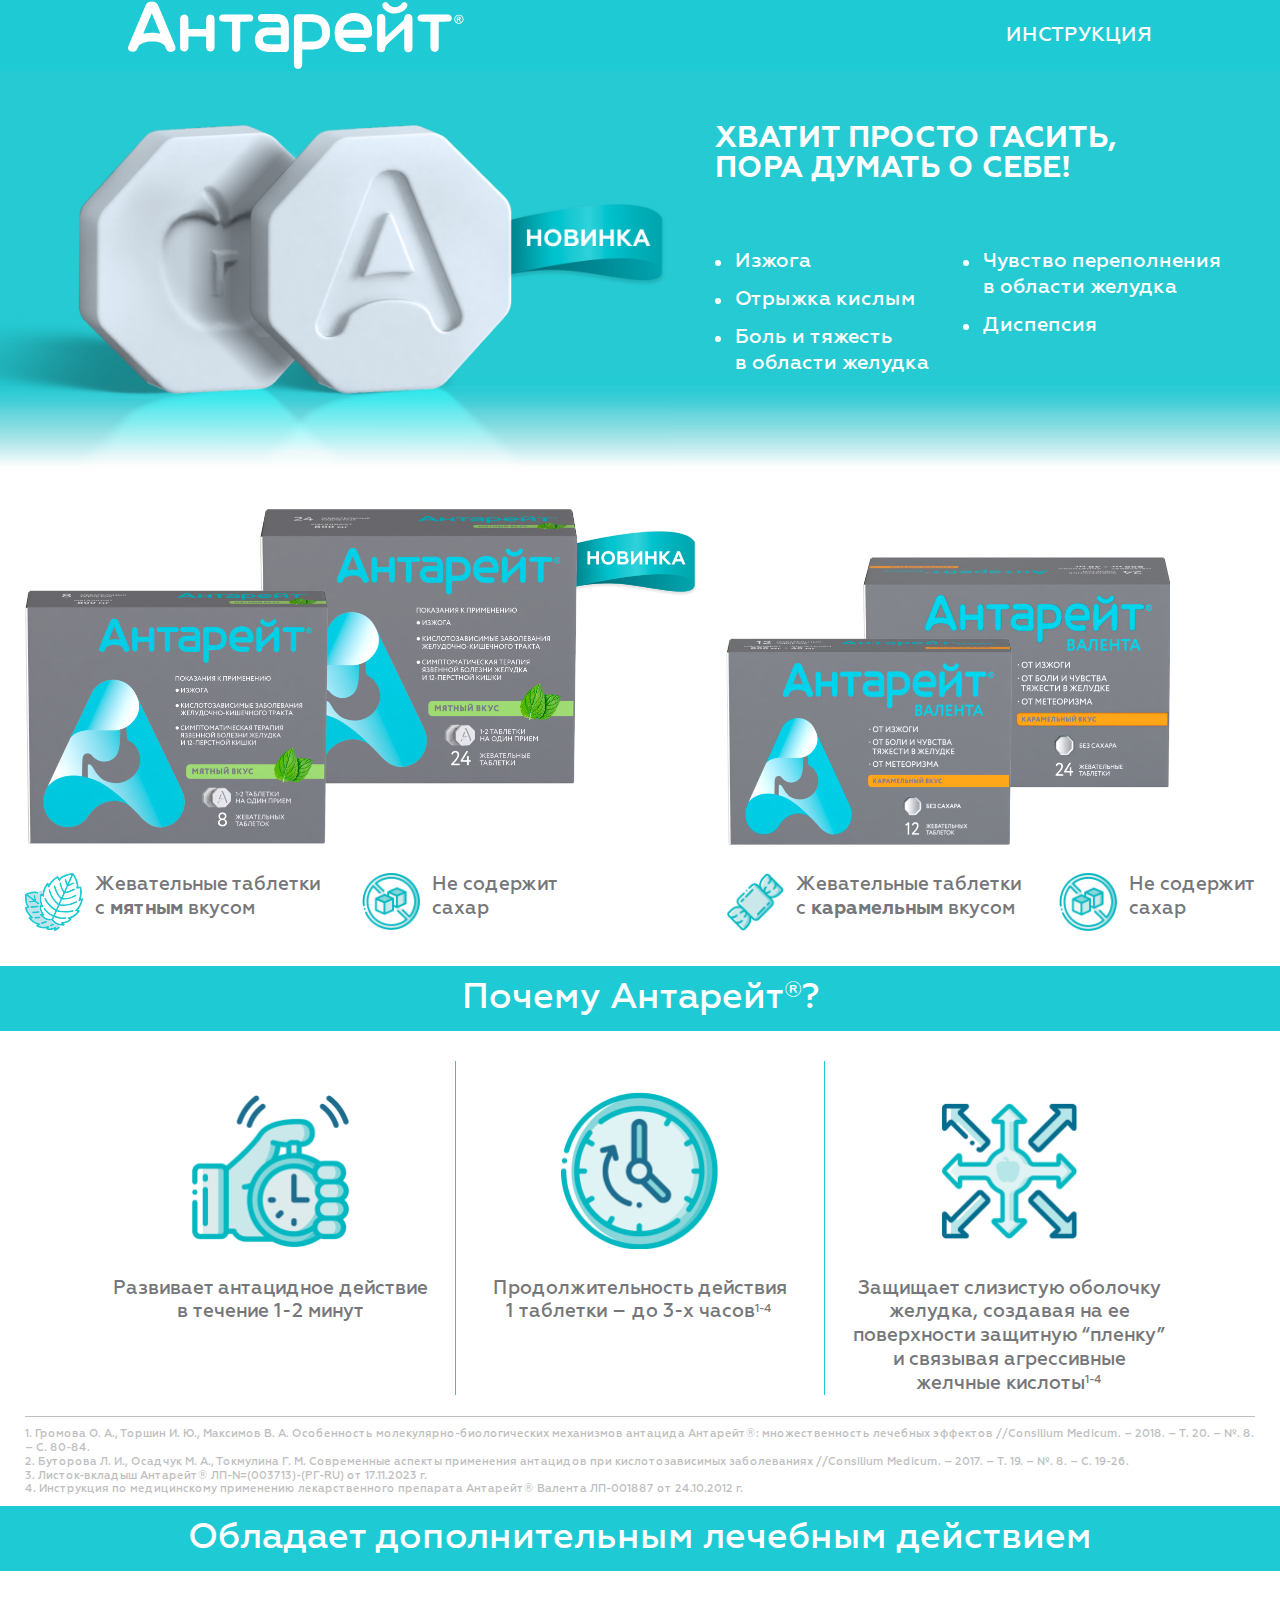
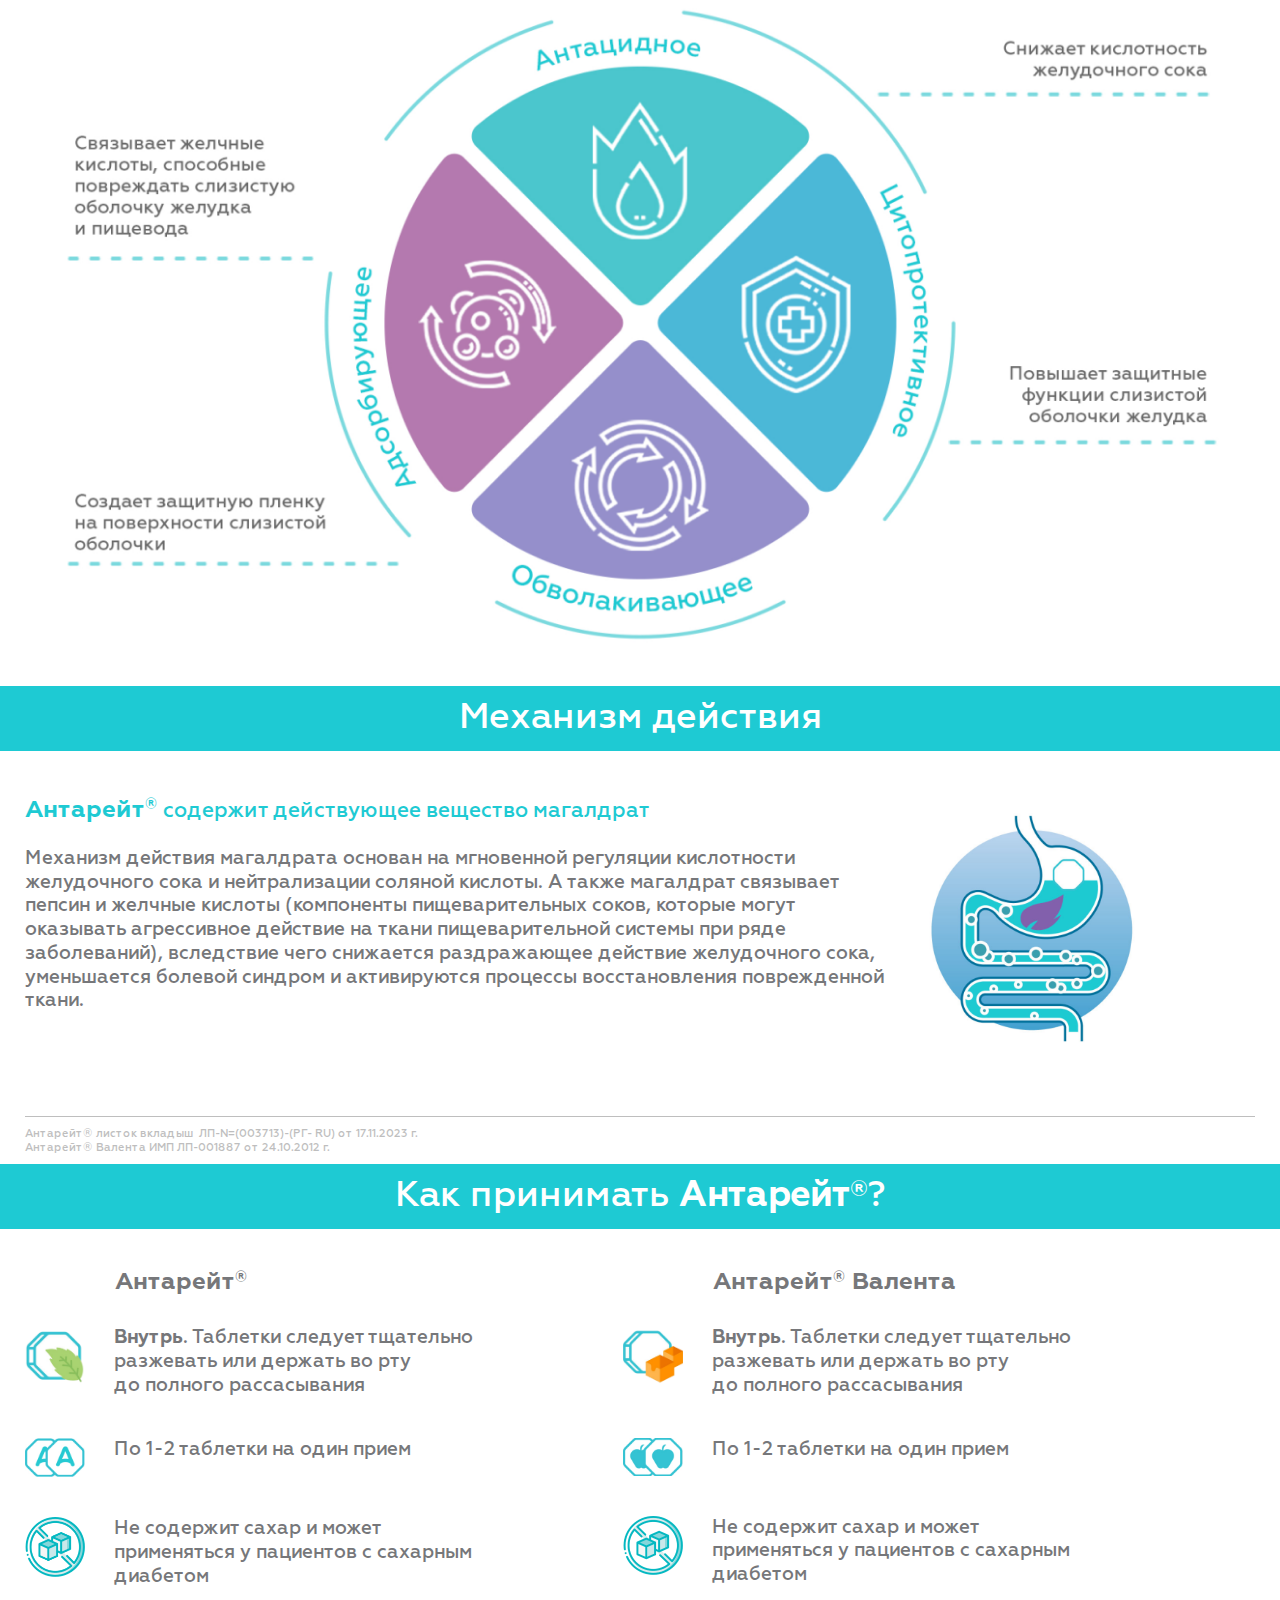
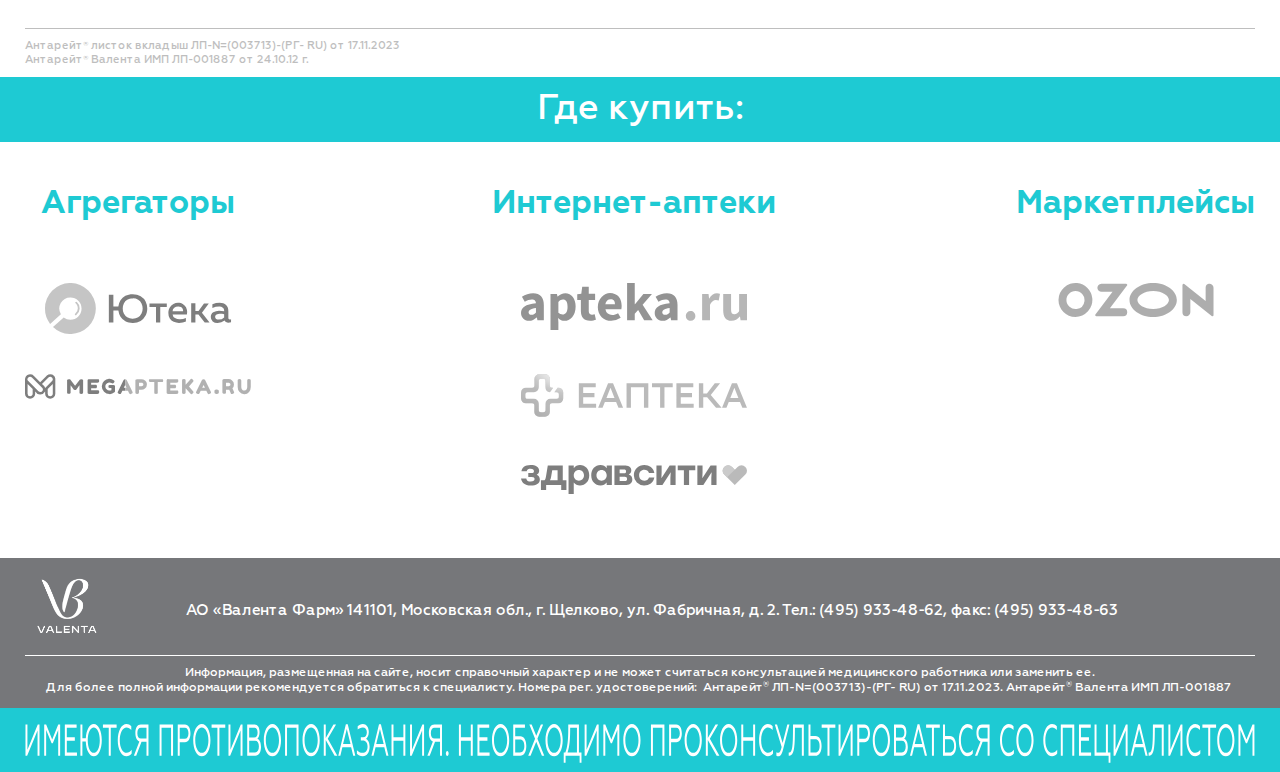
<file: v1/index.html>
<!DOCTYPE html>
<html lang="en">
<head>
   <meta charset="UTF-8">
   <meta name="viewport" content="width=device-width, initial-scale=1.0">
   <title>Антарейт</title>
   <link rel="stylesheet" href="css/styles.css"/>
</head>
<body>
   <header>
      <div class="container">
         <div class="header-logo">
            <img src="img/logo.svg" alt="лого" class="header-logo-img">
         </div>
         <ul class="header-menu">
            <!--li><a href="">ПРИЧИНЫ ИЗЖОГИ</a></li-->
            <li>ИНСТРУКЦИЯ
               <ul class="header-submenu">
                  <li><a href="instruction-antareit.html">Листок-вкладыш Антарейт<sup>®</sup> </a></li>
                  <li><a href="instruction-antareit-valenta.html">Инструкция Антарейт<sup>®</sup> Валента</a></li>
               </ul>
            </li>
         </ul>
		 <button class="btn-header-menu"></button>
      </div>
   </header>

   <section class="top">
      <div class="top-img">
         <img src="img/top.png" alt="Новинка">
      </div>
      <div class="top-text">
         <h1>Хватит просто гасить, пора думать о себе!</h1>
         <ul class="top-text-list styled">
            <li>Изжога</li>
            <li>Отрыжка кислым</li>
            <li>Боль и&nbsp;тяжесть  <br>в&nbsp;области желудка</li>
         </ul> 
         <ul class="top-text-list styled">
            <li>Чувство переполнения <br>в&nbsp;области желудка</li>
            <li>Диспепсия</li>
         </ul>  
      </div>
   </section>

   <section>
      <div class="container">
         <div class="packs">
            <div class="packs-left">
               <img src="img/ant-mint.png" alt="антарейт мята" class="packs-left-img">
               <div class="packs-icons">
                  <div class="packs-icon-item">
                     <img src="img/icon1.svg" alt="мята">
                     <div class="packs-icon-item-text">Жевательные таблетки с&nbsp;<b>мятным</b> вкусом</div>
                  </div>
                  <div class="packs-icon-item">
                     <img src="img/icon2.png" alt="без сахара">
                     <div class="packs-icon-item-text">Не&nbsp;содержит <br>сахар </div>
                  </div>
               </div>
            </div>
            <div class="packs-right">
               <img src="img/ant-valenta.png" alt="антарейт мята" class="packs-right-img">
               <div class="packs-icons">
                  <div class="packs-icon-item">
                     <img src="img/icon3.png" alt="карамель">
                     <div class="packs-icon-item-text">Жевательные таблетки с&nbsp;<b>карамельным</b> вкусом</div>
                  </div>
                  <div class="packs-icon-item">
                     <img src="img/icon2.png" alt="без сахара">
                     <div class="packs-icon-item-text">Не&nbsp;содержит <br>сахар </div>
                  </div>
               </div>
            </div>
         </div>
      </div>
   </section>

   <section class="section-title">
      <h2>Почему Антарейт<sup>®</sup>?</h2>
   </section>
 

   <section>
      <div class="container">
         <div class="why">
            <div class="why-item">
               <img src="img/icon-big1.png" alt="timer">
               <p>Развивает антацидное действие в&nbsp;течение  <nobr>1-2</nobr>&nbsp;минут </p>
            </div>
            <div class="why-item">
               <img src="img/icon-big2.png" alt="time">
               <p>Продолжительность действия 1&nbsp;таблетки&nbsp;–&nbsp;до&nbsp;<nobr>3-х</nobr>&nbsp;часов<sup>1-4</sup></p>
            </div>
            <div class="why-item">
               <img src="img/icon-big3.png" alt="защита">
               <p>Защищает слизистую оболочку желудка, создавая&nbsp;на&nbsp;ее поверхности защитную “пленку” и&nbsp;связывая агрессивные желчные&nbsp;кислоты<sup>1-4</sup></p>
            </div>
          </div>
		  <div class="notes">
		  1. Громова О. А., Торшин И. Ю., Максимов В. А. Особенность молекулярно-биологических механизмов антацида Антарейт®: множественность лечебных эффектов //Consilium Medicum. – 2018. – Т. 20. – №. 8. – С. 80-84.<br>
			2. Буторова Л. И., Осадчук М. А., Токмулина Г. М. Современные аспекты применения антацидов при кислотозависимых заболеваниях //Consilium Medicum. – 2017. – Т. 19. – №. 8. – С. 19-26.<br>
			3. Листок-вкладыш Антарейт® ЛП-N=(003713)-(РГ-RU) от 17.11.2023 г.<br>
			4. Инструкция по медицинскому применению лекарственного препарата Антарейт® Валента ЛП-001887 от 24.10.2012 г.
		 </div>
      </div>
   </section>

   <section class="section-title">
      <h2>Обладает дополнительным лечебным действием</h2>
   </section>

   <section>
      <div class="container">
         <div class="diag">
            <picture class="diag-picture">
               <source media="(max-width:768px)" srcset="img/diag-mob.jpg">
               <img src="img/diag.jpg" alt="diagramm">
             </picture> 
             <ul class="styled diag-list">
               <li class="color1">Снижает кислотность желудочного сока</li>
               <li class="color2">Повышает защитные функции слизистой оболочки желудка</li>
               <li class="color3">Помогает устранить метеоризм</li>
               <li class="color4">Создает защитную пленку на поверхности слизистой оболочки</li>
               <li class="color5">Связывает желчные кислоты, способные повреждать слизистую оболочку желудка и пищевода</li>
             </ul>
         </div>
      </div>
   </section>

   <section class="section-title">
      <h2>Механизм действия</h2>
   </section>

   <section>
      <div class="container">
         <div class="mehanism">
            <div class="mehanism-left">
               <p class="color-main mehanism-title"><b>Антарейт<sup class="reg">&reg;</sup></b> содержит действующее вещество магалдрат </p>
               <p>Механизм действия магалдрата основан на&nbsp;мгновенной регуляции кислотности желудочного сока и&nbsp;нейтрализации соляной кислоты. А&nbsp;также магалдрат связывает пепсин и&nbsp;желчные кислоты (компоненты пищеварительных соков, которые могут оказывать агрессивное действие на&nbsp;ткани пищеварительной системы при ряде заболеваний), вследствие чего снижается раздражающее действие желудочного сока, уменьшается болевой синдром и&nbsp;активируются процессы восстановления поврежденной ткани. </p>
            </div>
            <div class="mehanism-img">
 
               <picture >
                  <source media="(max-width:768px)" srcset="img/stomach-mob.png">
                  <img src="img/stomach.png" alt="желудок">
                </picture> 
            </div>
     
         </div>
         <div class="notes">Антарейт® листок вкладыш  ЛП-N=(003713)-(PГ- RU) от 17.11.2023 г.<br>
            Антарейт® Валента ИМП ЛП-001887 от 24.10.2012 г.
         </div>
      </div>

   </section>

   <section class="section-title">
      <h2>Как принимать <b>Антарейт<sup>®</sup></b>?</h2>
   </section>

   <section>
      <div class="container">
         <div class="how">
            <div class="how-column">
               <h3 class="how-title">Антарейт<sup>®</sup> </h3>
               <div class="how-list">
                  <div class="how-item">
                     <img src="img/icon-color-1.jpg" alt="внутрь">
                     <div class="how-item-text"><b>Внутрь</b>. Таблетки следует тщательно разжевать или держать во&nbsp;рту до&nbsp;полного рассасывания</div>
                  </div>
                  <div class="how-item">
                     <img src="img/icon-tab.jpg" alt="15 лет">
                     <div class="how-item-text">По 1-2 таблетки на&nbsp;один прием</div>
                  </div>
                  <div class="how-item">
                     <img src="img/icon2.png" alt="без сахара">
                     <div class="how-item-text">Не содержит сахар и&nbsp;может применяться у&nbsp;пациентов с&nbsp;сахарным диабетом</div>
                  </div>
               </div>
            </div>
            <div class="how-column">
               <h3 class="how-title">Антарейт<sup>®</sup> Валента</h3>
               <div class="how-list">
                  <div class="how-item">
                     <img src="img/icon-color-4.jpg" alt="внутрь">
                     <div class="how-item-text"><b>Внутрь</b>. Таблетки следует тщательно разжевать или держать во&nbsp;рту до&nbsp;полного рассасывания</div>
                  </div>
                  <div class="how-item">
                     <img src="img/icon-apple.jpg" alt="12 лет">
                     <div class="how-item-text">По 1-2 таблетки на&nbsp;один прием</div>
                  </div>
                  <div class="how-item">
                     <img src="img/icon2.png" alt="без сахара">
                     <div class="how-item-text">Не содержит сахар и&nbsp;может применяться у&nbsp;пациентов с&nbsp;сахарным диабетом</div>
                  </div>
               </div>
            </div>
            <div class="notes">Антарейт<sup>®</sup> листок вкладыш ЛП-N=(003713)-(PГ- RU) от 17.11.2023<br> Антарейт<sup>®</sup> Валента ИМП ЛП-001887 от 24.10.12 г.</div>
         </div>
      </div>
   </section>
 
   <section class="section-title">
      <h2>Где купить:</h2>
   </section>

   <section>
      <div class="container">
         <div class="apteki-wrapper">
            <div class="apteki-group">
               <div class="apteki-title">Агрегаторы</div>
               <div class="apteki-item">
                  <a id="apteki-uteka" href="https://uteka.ru/lekarstvennye-sredstva/zheludochno-kishechnye-sredstva/antareyt-valenta/" target="_blank">
                     <img src="img/uteka.ru.min.svg" alt="uteka.ru"/>
                  </a>
               </div>
               <div class="apteki-item">
                  <a id="apteki-megapteka" href="https://megapteka.ru/moskva/antarejt" target="_blank">
                     <img src="img/megapteka.ru.min.svg" alt="megapteka.ru"/>
                  </a>
               </div>
            </div>
            <div class="apteki-group">
               <div class="apteki-title">Интернет-аптеки</div>
               <div class="apteki-item">
                  <a id="apteki-apteka" href="https://apteka.ru/search/?q=%D0%B0%D0%BD%D1%82%D0%B0%D1%80%D0%B5%D0%B9%D1%82" target="_blank">
                     <img src="img/apteka.ru.min.svg" alt="apteka.ru"/>
                  </a>
               </div>
               <div class="apteki-item">
                  <a id="apteki-eapteka" href="https://www.eapteka.ru/goods/brand/antareyt/" target="_blank">
                     <img src="img/eapteka.ru.min.svg" alt="eapteka.ru"/>
                  </a>
               </div>
               <div class="apteki-item">
                  <a id="apteki-zdravcity" href="https://zdravcity.ru/g_antarejt/" target="_blank">
                     <img src="img/zdravcity.ru.min.svg" alt="zdravcity.ru"/>
                  </a>
               </div>
            </div>
            <div class="apteki-group">
               <div class="apteki-title">Маркетплейсы</div>
               <div class="apteki-item">
                  <a id="apteki-ozon" href="https://www.ozon.ru/category/pri-yazve-i-gastrite-30039/antareyt-139578865/" target="_blank">
                     <img src="img/ozon.ru.min.svg" alt="ozon.ru"/>
                  </a>
               </div>
            </div>
         </div>
      </div>
   </section>

   <section class="footer-grey">
      <div class="container">
         <div class="footer-wrapper">
            <img src="img/logo-valenta.png" alt="valenta" class="footer-logo">
            <div class="footer-contacts">АО «Валента Фарм» 141101,  Московская обл., г. Щелково, ул. Фабричная, д. 2. <nobr>Тел.: (495) 933-48-62</nobr>, <nobr>факс: (495) 933-48-63</nobr></div>
         </div>
         

         <p class="footer-notes">Информация, размещенная на сайте, носит справочный характер и не может считаться консультацией медицинского работника или заменить ее. </p> 
         <p class="footer-notes">Для более полной информации рекомендуется обратиться к специалисту. Номера рег. удостоверений:  Антарейт<sup>®</sup> ЛП-N=(003713)-(PГ- RU) от 17.11.2023. Антарейт<sup>®</sup> Валента ИМП ЛП-001887 </p> 
      </div>
   </section>

   <section class="footer-green">
      <div class="container">
 
         <picture >
            <source media="(max-width:768px)" srcset="img/legal-mob.svg">
            <img src="img/legal.svg" alt="имеются противопоказания. необходимо проконсультироваться со специалистом" class="legal">
          </picture> 
      </div>
   </section>


   <script src="js/script.js"></script>

 </body>
 </html>
</file>
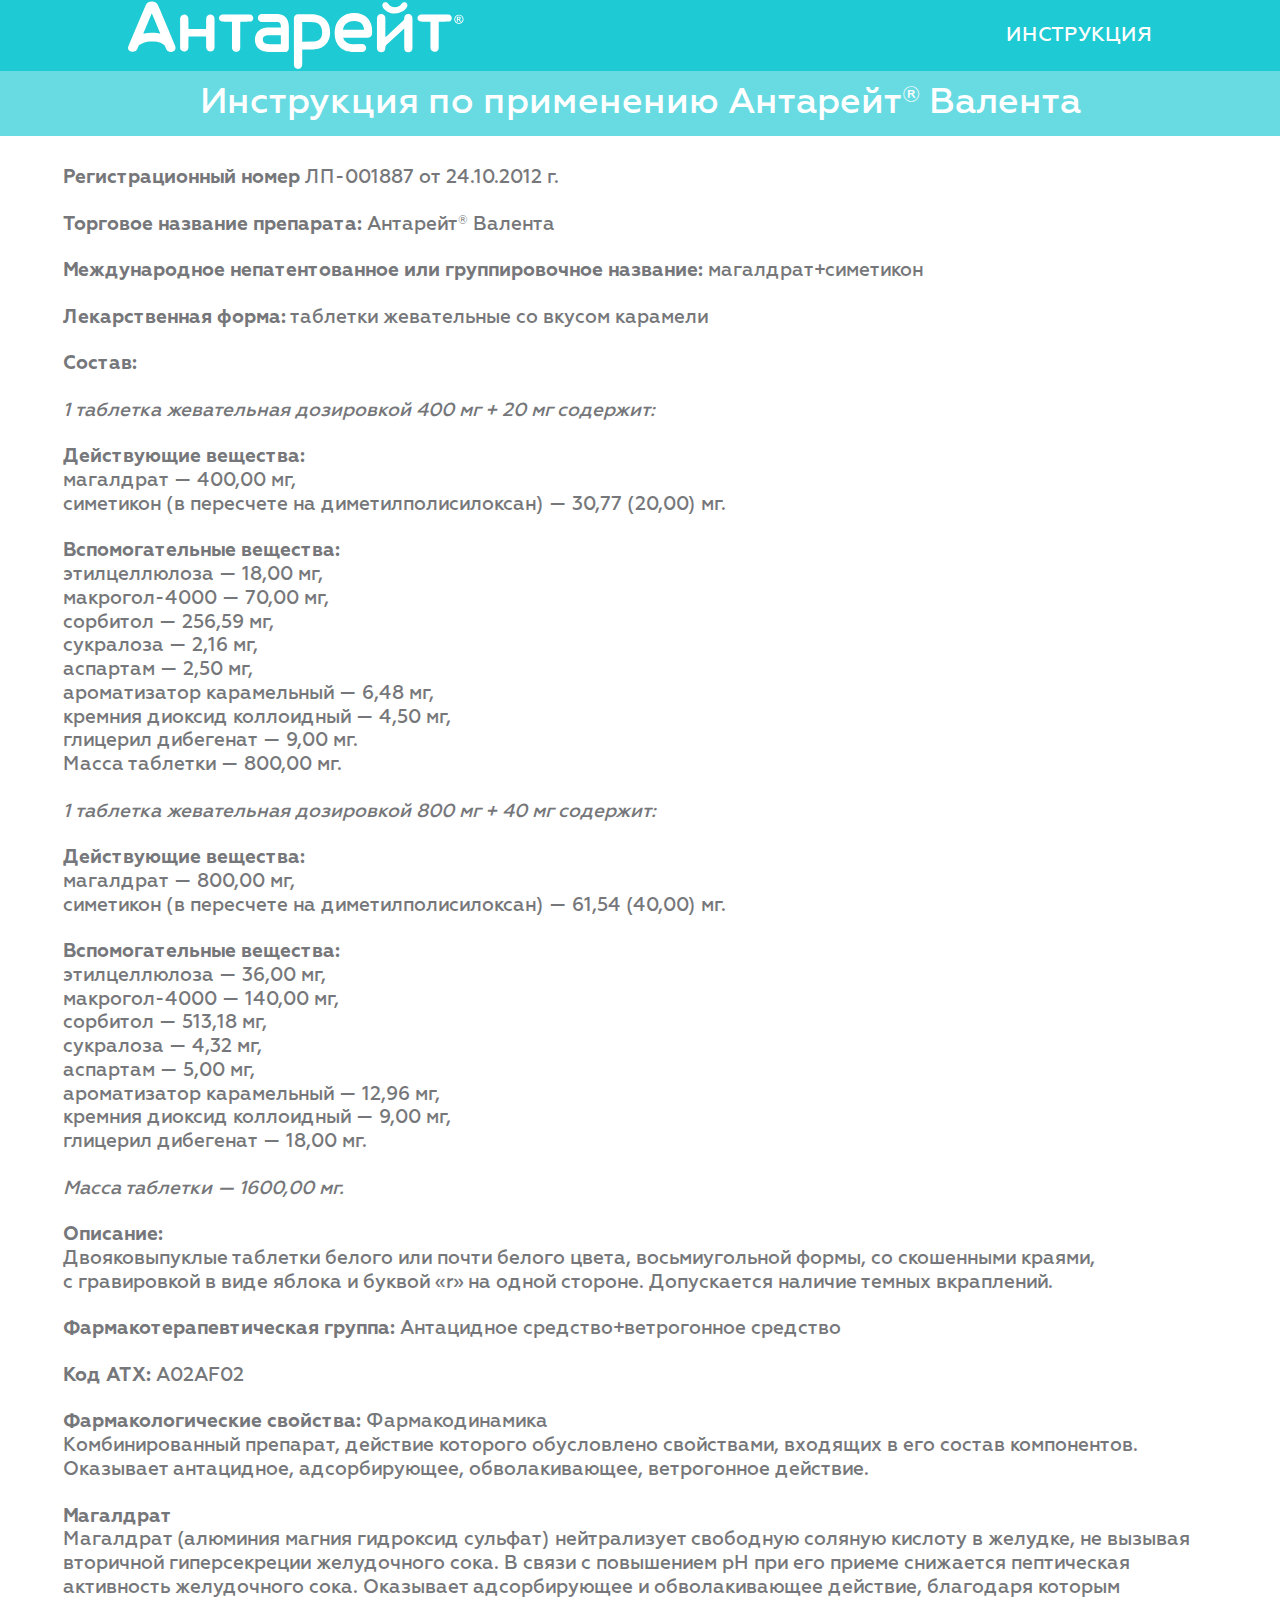
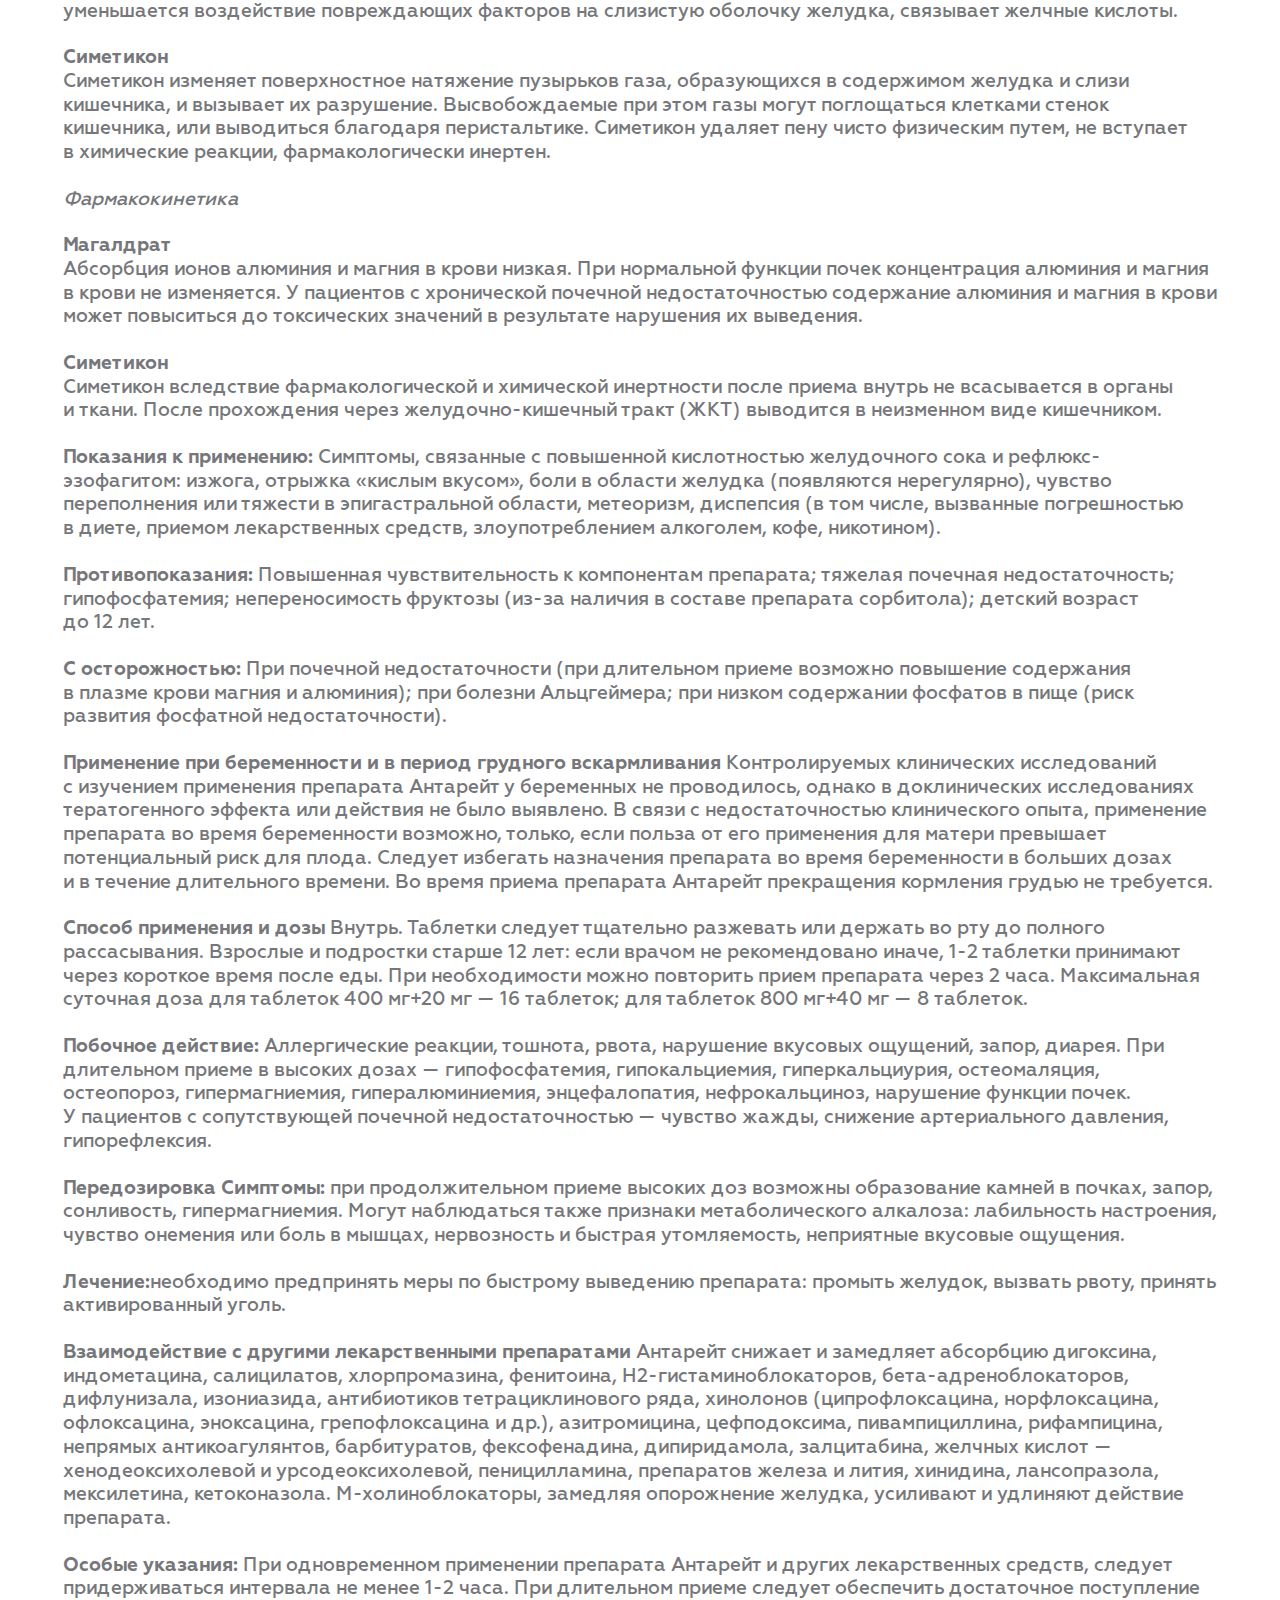
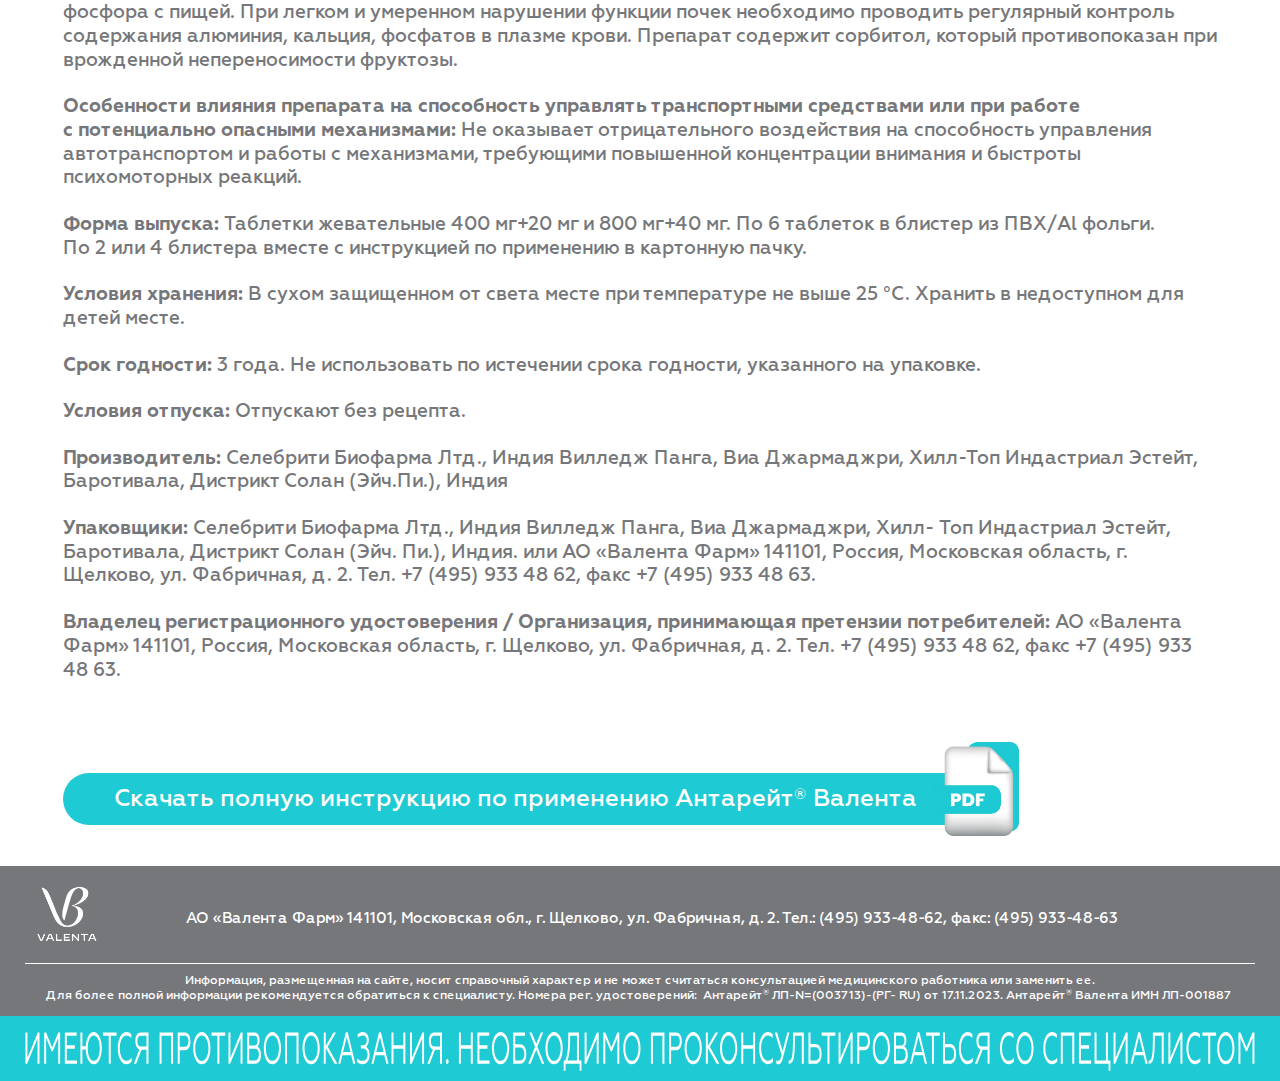
<file: v1/instruction-antareit-valenta.html>
<!DOCTYPE html>
<html lang="en">
<head>
   <meta charset="UTF-8">
   <meta name="viewport" content="width=device-width, initial-scale=1.0">
   <title>Антарейт</title>
   <link rel="stylesheet" href="css/styles.css"/>
</head>
<body>
   <header>
      <div class="container">
         <div class="header-logo">
            <img src="img/logo.svg" alt="лого" class="header-logo-img">
         </div>
         <ul class="header-menu">
            <!--li><a href="">ПРИЧИНЫ ИЗЖОГИ</a></li-->
            <li>ИНСТРУКЦИЯ
               <ul class="header-submenu">
                  <li><a href="instruction-antareit.html">Листок-вкладыш Антарейт<sup>®</sup> </a></li>
                  <li><a href="instruction-antareit-valenta.html">Инструкция Антарейт<sup>®</sup> Валента</a></li>
               </ul>
            </li>
         </ul>
		 <button class="btn-header-menu"></button>
      </div>
   </header>


   <section class="section-title bg-light-green">
      <h2>Инструкция по применению Антарейт<sup>®</sup> Валента </h2>
   </section>
   <section>
      <div class="container instruction">
      
      <p><b>Регистрационный номер</b> ЛП-001887 от&nbsp;24.10.2012&nbsp;г.</p>
      
      <p><b>Торговое название препарата:</b> Антарейт<sup class="reg">&reg;</sup> Валента</p>
      
      <p><b>Международное непатентованное или группировочное название:</b> магалдрат+симетикон</p>
      
      <p><b>Лекарственная форма:</b> таблетки жевательные со&nbsp;вкусом карамели</p>
      
      <p><b>Состав:</b></p> 
      <p><i>1&nbsp;таблетка жевательная дозировкой 400&nbsp;мг + 20&nbsp;мг содержит:</i></p>
      
      
      <p><b>Действующие вещества:</b> <br>
      магалдрат&nbsp;&mdash; 400,00&nbsp;мг, <br>
      симетикон (в&nbsp;пересчете на&nbsp;диметилполисилоксан)&nbsp;&mdash; 30,77 (20,00) мг. </p>
      
      <p> <b>Вспомогательные вещества:</b> <br>
      этилцеллюлоза&nbsp;&mdash; 18,00&nbsp;мг, <br>
      макрогол-4000&nbsp;&mdash; 70,00&nbsp;мг, <br>
      сорбитол&nbsp;&mdash; 256,59&nbsp;мг, <br>
      сукралоза&nbsp;&mdash; 2,16&nbsp;мг, <br>
      аспартам&nbsp;&mdash; 2,50&nbsp;мг, <br>
      ароматизатор карамельный&nbsp;&mdash; 6,48&nbsp;мг, <br>
      кремния диоксид коллоидный&nbsp;&mdash; 4,50&nbsp;мг, <br>
      глицерил дибегенат&nbsp;&mdash; 9,00&nbsp;мг. <br>
      Масса таблетки&nbsp;&mdash; 800,00&nbsp;мг.</p>
      
      <p><i>1&nbsp;таблетка жевательная дозировкой 800&nbsp;мг + 40&nbsp;мг содержит:</i></p>
      
      <p><b>Действующие вещества:</b> <br>
      магалдрат&nbsp;&mdash; 800,00&nbsp;мг, <br>
      симетикон (в&nbsp;пересчете на&nbsp;диметилполисилоксан)&nbsp;&mdash; 61,54 (40,00) мг.</p>
      
      <p><b>Вспомогательные вещества: </b> <br>
      этилцеллюлоза&nbsp;&mdash; 36,00&nbsp;мг, <br>
      макрогол-4000&nbsp;&mdash; 140,00&nbsp;мг, <br>
      сорбитол&nbsp;&mdash; 513,18&nbsp;мг, <br>
      сукралоза&nbsp;&mdash; 4,32&nbsp;мг, <br>
      аспартам&nbsp;&mdash; 5,00&nbsp;мг, <br>
      ароматизатор карамельный&nbsp;&mdash; 12,96&nbsp;мг, <br>
      кремния диоксид коллоидный&nbsp;&mdash; 9,00&nbsp;мг, <br>
      глицерил дибегенат&nbsp;&mdash; 18,00&nbsp;мг.</p>
      
      <p><i>Масса таблетки&nbsp;&mdash; 1600,00&nbsp;мг.</i></p>
      
      <p><b>Описание:</b> <br>
      Двояковыпуклые таблетки белого или почти белого цвета, восьмиугольной формы, со&nbsp;скошенными краями, с&nbsp;гравировкой в&nbsp;виде яблока и&nbsp;буквой &laquo;r&raquo; на&nbsp;одной стороне. Допускается наличие темных вкраплений.</p>
      
      <p><b>Фармакотерапевтическая группа:</b> Антацидное средство+ветрогонное средство</p>
      
      <p><b>Код АТХ:</b> A02AF02</p>
      
      <p><b>Фармакологические свойства:</b> Фармакодинамика<br>Комбинированный препарат, действие которого обусловлено свойствами, входящих в&nbsp;его состав компонентов. 
      Оказывает антацидное, адсорбирующее, обволакивающее, ветрогонное действие.</p>
      
      <p><b>Магалдрат</b> <br>
      Магалдрат (алюминия магния гидроксид сульфат) нейтрализует свободную соляную кислоту в&nbsp;желудке, не&nbsp;вызывая вторичной гиперсекреции желудочного сока. В&nbsp;связи с&nbsp;повышением рН&nbsp;при его приеме снижается пептическая активность желудочного сока. Оказывает адсорбирующее и&nbsp;обволакивающее действие, благодаря которым уменьшается воздействие повреждающих факторов на&nbsp;слизистую оболочку желудка, связывает желчные кислоты.</p>
      
      <p><b>Симетикон</b><br>
      Симетикон изменяет поверхностное натяжение пузырьков газа, образующихся в&nbsp;содержимом желудка и&nbsp;слизи 
      кишечника, и&nbsp;вызывает их&nbsp;разрушение. Высвобождаемые при этом газы могут поглощаться клетками стенок 
      кишечника, или выводиться благодаря перистальтике. Симетикон удаляет пену чисто физическим путем, не&nbsp;вступает 
      в&nbsp;химические реакции, фармакологически инертен.</p>
      
      <p><i>Фармакокинетика</i></p>
      <p><b>Магалдрат</b><br>
      Абсорбция ионов алюминия и&nbsp;магния в&nbsp;крови низкая. При нормальной функции почек концентрация алюминия и&nbsp;магния 
      в&nbsp;крови не&nbsp;изменяется. У&nbsp;пациентов с&nbsp;хронической почечной недостаточностью содержание алюминия и&nbsp;магния в&nbsp;крови может повыситься до&nbsp;токсических значений в&nbsp;результате нарушения их&nbsp;выведения.</p>
      
      <p><b>Симетикон</b><br>
      Симетикон вследствие фармакологической и&nbsp;химической инертности после приема внутрь не&nbsp;всасывается в&nbsp;органы и&nbsp;ткани. После прохождения через желудочно-кишечный тракт (ЖКТ) выводится в&nbsp;неизменном виде кишечником.</p>
      
      <p><b>Показания к&nbsp;применению:</b> Симптомы, связанные с&nbsp;повышенной кислотностью желудочного сока и&nbsp;рефлюкс-эзофагитом: изжога, отрыжка &laquo;кислым вкусом&raquo;, боли в&nbsp;области желудка (появляются нерегулярно), чувство переполнения или тяжести 
      в&nbsp;эпигастральной области, метеоризм, диспепсия (в&nbsp;том числе, вызванные погрешностью в&nbsp;диете, приемом лекарственных средств, злоупотреблением алкоголем, кофе, никотином).</p>
      
      <p><b>Противопоказания:</b> Повышенная чувствительность к&nbsp;компонентам препарата; тяжелая почечная недостаточность; гипофосфатемия; непереносимость фруктозы (из-за наличия в&nbsp;составе препарата сорбитола); детский возраст до&nbsp;12&nbsp;лет.</p>
      
      <p><b>С&nbsp;осторожностью:</b> При почечной недостаточности (при длительном приеме возможно повышение содержания в&nbsp;плазме крови магния и&nbsp;алюминия); при болезни Альцгеймера; при низком содержании фосфатов в&nbsp;пище (риск развития фосфатной недостаточности).</p>
      
      <p><b>Применение при беременности и&nbsp;в&nbsp;период грудного вскармливания</b> Контролируемых клинических исследований 
      с&nbsp;изучением применения препарата Антарейт у&nbsp;беременных не&nbsp;проводилось, однако в&nbsp;доклинических исследованиях тератогенного эффекта или действия не&nbsp;было выявлено. В&nbsp;связи с&nbsp;недостаточностью клинического опыта, применение препарата во&nbsp;время беременности возможно, только, если польза от&nbsp;его применения для матери превышает 
      потенциальный риск для плода. Следует избегать назначения препарата во&nbsp;время беременности в&nbsp;больших дозах и&nbsp;в&nbsp;течение длительного времени. Во&nbsp;время приема препарата Антарейт прекращения кормления грудью не&nbsp;требуется.</p>
      
      <p><b>Способ применения и&nbsp;дозы</b> Внутрь. Таблетки следует тщательно разжевать или держать во&nbsp;рту до&nbsp;полного рассасывания. Взрослые и&nbsp;подростки старше 12&nbsp;лет: если врачом не&nbsp;рекомендовано иначе, 1-2 таблетки принимают через короткое время после еды. При необходимости можно повторить прием препарата через 2&nbsp;часа. Максимальная суточная доза для таблеток 400 мг+20&nbsp;мг&nbsp;&mdash; 16&nbsp;таблеток; для таблеток 800 мг+40&nbsp;мг&nbsp;&mdash; 8&nbsp;таблеток.</p>
      
      <p><b>Побочное действие:</b> Аллергические реакции, тошнота, рвота, нарушение вкусовых ощущений, запор, диарея. 
      При длительном приеме в&nbsp;высоких дозах&nbsp;&mdash; гипофосфатемия, гипокальциемия, гиперкальциурия, остеомаляция, остеопороз, гипермагниемия, гипералюминиемия, энцефалопатия, нефрокальциноз, нарушение функции почек. У&nbsp;пациентов 
      с&nbsp;сопутствующей почечной недостаточностью&nbsp;&mdash; чувство жажды, снижение артериального давления, гипорефлексия.</p>
      
      <p><b>Передозировка Симптомы:</b> при продолжительном приеме высоких доз возможны образование камней в&nbsp;почках, запор, сонливость, гипермагниемия. Могут наблюдаться также признаки метаболического алкалоза: лабильность настроения, чувство онемения или боль в&nbsp;мышцах, нервозность и&nbsp;быстрая утомляемость, неприятные вкусовые ощущения. </p>
      
      <p><b>Лечение:</b>необходимо предпринять меры по&nbsp;быстрому выведению препарата: промыть желудок, вызвать рвоту, принять активированный уголь.</p>
      
      <p><b>Взаимодействие с&nbsp;другими лекарственными препаратами</b> Антарейт снижает и&nbsp;замедляет абсорбцию дигоксина, индометацина, салицилатов, хлорпромазина, фенитоина, Н2-гистаминоблокаторов, бета-адреноблокаторов, дифлунизала, изониазида, антибиотиков тетрациклинового ряда, хинолонов (ципрофлоксацина, норфлоксацина, офлоксацина, эноксацина, грепофлоксацина и&nbsp;др.), азитромицина, цефподоксима, пивампициллина, рифампицина, непрямых антикоагулянтов, барбитуратов, фексофенадина, дипиридамола, залцитабина, желчных кислот&nbsp;&mdash; хенодеоксихолевой 
      и&nbsp;урсодеоксихолевой, пеницилламина, препаратов железа и&nbsp;лития, хинидина, лансопразола, мексилетина, кетоконазола. М-холиноблокаторы, замедляя опорожнение желудка, усиливают и&nbsp;удлиняют действие препарата.</p>
      
      <p><b>Особые указания:</b> При одновременном применении препарата Антарейт и&nbsp;других лекарственных средств, следует придерживаться интервала не&nbsp;менее 1-2&nbsp;часа. При длительном приеме следует обеспечить достаточное поступление фосфора с&nbsp;пищей. При легком и&nbsp;умеренном нарушении функции почек необходимо проводить регулярный контроль содержания алюминия, кальция, фосфатов в&nbsp;плазме крови. Препарат содержит сорбитол, который противопоказан 
      при врожденной непереносимости фруктозы.</p>
      
      <p><b>Особенности влияния препарата на&nbsp;способность управлять транспортными средствами или при работе с&nbsp;потенциально опасными механизмами:</b> Не&nbsp;оказывает отрицательного воздействия на&nbsp;способность управления автотранспортом 
      и&nbsp;работы с&nbsp;механизмами, требующими повышенной концентрации внимания и&nbsp;быстроты психомоторных реакций.</p>
      
      <p><b>Форма выпуска: </b>Таблетки жевательные 400 мг+20&nbsp;мг и&nbsp;800 мг+40&nbsp;мг. По&nbsp;6&nbsp;таблеток в&nbsp;блистер из&nbsp;ПВХ/Al фольги. По&nbsp;2&nbsp;или 4&nbsp;блистера вместе с&nbsp;инструкцией по&nbsp;применению в&nbsp;картонную пачку.</p>
      
      <p><b>Условия хранения:</b> В&nbsp;сухом защищенном от&nbsp;света месте при температуре не&nbsp;выше 25&nbsp;&deg;С. Хранить в&nbsp;недоступном для детей месте.</p>
      
      <p><b>Срок годности:</b> 3&nbsp;года. Не&nbsp;использовать по&nbsp;истечении срока годности, указанного на&nbsp;упаковке.</p>
      
      <p><b>Условия отпуска:</b> Отпускают без рецепта.</p>
      
      <p><b>Производитель:</b> Селебрити Биофарма Лтд., Индия Вилледж Панга, Виа Джармаджри, Хилл-Топ Индастриал Эстейт, Баротивала, Дистрикт Солан (Эйч.Пи.), Индия</p>
      
      <p><b>Упаковщики:</b> Селебрити Биофарма Лтд., Индия Вилледж Панга, Виа Джармаджри, Хилл- Топ Индастриал Эстейт, Баротивала, Дистрикт Солан (Эйч. Пи.), Индия. или 
      АО&nbsp;&laquo;Валента Фарм&raquo; 141101, Россия, Московская область, г. Щелково, ул. Фабричная, д.&nbsp;2. Тел.&nbsp;+7 (495) 933 48&nbsp;62, факс&nbsp;+7 (495) 933 48 63.</p>
      
      <p><b>Владелец регистрационного удостоверения&nbsp;/ Организация, принимающая претензии потребителей:</b> АО&nbsp;&laquo;Валента Фарм&raquo; 141101, Россия, Московская область, г. Щелково, ул. Фабричная, д.&nbsp;2. Тел.&nbsp;+7 (495) 933 48&nbsp;62, факс&nbsp;+7 (495) 933 48 63.</p>
      
      <a class="btn-instruction" target="_blank" href="antareit-valenta.pdf">Скачать полную инструкцию по&nbsp;применению Антарейт<sup>®</sup> Валента</a>
      
      
      </div>
      </section>



   <section class="footer-grey">
      <div class="container">
         <div class="footer-wrapper">
            <img src="img/logo-valenta.png" alt="valenta" class="footer-logo">
            <div class="footer-contacts">АО «Валента Фарм» 141101,  Московская обл., г. Щелково, ул. Фабричная, д. 2. <nobr>Тел.: (495) 933-48-62</nobr>, <nobr>факс: (495) 933-48-63</nobr></div>
         </div>
         

         <p class="footer-notes">Информация, размещенная на сайте, носит справочный характер и не может считаться консультацией медицинского работника или заменить ее. </p> 
         <p class="footer-notes">Для более полной информации рекомендуется обратиться к специалисту. Номера рег. удостоверений:  Антарейт<sup>®</sup> ЛП-N=(003713)-(PГ- RU) от 17.11.2023. Антарейт<sup>®</sup> Валента ИМН ЛП-001887 </p> 
      </div>
   </section>

   <section class="footer-green">
      <div class="container">
 
         <picture >
            <source media="(max-width:768px)" srcset="img/legal-mob.svg">
            <img src="img/legal.svg" alt="имеются противопоказания. необходимо проконсультироваться со специалистом" class="legal">
          </picture> 
      </div>
   </section>


   <script src="js/script.js"></script>

 </body>
 </html>
</file>
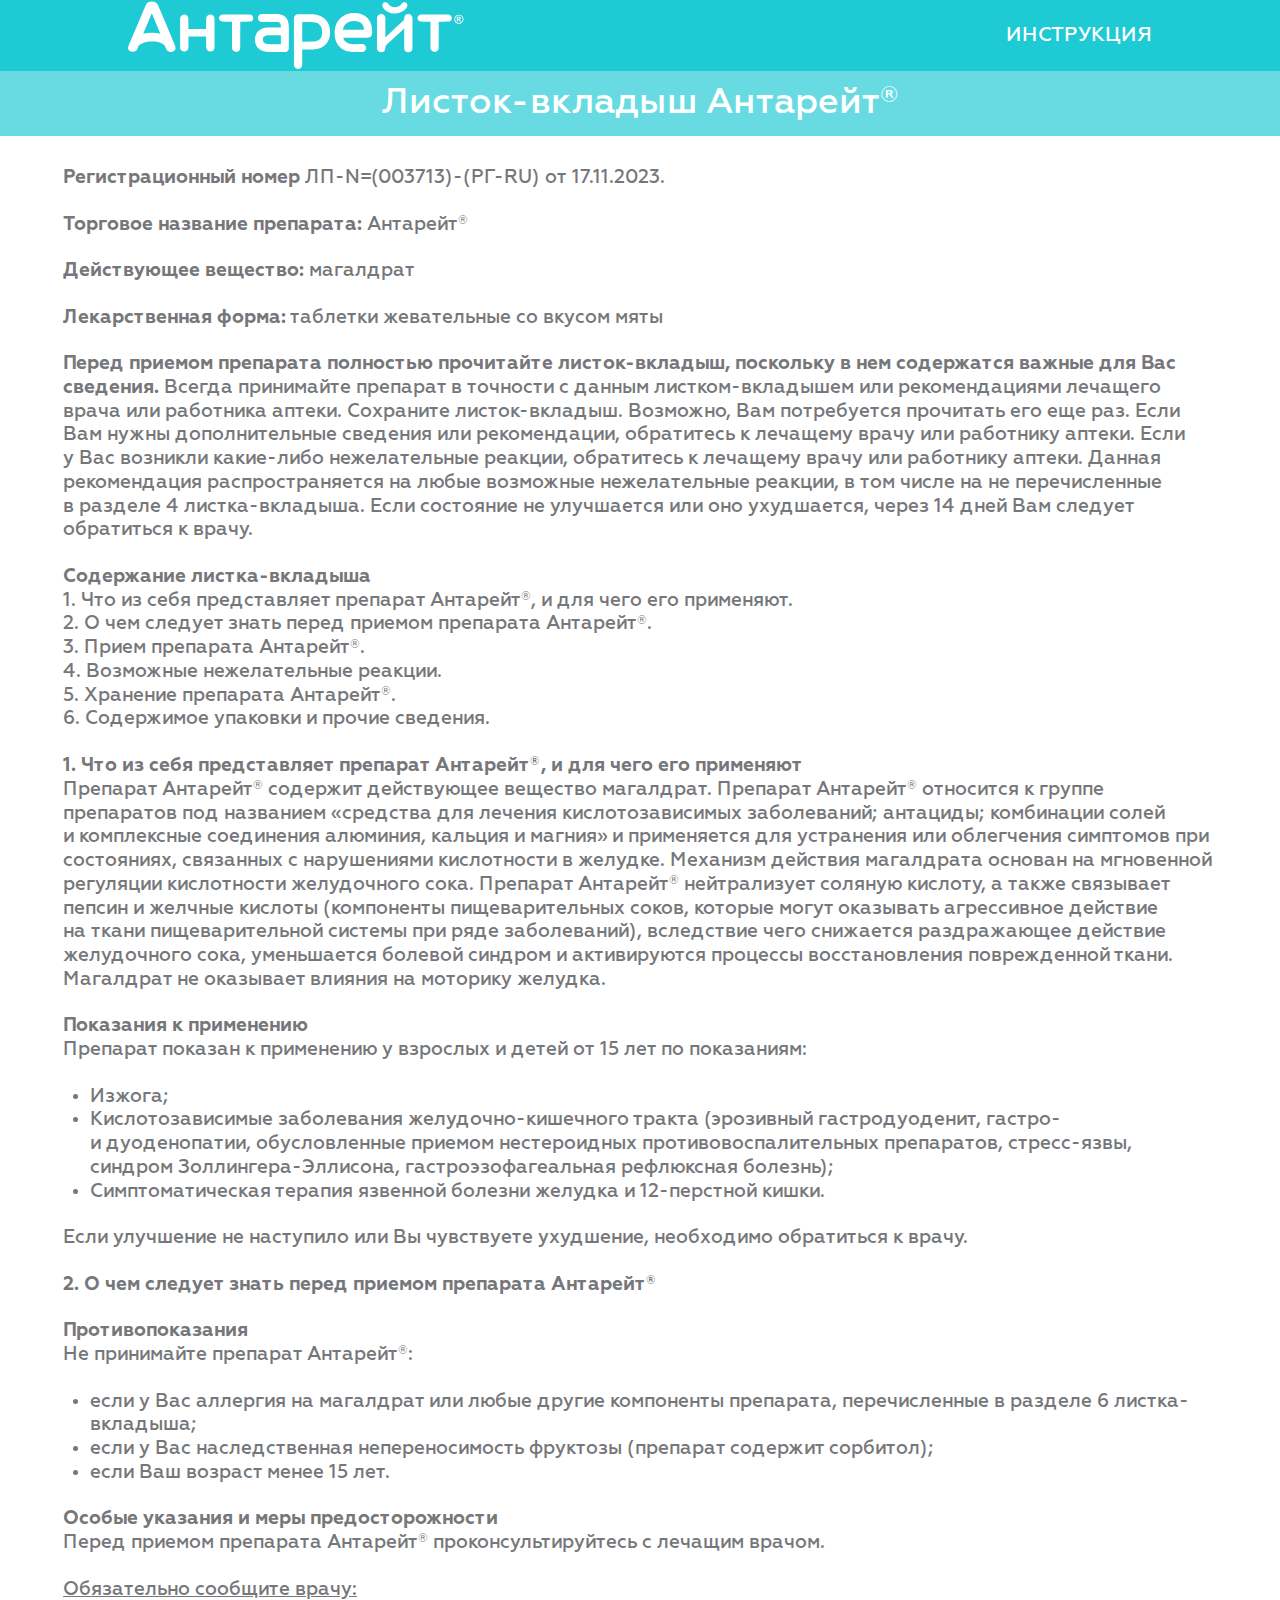
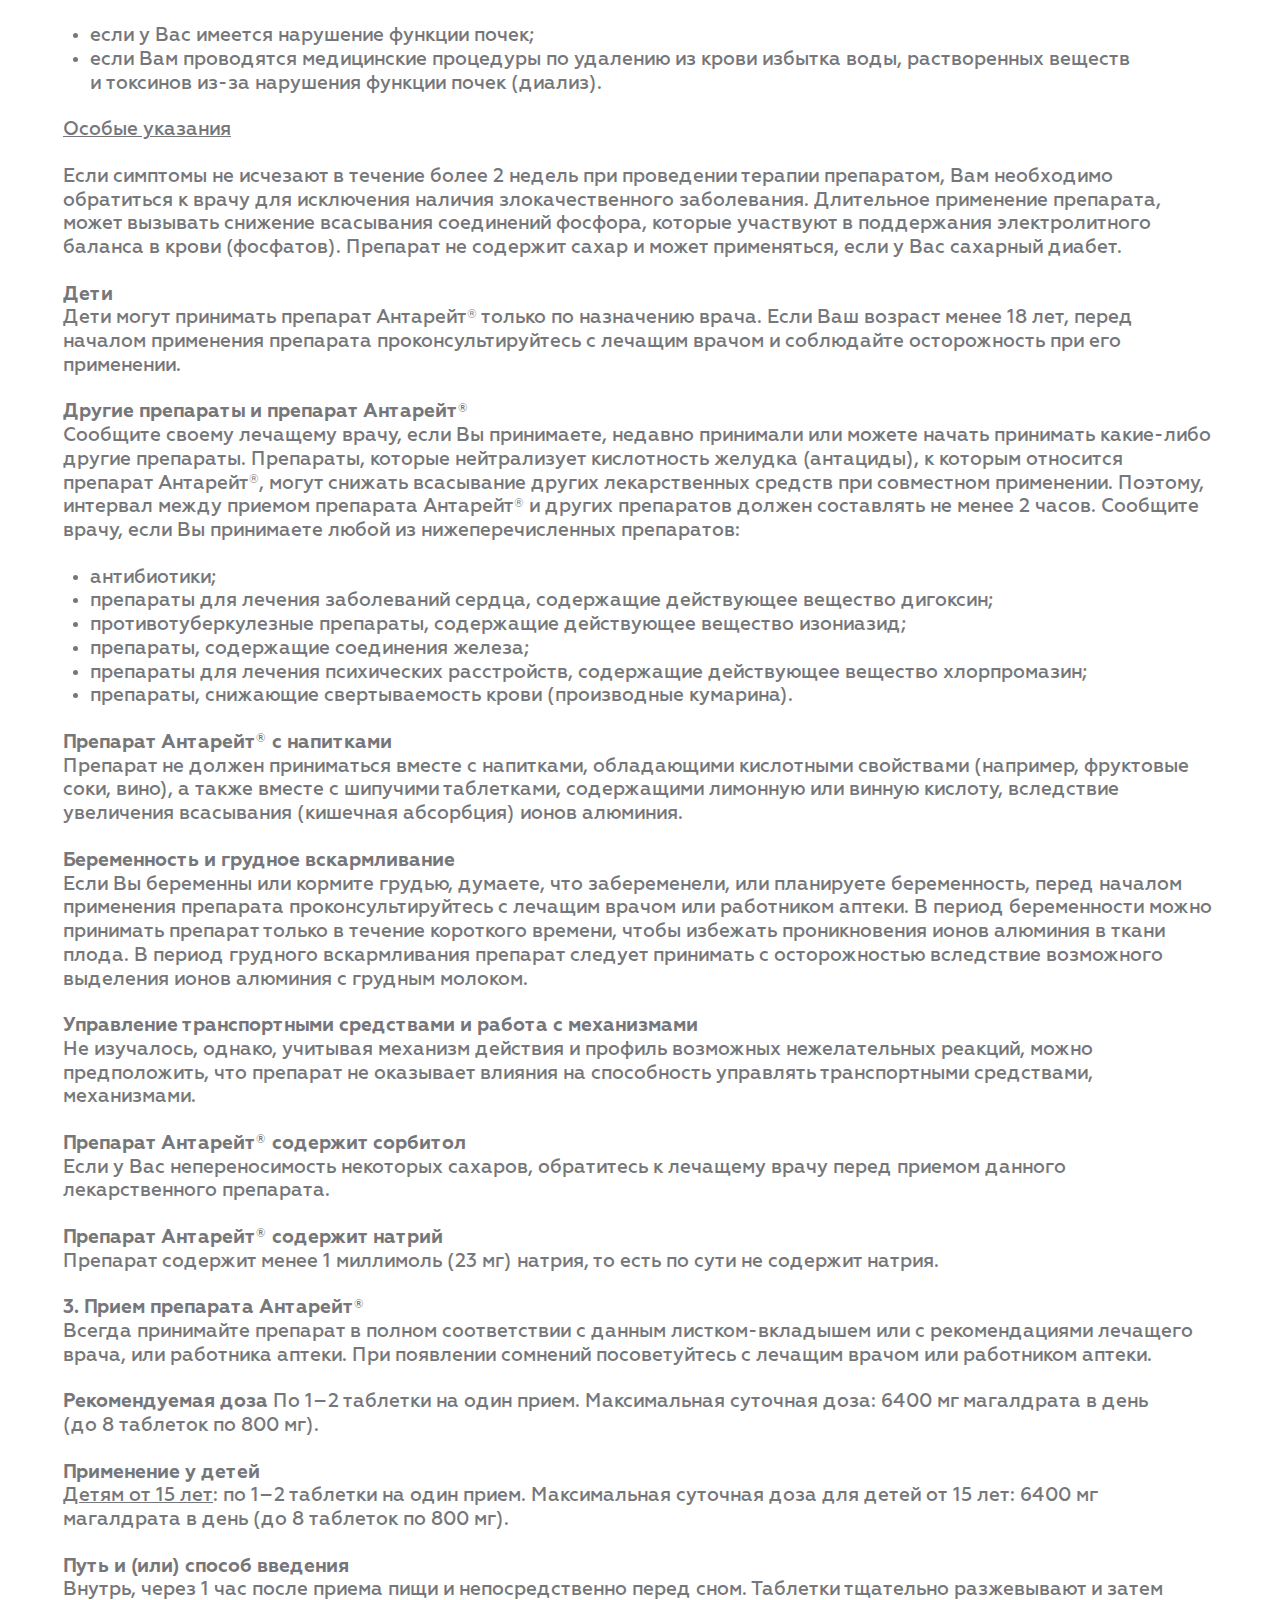
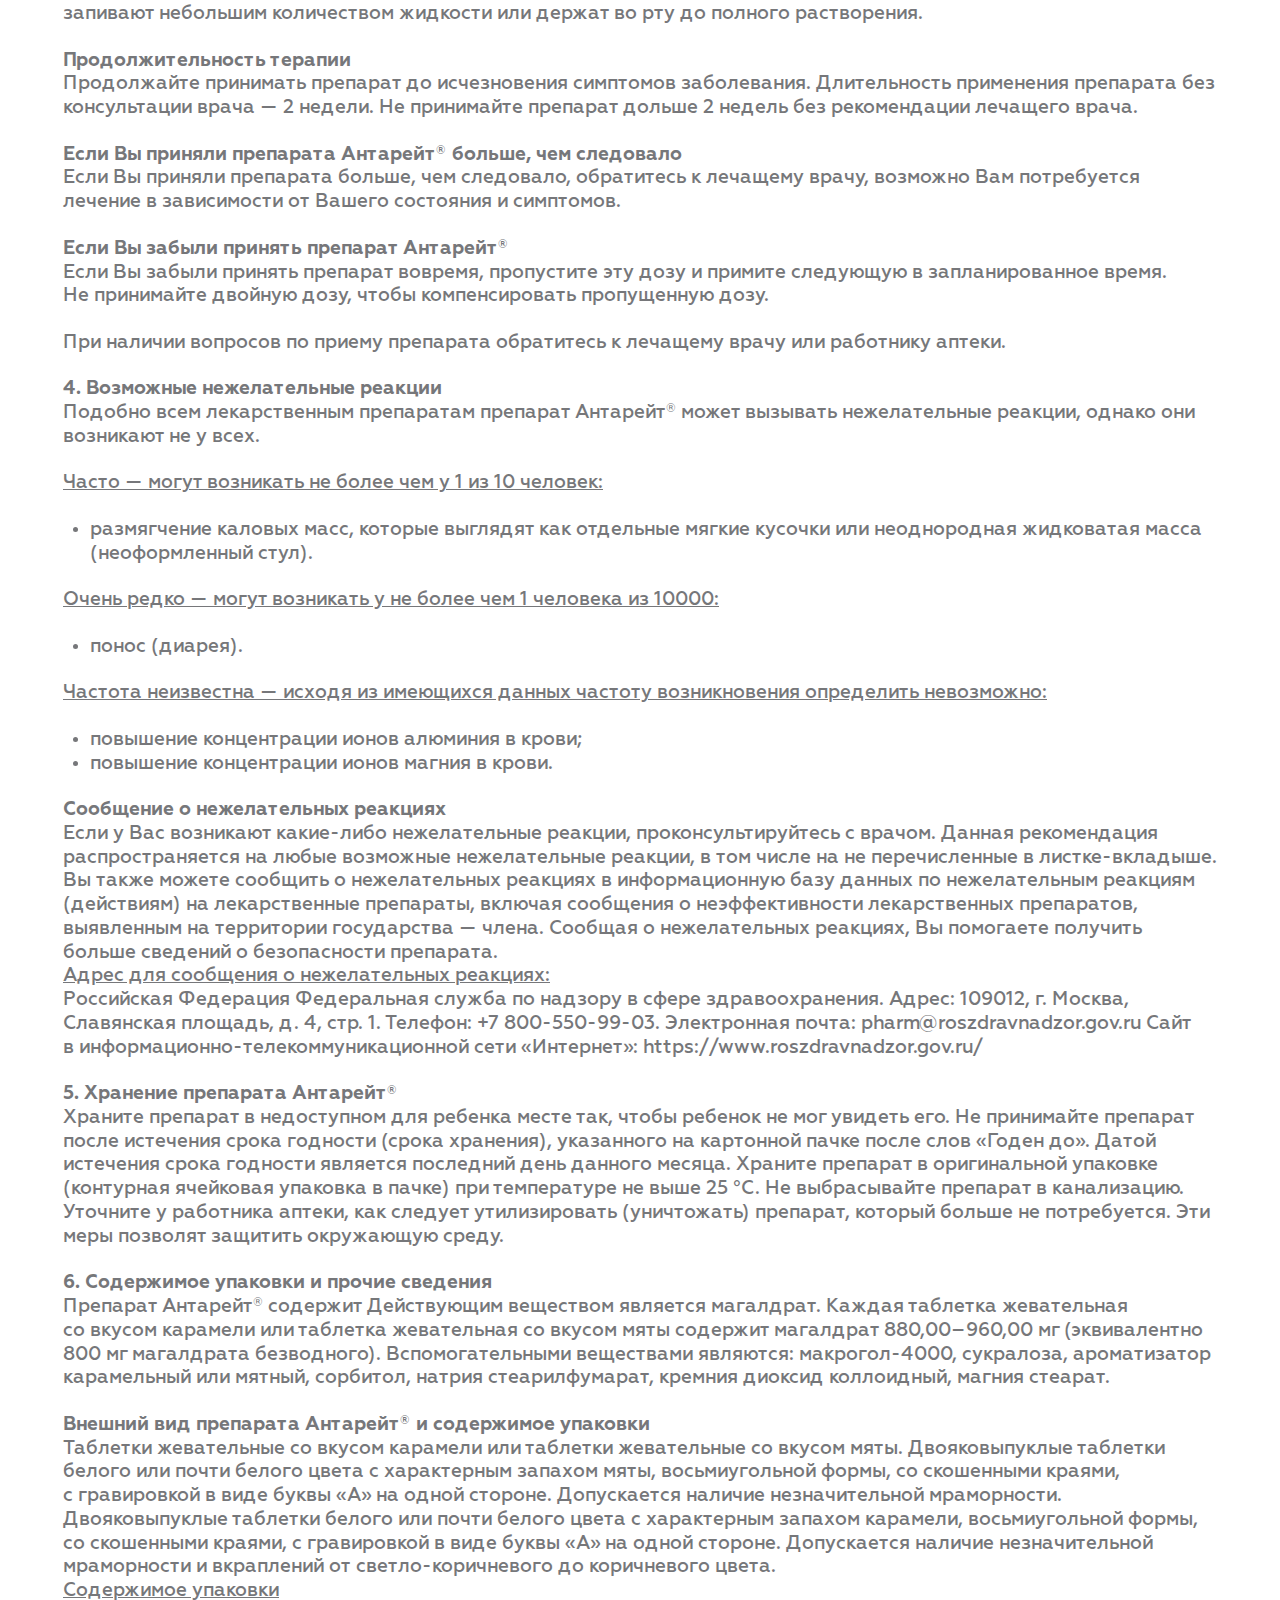
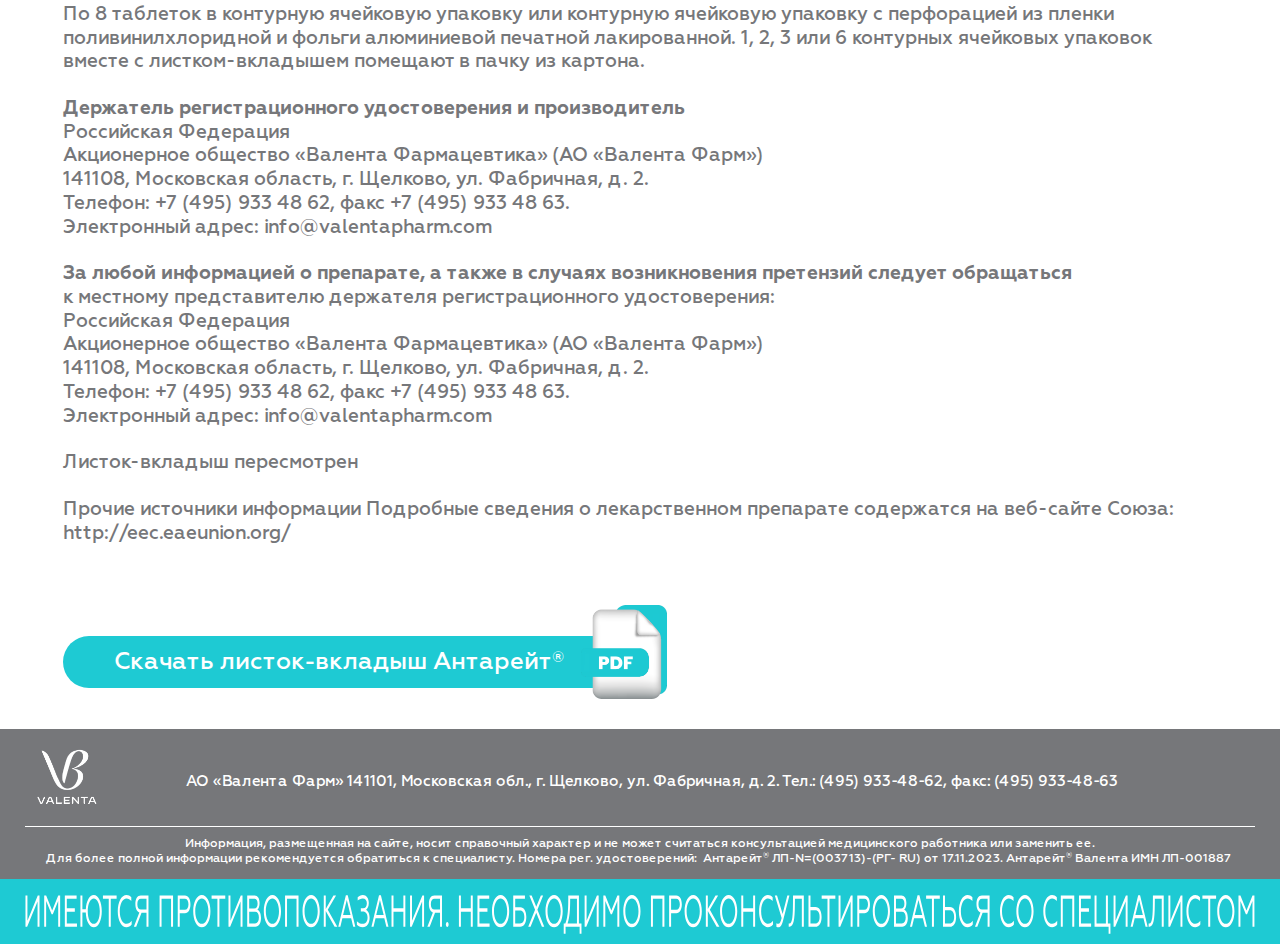
<file: v1/instruction-antareit.html>
<!DOCTYPE html>
<html lang="en">
<head>
   <meta charset="UTF-8">
   <meta name="viewport" content="width=device-width, initial-scale=1.0">
   <title>Антарейт</title>
   <link rel="stylesheet" href="css/styles.css"/>
</head>
<body>
   <header>
      <div class="container">
         <div class="header-logo">
            <img src="img/logo.svg" alt="лого" class="header-logo-img">
         </div>
         <ul class="header-menu">
            <!--li><a href="">ПРИЧИНЫ ИЗЖОГИ</a></li-->
            <li>ИНСТРУКЦИЯ
               <ul class="header-submenu">
                  <li><a href="instruction-antareit.html">Листок-вкладыш Антарейт<sup>®</sup> </a></li>
                  <li><a href="instruction-antareit-valenta.html">Инструкция Антарейт<sup>®</sup> Валента</a></li>
               </ul>
            </li>
         </ul>
		 <button class="btn-header-menu"></button>
      </div>
   </header>


   <section class="section-title bg-light-green">
      <h2>Листок-вкладыш Антарейт<sup>®</sup></h2>
   </section>

   <section>
      <div class="container instruction">
      
      
      <p><b>Регистрационный номер</b> ЛП-N=(003713)-(РГ-RU) от&nbsp;17.11.2023.</p>
      
      <p><b>Торговое название препарата: </b>Антарейт<sup class="reg">&reg;</sup></p>
      
      <p><b>Действующее вещество:</b> магалдрат </p>
      
      <p><b>Лекарственная форма:</b> таблетки жевательные со&nbsp;вкусом мяты</p>
      
      <p><b>Перед приемом препарата полностью прочитайте листок-вкладыш, поскольку в&nbsp;нем содержатся важные 
      для Вас сведения.</b> Всегда принимайте препарат в&nbsp;точности с&nbsp;данным листком-вкладышем или рекомендациями лечащего врача или работника аптеки. Сохраните листок-вкладыш. Возможно, Вам потребуется прочитать его еще раз. Если Вам нужны дополнительные сведения или рекомендации, обратитесь к&nbsp;лечащему врачу или работнику аптеки. Если у&nbsp;Вас возникли какие-либо нежелательные реакции, обратитесь к&nbsp;лечащему врачу или работнику аптеки. Данная рекомендация распространяется на&nbsp;любые возможные нежелательные реакции, в&nbsp;том числе на&nbsp;не&nbsp;перечисленные в&nbsp;разделе 4&nbsp;листка-вкладыша. Если состояние не&nbsp;улучшается или оно ухудшается, через 14&nbsp;дней Вам следует обратиться к&nbsp;врачу.</p>
      
      <p><b>Содержание листка-вкладыша </b> <br>
      1. Что из&nbsp;себя представляет препарат Антарейт<sup class="reg">&reg;</sup>, и&nbsp;для чего его применяют. <br>
      2. О&nbsp;чем следует знать перед приемом препарата Антарейт<sup class="reg">&reg;</sup>. <br>
      3. Прием препарата Антарейт<sup class="reg">&reg;</sup>. <br>
      4. Возможные нежелательные реакции. <br>
      5. Хранение препарата Антарейт<sup class="reg">&reg;</sup>. <br>
      6. Содержимое упаковки и&nbsp;прочие сведения.</p>
      
      <p><b>1. Что из&nbsp;себя представляет препарат Антарейт<sup class="reg">&reg;</sup>, и&nbsp;для чего его применяют </b> <br>
      Препарат Антарейт<sup class="reg">&reg;</sup> содержит действующее вещество магалдрат. Препарат Антарейт<sup class="reg">&reg;</sup> относится к&nbsp;группе препаратов 
      под названием &laquo;средства для лечения кислотозависимых заболеваний; антациды; комбинации солей и&nbsp;комплексные соединения алюминия, кальция и&nbsp;магния&raquo; и&nbsp;применяется для устранения или облегчения симптомов при состояниях, связанных с&nbsp;нарушениями кислотности в&nbsp;желудке. Механизм действия магалдрата основан на&nbsp;мгновенной регуляции кислотности желудочного сока. Препарат Антарейт<sup class="reg">&reg;</sup> нейтрализует соляную кислоту, а&nbsp;также связывает пепсин и&nbsp;желчные кислоты (компоненты пищеварительных соков, которые могут оказывать агрессивное действие на&nbsp;ткани пищеварительной системы при ряде заболеваний), вследствие чего снижается раздражающее действие желудочного сока, уменьшается болевой синдром и&nbsp;активируются процессы восстановления поврежденной ткани. Магалдрат не&nbsp;оказывает влияния 
      на&nbsp;моторику желудка.</p>
      
      <p><b>Показания к&nbsp;применению </b> <br>
      Препарат показан к&nbsp;применению у&nbsp;взрослых и&nbsp;детей от&nbsp;15&nbsp;лет по&nbsp;показаниям: </p>
      <ul>
      <li>Изжога; </li>
      <li>Кислотозависимые заболевания желудочно-кишечного тракта (эрозивный гастродуоденит, гастро- и&nbsp;дуоденопатии, обусловленные приемом нестероидных противовоспалительных препаратов, стресс-язвы, синдром Золлингера-Эллисона, гастроэзофагеальная рефлюксная болезнь); </li>
      <li>Симптоматическая терапия язвенной болезни желудка и&nbsp;12-перстной кишки.</li>
      </ul>
      <p>Если улучшение не&nbsp;наступило или&nbsp;Вы чувствуете ухудшение, необходимо обратиться к&nbsp;врачу.</p>
      
      <p><b>2. О&nbsp;чем следует знать перед приемом препарата Антарейт<sup class="reg">&reg;</sup> </b> <p>
      
      <p><b>Противопоказания </b> <br>
      Не&nbsp;принимайте препарат Антарейт<sup class="reg">&reg;</sup>:</p>
      <ul>
      <li>если у&nbsp;Вас аллергия на&nbsp;магалдрат или любые другие компоненты препарата, перечисленные в&nbsp;разделе 6&nbsp;листка-вкладыша; </li>
      <li>если у&nbsp;Вас наследственная непереносимость фруктозы (препарат содержит сорбитол); </li>
      <li>если Ваш возраст менее 15&nbsp;лет. </li>
      </ul>
      
      <p><b>Особые указания и&nbsp;меры предосторожности </b> <br>
      Перед приемом препарата Антарейт<sup class="reg">&reg;</sup> проконсультируйтесь с&nbsp;лечащим врачом. </p>
      <p><u>Обязательно сообщите врачу:</u></p> 
      
      <ul>
      <li>если у&nbsp;Вас имеется нарушение функции почек; </li>
      <li>если Вам проводятся медицинские процедуры по&nbsp;удалению из&nbsp;крови избытка воды, растворенных веществ и&nbsp;токсинов из-за нарушения функции почек (диализ). </li>
      </ul>
      
      <p><u>Особые указания</u></p> 
      <p>Если симптомы не&nbsp;исчезают в&nbsp;течение более 2&nbsp;недель при проведении терапии препаратом, Вам необходимо обратиться 
      к&nbsp;врачу для исключения наличия злокачественного заболевания. Длительное применение препарата, может вызывать снижение всасывания соединений фосфора, которые участвуют в&nbsp;поддержания электролитного баланса в&nbsp;крови (фосфатов). Препарат не&nbsp;содержит сахар и&nbsp;может применяться, если у&nbsp;Вас сахарный диабет.</p>
      
      <p><b>Дети </b> <br>
      Дети могут принимать препарат Антарейт<sup class="reg">&reg;</sup> только по&nbsp;назначению врача. Если Ваш возраст менее 18&nbsp;лет, перед началом применения препарата проконсультируйтесь с&nbsp;лечащим врачом и&nbsp;соблюдайте осторожность при его применении.</p>
      
      <p><b>Другие препараты и&nbsp;препарат Антарейт<sup class="reg">&reg;</sup> </b> <br>
      Сообщите своему лечащему врачу, если&nbsp;Вы принимаете, недавно принимали или можете начать принимать какие-либо другие препараты. Препараты, которые нейтрализует кислотность желудка (антациды), к&nbsp;которым относится препарат Антарейт<sup class="reg">&reg;</sup>, могут снижать всасывание других лекарственных средств при совместном применении. Поэтому, интервал между приемом препарата Антарейт<sup class="reg">&reg;</sup> и&nbsp;других препаратов должен составлять не&nbsp;менее 2&nbsp;часов. 
      Сообщите врачу, если&nbsp;Вы принимаете любой из&nbsp;нижеперечисленных препаратов:</p>
      <ul>
      <li>антибиотики; </li>
      <li>препараты для лечения заболеваний сердца, содержащие действующее вещество дигоксин; </li>
      <li>противотуберкулезные препараты, содержащие действующее вещество изониазид;</li>
      <li>препараты, содержащие соединения железа; </li>
      <li>препараты для лечения психических расстройств, содержащие действующее вещество хлорпромазин; </li>
      <li>препараты, снижающие свертываемость крови (производные кумарина). </li>
      </ul>
      
      <p><b>Препарат Антарейт<sup class="reg">&reg;</sup> с&nbsp;напитками </b> <br>
      Препарат не&nbsp;должен приниматься вместе с&nbsp;напитками, обладающими кислотными свойствами (например, фруктовые соки, вино), а&nbsp;также вместе с&nbsp;шипучими таблетками, содержащими лимонную или винную кислоту, вследствие увеличения всасывания (кишечная абсорбция) ионов алюминия.</p>
      
      <p><b>Беременность и&nbsp;грудное вскармливание </b> <br>
      Если Вы&nbsp;беременны или кормите грудью, думаете, что забеременели, или планируете беременность, перед началом применения препарата проконсультируйтесь с&nbsp;лечащим врачом или работником аптеки. В&nbsp;период беременности можно принимать препарат только в&nbsp;течение короткого времени, чтобы избежать проникновения ионов алюминия в&nbsp;ткани плода. 
      В&nbsp;период грудного вскармливания препарат следует принимать с&nbsp;осторожностью вследствие возможного выделения ионов алюминия с&nbsp;грудным молоком.</p>
      
      <p><b>Управление транспортными средствами и&nbsp;работа с&nbsp;механизмами </b> <br>
      Не&nbsp;изучалось, однако, учитывая механизм действия и&nbsp;профиль возможных нежелательных реакций, можно 
      предположить, что препарат не&nbsp;оказывает влияния на&nbsp;способность управлять транспортными средствами, механизмами. </p>
      
      <p><b>Препарат Антарейт<sup class="reg">&reg;</sup> содержит сорбитол </b> <br>
      Если у&nbsp;Вас непереносимость некоторых сахаров, обратитесь к&nbsp;лечащему врачу перед приемом данного 
      лекарственного препарата. </p>
      
      <p><b>Препарат Антарейт<sup class="reg">&reg;</sup> содержит натрий </b> <br>
      Препарат содержит менее 1&nbsp;миллимоль (23&nbsp;мг) натрия, то&nbsp;есть по&nbsp;сути не&nbsp;содержит натрия.</p>
      
      <p><b>3. Прием препарата Антарейт<sup class="reg">&reg;</sup> </b> <br>
      Всегда принимайте препарат в&nbsp;полном соответствии с&nbsp;данным листком-вкладышем или с&nbsp;рекомендациями лечащего врача, или работника аптеки. При появлении сомнений посоветуйтесь с&nbsp;лечащим врачом или работником аптеки. </p>
      
      <p><b>Рекомендуемая доза </b>
      По&nbsp;1&ndash;2 таблетки на&nbsp;один прием. Максимальная суточная доза: 6400&nbsp;мг магалдрата в&nbsp;день (до&nbsp;8&nbsp;таблеток по&nbsp;800&nbsp;мг). </p>
      
      <p><b>Применение у&nbsp;детей </b> <br>
      <u>Детям от&nbsp;15&nbsp;лет</u>: по&nbsp;1&ndash;2 таблетки на&nbsp;один прием. Максимальная суточная доза для детей от&nbsp;15&nbsp;лет: 6400&nbsp;мг магалдрата 
      в&nbsp;день (до&nbsp;8&nbsp;таблеток по&nbsp;800&nbsp;мг). </p>
      
      <p><b>Путь&nbsp;и (или) способ введения </b> <br>
      Внутрь, через 1&nbsp;час после приема пищи и&nbsp;непосредственно перед сном. Таблетки тщательно разжевывают 
      и&nbsp;затем запивают небольшим количеством жидкости или держат во&nbsp;рту до&nbsp;полного растворения. </p>
      
      <p><b>Продолжительность терапии </b> <br>
      Продолжайте принимать препарат до&nbsp;исчезновения симптомов заболевания. Длительность применения препарата 
      без консультации врача&nbsp;&mdash; 2&nbsp;недели. Не&nbsp;принимайте препарат дольше 2&nbsp;недель без рекомендации лечащего врача. </p>
      
      <p><b>Если Вы&nbsp;приняли препарата Антарейт<sup class="reg">&reg;</sup> больше, чем следовало </b> <br>
      Если Вы&nbsp;приняли препарата больше, чем следовало, обратитесь к&nbsp;лечащему врачу, возможно Вам потребуется лечение 
      в&nbsp;зависимости от&nbsp;Вашего состояния и&nbsp;симптомов. </p>
      
      <p><b>Если Вы&nbsp;забыли принять препарат Антарейт<sup class="reg">&reg;</sup> </b> <br>
      Если Вы&nbsp;забыли принять препарат вовремя, пропустите эту дозу и&nbsp;примите следующую 
      в&nbsp;запланированное время. Не&nbsp;принимайте двойную дозу, чтобы компенсировать пропущенную дозу. </p>
      
      <p>При наличии вопросов по&nbsp;приему препарата обратитесь к&nbsp;лечащему врачу или работнику аптеки.</p>
      
      <p><b>4. Возможные нежелательные реакции </b> <br>
      Подобно всем лекарственным препаратам препарат Антарейт<sup class="reg">&reg;</sup> может вызывать нежелательные реакции, 
      однако они возникают не&nbsp;у&nbsp;всех.</p> 
      <p><u>Часто&nbsp;&mdash; могут возникать не&nbsp;более чем у&nbsp;1&nbsp;из&nbsp;10&nbsp;человек: </u></p> 
      
      <ul>
      <li>размягчение каловых масс, которые выглядят как отдельные мягкие кусочки или неоднородная жидковатая масса (неоформленный стул). </li>
      </ul>
      
      <p><u>Очень редко&nbsp;&mdash; могут возникать у&nbsp;не&nbsp;более чем 1&nbsp;человека из&nbsp;10000: </u></p>
      
      
      <ul><li>понос (диарея).</li> </ul>
      
      <p><u>Частота неизвестна&nbsp;&mdash; исходя из&nbsp;имеющихся данных частоту возникновения определить невозможно: </u></p> 
      
      <ul>
      <li>повышение концентрации ионов алюминия в&nbsp;крови; </li>
      <li>повышение концентрации ионов магния в&nbsp;крови. </li>
      </ul>
      
      
      <p><b>Сообщение о&nbsp;нежелательных реакциях </b> <br>
      Если у&nbsp;Вас возникают какие-либо нежелательные реакции, проконсультируйтесь с&nbsp;врачом. Данная рекомендация распространяется на&nbsp;любые возможные нежелательные реакции, в&nbsp;том числе на&nbsp;не&nbsp;перечисленные в&nbsp;листке-вкладыше. 
      Вы&nbsp;также можете сообщить о&nbsp;нежелательных реакциях в&nbsp;информационную базу данных по&nbsp;нежелательным реакциям (действиям) на&nbsp;лекарственные препараты, включая сообщения о&nbsp;неэффективности лекарственных препаратов, выявленным на&nbsp;территории государства&nbsp;&mdash; члена. Сообщая о&nbsp;нежелательных реакциях, Вы&nbsp;помогаете получить больше сведений 
      о&nbsp;безопасности препарата. <br>
      <u>Адрес для сообщения о&nbsp;нежелательных реакциях:</u> <br>
      Российская Федерация Федеральная служба по&nbsp;надзору в&nbsp;сфере здравоохранения. 
      Адрес: 109012, г. Москва, Славянская площадь, д.&nbsp;4, стр.&nbsp;1. Телефон: +7 800-550-99-03. 
      Электронная почта: pharm@roszdravnadzor.gov.ru 
      Сайт в&nbsp;информационно-телекоммуникационной сети &laquo;Интернет&raquo;: https://www.roszdravnadzor.gov.ru/</p>
      
      <p><b>5. Хранение препарата Антарейт<sup class="reg">&reg;</sup> </b> <br>
      Храните препарат в&nbsp;недоступном для ребенка месте так, чтобы ребенок не&nbsp;мог увидеть его. Не&nbsp;принимайте препарат после истечения срока годности (срока хранения), указанного на&nbsp;картонной пачке после слов &laquo;Годен до&raquo;. Датой истечения срока годности является последний день данного месяца. Храните препарат в&nbsp;оригинальной упаковке (контурная ячейковая упаковка в&nbsp;пачке) при температуре не&nbsp;выше 25&nbsp;&deg;С.&nbsp;Не&nbsp;выбрасывайте препарат в&nbsp;канализацию. Уточните у&nbsp;работника аптеки, как следует утилизировать (уничтожать) препарат, который больше не&nbsp;потребуется. Эти меры позволят защитить окружающую среду. </p>
      
      <p><b>6. Содержимое упаковки и&nbsp;прочие сведения </b> <br>
      Препарат Антарейт<sup class="reg">&reg;</sup> содержит 
      Действующим веществом является магалдрат. Каждая таблетка жевательная со&nbsp;вкусом карамели или таблетка жевательная со&nbsp;вкусом мяты содержит магалдрат 880,00&ndash;960,00&nbsp;мг (эквивалентно 800&nbsp;мг магалдрата безводного). Вспомогательными веществами являются: макрогол-4000, сукралоза, ароматизатор карамельный или мятный, сорбитол, натрия стеарилфумарат, кремния диоксид коллоидный, магния стеарат. </p>
      
      <p><b>Внешний вид препарата Антарейт<sup class="reg">&reg;</sup> и&nbsp;содержимое упаковки </b> <br>
      Таблетки жевательные со&nbsp;вкусом карамели или таблетки жевательные со&nbsp;вкусом мяты. Двояковыпуклые таблетки белого или почти белого цвета с&nbsp;характерным запахом мяты, восьмиугольной формы, со&nbsp;скошенными краями, с&nbsp;гравировкой 
      в&nbsp;виде буквы &laquo;А&raquo; на&nbsp;одной стороне. Допускается наличие незначительной мраморности. Двояковыпуклые таблетки белого или почти белого цвета с&nbsp;характерным запахом карамели, восьмиугольной формы, со&nbsp;скошенными краями, с&nbsp;гравировкой 
      в&nbsp;виде буквы &laquo;А&raquo; на&nbsp;одной стороне. Допускается наличие незначительной мраморности и&nbsp;вкраплений от&nbsp;светло-коричневого до&nbsp;коричневого цвета. <br>
      <u>Содержимое упаковки </u> <br>
      По&nbsp;8&nbsp;таблеток в&nbsp;контурную ячейковую упаковку или контурную ячейковую упаковку с&nbsp;перфорацией из&nbsp;пленки поливинилхлоридной и&nbsp;фольги алюминиевой печатной лакированной.&nbsp;1, 2, 3&nbsp;или 6&nbsp;контурных ячейковых упаковок 
      вместе с&nbsp;листком-вкладышем помещают в&nbsp;пачку из&nbsp;картона.</p>
      
      <p><b>Держатель регистрационного удостоверения и&nbsp;производитель </b> <br>
      Российская Федерация <br>
      Акционерное общество &laquo;Валента Фармацевтика&raquo; (АО&nbsp;&laquo;Валента Фарм&raquo;) <br>
      141108, Московская область, г. Щелково, ул. Фабричная, д.&nbsp;2. <br>
      Телефон: +7 (495) 933 48&nbsp;62, факс&nbsp;+7 (495) 933 48 63. <br>
      Электронный адрес: info@valentapharm.com </p>
      
      <p><b>За&nbsp;любой информацией о&nbsp;препарате, а&nbsp;также в&nbsp;случаях возникновения претензий следует обращаться </b> <br>
      к&nbsp;местному представителю держателя регистрационного удостоверения: <br>
      Российская Федерация <br>
      Акционерное общество &laquo;Валента Фармацевтика&raquo; (АО&nbsp;&laquo;Валента Фарм&raquo;) <br>
      141108, Московская область, г. Щелково, ул. Фабричная, д.&nbsp;2. <br>
      Телефон: +7 (495) 933 48&nbsp;62, факс&nbsp;+7 (495) 933 48 63. <br>
      Электронный адрес: info@valentapharm.com </p>
      
      <p>Листок-вкладыш пересмотрен </p>
      
      <p>Прочие источники информации Подробные сведения о&nbsp;лекарственном препарате содержатся на&nbsp;веб-сайте 
      Союза: http://eec.eaeunion.org/</p>
      
      
      <a class="btn-instruction" target="_blank" href="antareit.pdf">Скачать листок-вкладыш Антарейт<sup class="reg">&reg;</sup></a>
      
      </div>
      </section>




   <section class="footer-grey">
      <div class="container">
         <div class="footer-wrapper">
            <img src="img/logo-valenta.png" alt="valenta" class="footer-logo">
            <div class="footer-contacts">АО «Валента Фарм» 141101,  Московская обл., г. Щелково, ул. Фабричная, д. 2. <nobr>Тел.: (495) 933-48-62</nobr>, <nobr>факс: (495) 933-48-63</nobr></div>
         </div>
         

         <p class="footer-notes">Информация, размещенная на сайте, носит справочный характер и не может считаться консультацией медицинского работника или заменить ее. </p> 
         <p class="footer-notes">Для более полной информации рекомендуется обратиться к специалисту. Номера рег. удостоверений:  Антарейт<sup>®</sup> ЛП-N=(003713)-(PГ- RU) от 17.11.2023. Антарейт<sup>®</sup> Валента ИМН ЛП-001887 </p> 
      </div>
   </section>

   <section class="footer-green">
      <div class="container">
 
         <picture >
            <source media="(max-width:768px)" srcset="img/legal-mob.svg">
            <img src="img/legal.svg" alt="имеются противопоказания. необходимо проконсультироваться со специалистом" class="legal">
          </picture> 
      </div>
   </section>


   <script src="js/script.js"></script>

 </body>
 </html>
</file>
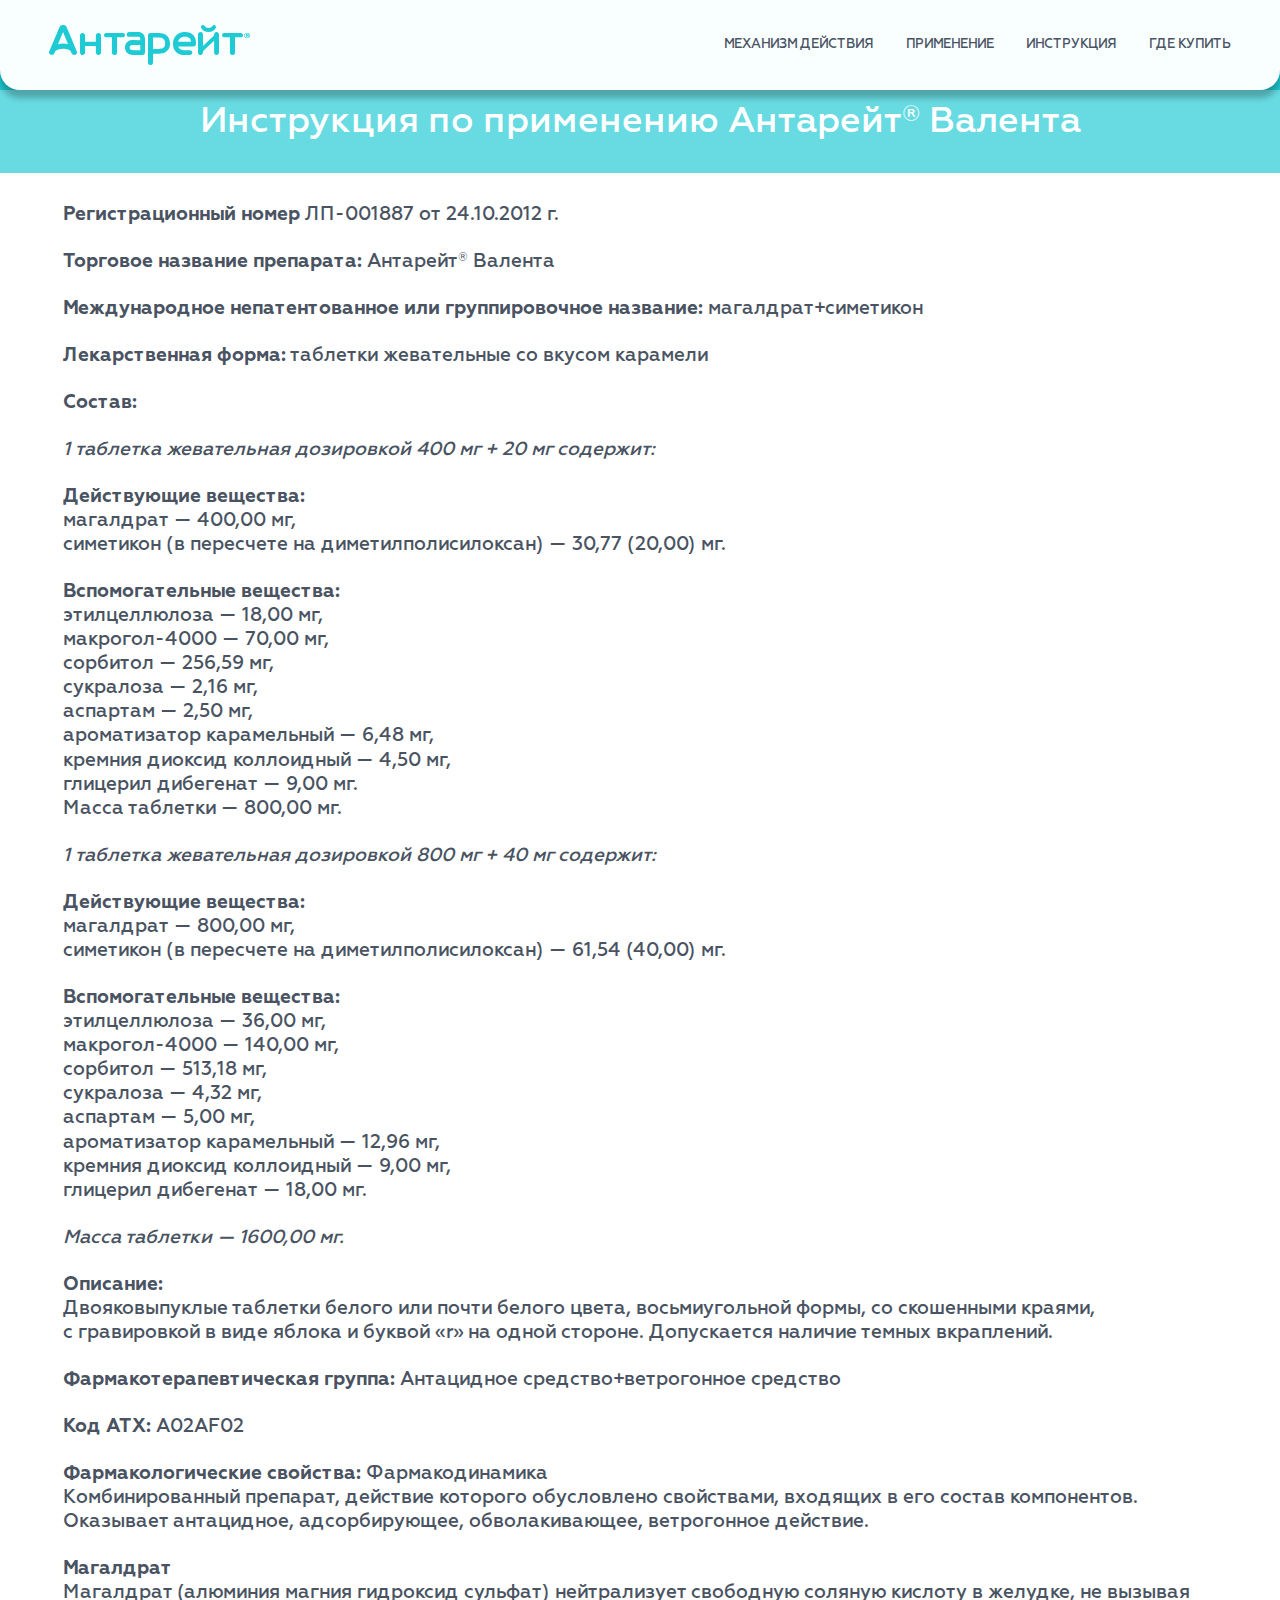
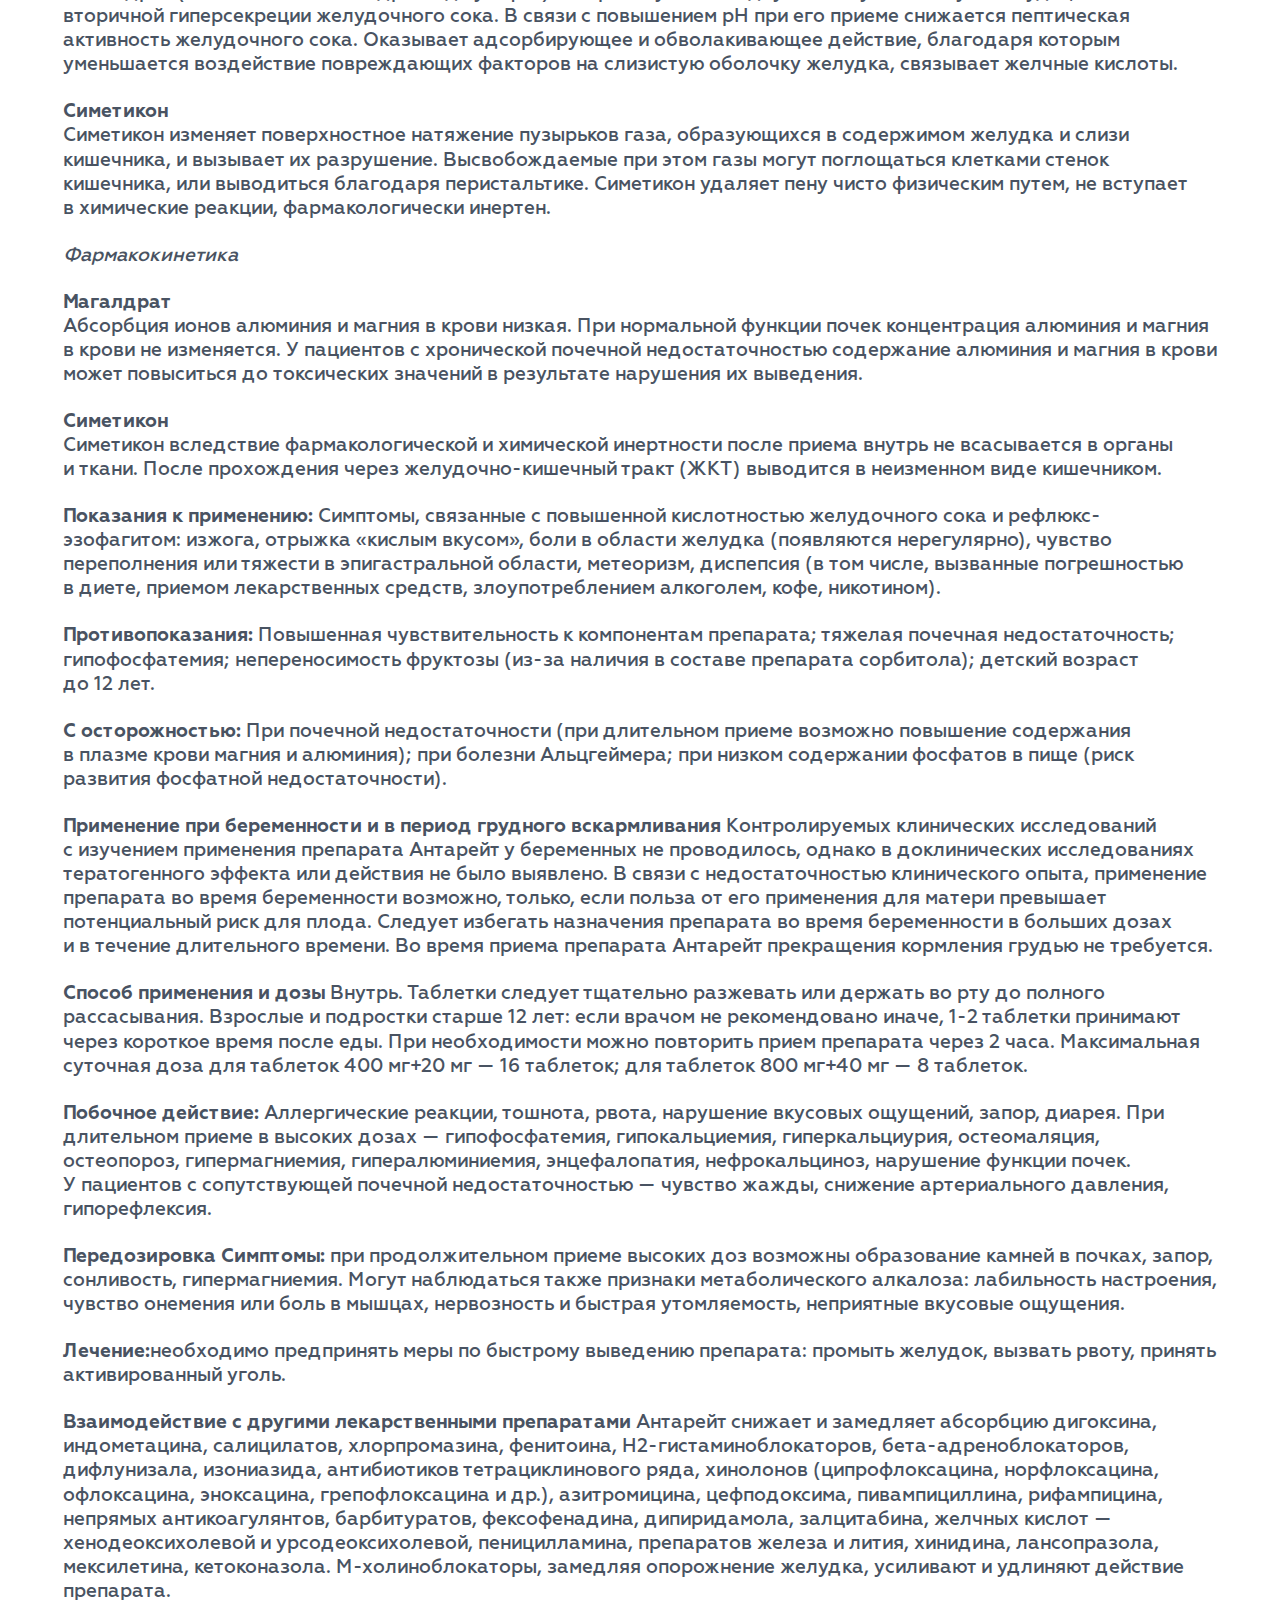
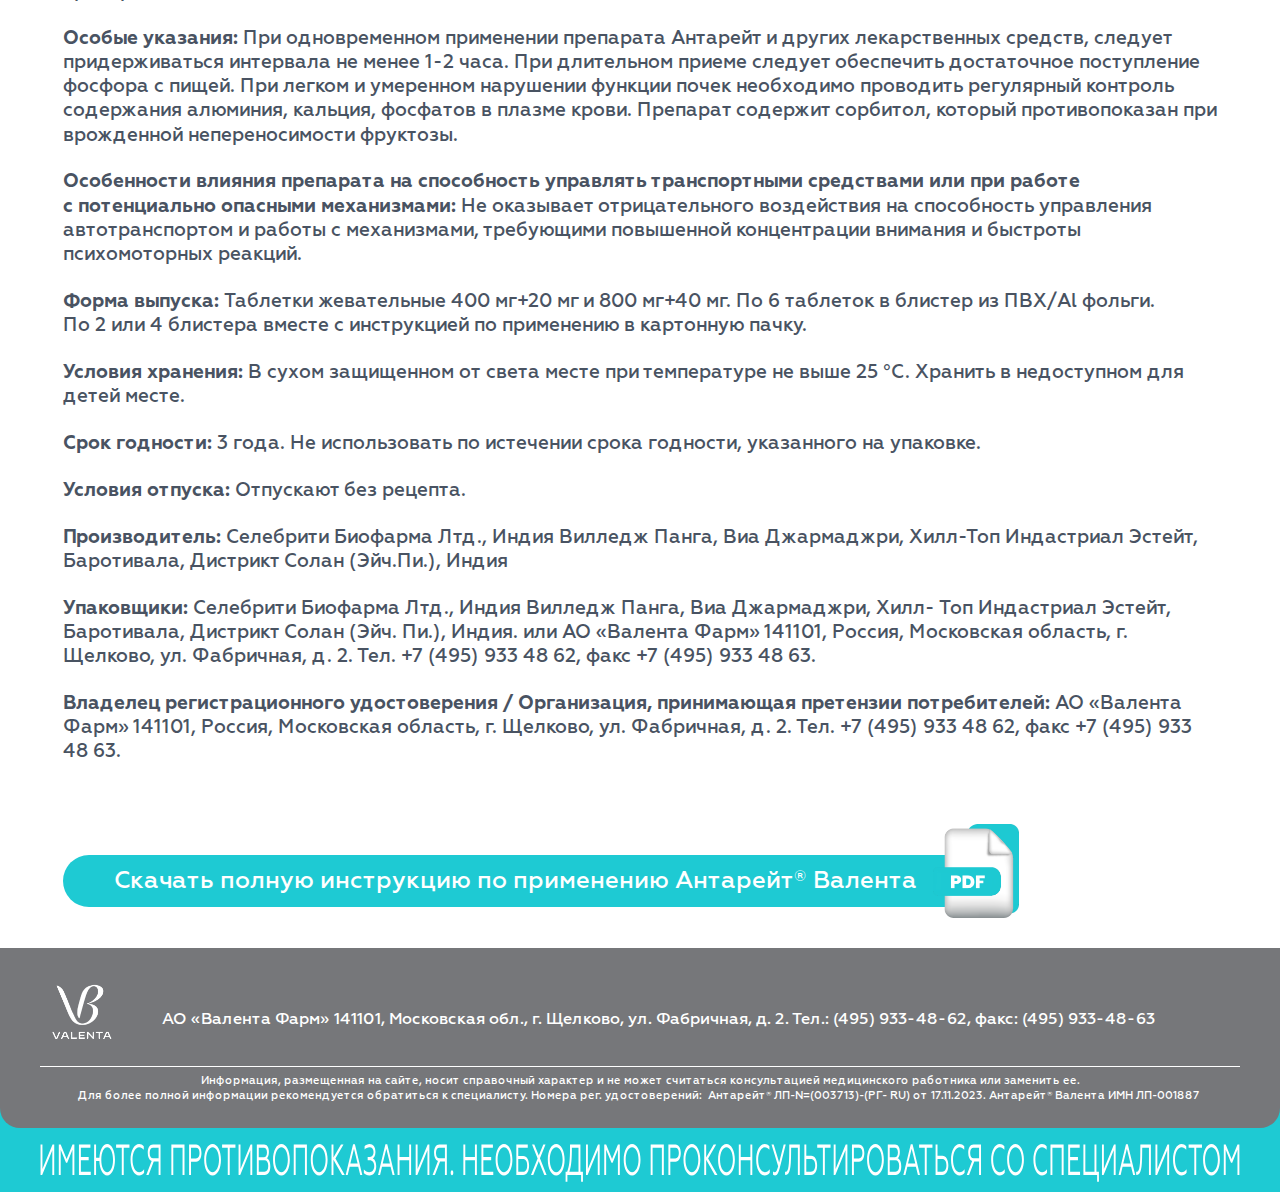
<file: v2/instruction-antareit-valenta.html>
<!DOCTYPE html>
<html lang="en">
<head>
   <meta charset="UTF-8">
   <meta name="viewport" content="width=device-width, initial-scale=1.0">
   <title>Антарейт</title>
   <link rel="stylesheet" href="css/styles.css"/>
</head>
<body>
  <header>
    <a class="header-logo" href="#">
      <img src="img/logo-green.svg" alt="лого" class="header-logo-img" />
    </a>
    <ul class="header-menu">
      <li><a href="https://antareit.ru/new/#video">Механизм действия</a></li>
      <li><a href="https://antareit.ru/new/#priem">Применение</a></li>
      <li>
        ИНСТРУКЦИЯ
        <ul class="header-submenu">
          <li>
            <a href="instruction-antareit.html"
              >Листок-вкладыш Антарейт<sup>®</sup>
            </a>
          </li>
          <li>
            <a href="instruction-antareit-valenta.html"
              >Инструкция Антарейт<sup>®</sup> Валента</a
            >
          </li>
        </ul>
      </li>
      <li><a href="https://antareit.ru/new/#apteki">Где купить</a></li>
    </ul>
    <button class="btn-header-menu"></button>
  </header>


   <section class="section-title bg-light-green">
      <h2>Инструкция по применению Антарейт<sup>®</sup> Валента </h2>
   </section>
   <section class="section-instruction">
      <div class="container instruction">
      
      <p><b>Регистрационный номер</b> ЛП-001887 от&nbsp;24.10.2012&nbsp;г.</p>
      
      <p><b>Торговое название препарата:</b> Антарейт<sup class="reg">&reg;</sup> Валента</p>
      
      <p><b>Международное непатентованное или группировочное название:</b> магалдрат+симетикон</p>
      
      <p><b>Лекарственная форма:</b> таблетки жевательные со&nbsp;вкусом карамели</p>
      
      <p><b>Состав:</b></p> 
      <p><i>1&nbsp;таблетка жевательная дозировкой 400&nbsp;мг + 20&nbsp;мг содержит:</i></p>
      
      
      <p><b>Действующие вещества:</b> <br>
      магалдрат&nbsp;&mdash; 400,00&nbsp;мг, <br>
      симетикон (в&nbsp;пересчете на&nbsp;диметилполисилоксан)&nbsp;&mdash; 30,77 (20,00) мг. </p>
      
      <p> <b>Вспомогательные вещества:</b> <br>
      этилцеллюлоза&nbsp;&mdash; 18,00&nbsp;мг, <br>
      макрогол-4000&nbsp;&mdash; 70,00&nbsp;мг, <br>
      сорбитол&nbsp;&mdash; 256,59&nbsp;мг, <br>
      сукралоза&nbsp;&mdash; 2,16&nbsp;мг, <br>
      аспартам&nbsp;&mdash; 2,50&nbsp;мг, <br>
      ароматизатор карамельный&nbsp;&mdash; 6,48&nbsp;мг, <br>
      кремния диоксид коллоидный&nbsp;&mdash; 4,50&nbsp;мг, <br>
      глицерил дибегенат&nbsp;&mdash; 9,00&nbsp;мг. <br>
      Масса таблетки&nbsp;&mdash; 800,00&nbsp;мг.</p>
      
      <p><i>1&nbsp;таблетка жевательная дозировкой 800&nbsp;мг + 40&nbsp;мг содержит:</i></p>
      
      <p><b>Действующие вещества:</b> <br>
      магалдрат&nbsp;&mdash; 800,00&nbsp;мг, <br>
      симетикон (в&nbsp;пересчете на&nbsp;диметилполисилоксан)&nbsp;&mdash; 61,54 (40,00) мг.</p>
      
      <p><b>Вспомогательные вещества: </b> <br>
      этилцеллюлоза&nbsp;&mdash; 36,00&nbsp;мг, <br>
      макрогол-4000&nbsp;&mdash; 140,00&nbsp;мг, <br>
      сорбитол&nbsp;&mdash; 513,18&nbsp;мг, <br>
      сукралоза&nbsp;&mdash; 4,32&nbsp;мг, <br>
      аспартам&nbsp;&mdash; 5,00&nbsp;мг, <br>
      ароматизатор карамельный&nbsp;&mdash; 12,96&nbsp;мг, <br>
      кремния диоксид коллоидный&nbsp;&mdash; 9,00&nbsp;мг, <br>
      глицерил дибегенат&nbsp;&mdash; 18,00&nbsp;мг.</p>
      
      <p><i>Масса таблетки&nbsp;&mdash; 1600,00&nbsp;мг.</i></p>
      
      <p><b>Описание:</b> <br>
      Двояковыпуклые таблетки белого или почти белого цвета, восьмиугольной формы, со&nbsp;скошенными краями, с&nbsp;гравировкой в&nbsp;виде яблока и&nbsp;буквой &laquo;r&raquo; на&nbsp;одной стороне. Допускается наличие темных вкраплений.</p>
      
      <p><b>Фармакотерапевтическая группа:</b> Антацидное средство+ветрогонное средство</p>
      
      <p><b>Код АТХ:</b> A02AF02</p>
      
      <p><b>Фармакологические свойства:</b> Фармакодинамика<br>Комбинированный препарат, действие которого обусловлено свойствами, входящих в&nbsp;его состав компонентов. 
      Оказывает антацидное, адсорбирующее, обволакивающее, ветрогонное действие.</p>
      
      <p><b>Магалдрат</b> <br>
      Магалдрат (алюминия магния гидроксид сульфат) нейтрализует свободную соляную кислоту в&nbsp;желудке, не&nbsp;вызывая вторичной гиперсекреции желудочного сока. В&nbsp;связи с&nbsp;повышением рН&nbsp;при его приеме снижается пептическая активность желудочного сока. Оказывает адсорбирующее и&nbsp;обволакивающее действие, благодаря которым уменьшается воздействие повреждающих факторов на&nbsp;слизистую оболочку желудка, связывает желчные кислоты.</p>
      
      <p><b>Симетикон</b><br>
      Симетикон изменяет поверхностное натяжение пузырьков газа, образующихся в&nbsp;содержимом желудка и&nbsp;слизи 
      кишечника, и&nbsp;вызывает их&nbsp;разрушение. Высвобождаемые при этом газы могут поглощаться клетками стенок 
      кишечника, или выводиться благодаря перистальтике. Симетикон удаляет пену чисто физическим путем, не&nbsp;вступает 
      в&nbsp;химические реакции, фармакологически инертен.</p>
      
      <p><i>Фармакокинетика</i></p>
      <p><b>Магалдрат</b><br>
      Абсорбция ионов алюминия и&nbsp;магния в&nbsp;крови низкая. При нормальной функции почек концентрация алюминия и&nbsp;магния 
      в&nbsp;крови не&nbsp;изменяется. У&nbsp;пациентов с&nbsp;хронической почечной недостаточностью содержание алюминия и&nbsp;магния в&nbsp;крови может повыситься до&nbsp;токсических значений в&nbsp;результате нарушения их&nbsp;выведения.</p>
      
      <p><b>Симетикон</b><br>
      Симетикон вследствие фармакологической и&nbsp;химической инертности после приема внутрь не&nbsp;всасывается в&nbsp;органы и&nbsp;ткани. После прохождения через желудочно-кишечный тракт (ЖКТ) выводится в&nbsp;неизменном виде кишечником.</p>
      
      <p><b>Показания к&nbsp;применению:</b> Симптомы, связанные с&nbsp;повышенной кислотностью желудочного сока и&nbsp;рефлюкс-эзофагитом: изжога, отрыжка &laquo;кислым вкусом&raquo;, боли в&nbsp;области желудка (появляются нерегулярно), чувство переполнения или тяжести 
      в&nbsp;эпигастральной области, метеоризм, диспепсия (в&nbsp;том числе, вызванные погрешностью в&nbsp;диете, приемом лекарственных средств, злоупотреблением алкоголем, кофе, никотином).</p>
      
      <p><b>Противопоказания:</b> Повышенная чувствительность к&nbsp;компонентам препарата; тяжелая почечная недостаточность; гипофосфатемия; непереносимость фруктозы (из-за наличия в&nbsp;составе препарата сорбитола); детский возраст до&nbsp;12&nbsp;лет.</p>
      
      <p><b>С&nbsp;осторожностью:</b> При почечной недостаточности (при длительном приеме возможно повышение содержания в&nbsp;плазме крови магния и&nbsp;алюминия); при болезни Альцгеймера; при низком содержании фосфатов в&nbsp;пище (риск развития фосфатной недостаточности).</p>
      
      <p><b>Применение при беременности и&nbsp;в&nbsp;период грудного вскармливания</b> Контролируемых клинических исследований 
      с&nbsp;изучением применения препарата Антарейт у&nbsp;беременных не&nbsp;проводилось, однако в&nbsp;доклинических исследованиях тератогенного эффекта или действия не&nbsp;было выявлено. В&nbsp;связи с&nbsp;недостаточностью клинического опыта, применение препарата во&nbsp;время беременности возможно, только, если польза от&nbsp;его применения для матери превышает 
      потенциальный риск для плода. Следует избегать назначения препарата во&nbsp;время беременности в&nbsp;больших дозах и&nbsp;в&nbsp;течение длительного времени. Во&nbsp;время приема препарата Антарейт прекращения кормления грудью не&nbsp;требуется.</p>
      
      <p><b>Способ применения и&nbsp;дозы</b> Внутрь. Таблетки следует тщательно разжевать или держать во&nbsp;рту до&nbsp;полного рассасывания. Взрослые и&nbsp;подростки старше 12&nbsp;лет: если врачом не&nbsp;рекомендовано иначе, 1-2 таблетки принимают через короткое время после еды. При необходимости можно повторить прием препарата через 2&nbsp;часа. Максимальная суточная доза для таблеток 400 мг+20&nbsp;мг&nbsp;&mdash; 16&nbsp;таблеток; для таблеток 800 мг+40&nbsp;мг&nbsp;&mdash; 8&nbsp;таблеток.</p>
      
      <p><b>Побочное действие:</b> Аллергические реакции, тошнота, рвота, нарушение вкусовых ощущений, запор, диарея. 
      При длительном приеме в&nbsp;высоких дозах&nbsp;&mdash; гипофосфатемия, гипокальциемия, гиперкальциурия, остеомаляция, остеопороз, гипермагниемия, гипералюминиемия, энцефалопатия, нефрокальциноз, нарушение функции почек. У&nbsp;пациентов 
      с&nbsp;сопутствующей почечной недостаточностью&nbsp;&mdash; чувство жажды, снижение артериального давления, гипорефлексия.</p>
      
      <p><b>Передозировка Симптомы:</b> при продолжительном приеме высоких доз возможны образование камней в&nbsp;почках, запор, сонливость, гипермагниемия. Могут наблюдаться также признаки метаболического алкалоза: лабильность настроения, чувство онемения или боль в&nbsp;мышцах, нервозность и&nbsp;быстрая утомляемость, неприятные вкусовые ощущения. </p>
      
      <p><b>Лечение:</b>необходимо предпринять меры по&nbsp;быстрому выведению препарата: промыть желудок, вызвать рвоту, принять активированный уголь.</p>
      
      <p><b>Взаимодействие с&nbsp;другими лекарственными препаратами</b> Антарейт снижает и&nbsp;замедляет абсорбцию дигоксина, индометацина, салицилатов, хлорпромазина, фенитоина, Н2-гистаминоблокаторов, бета-адреноблокаторов, дифлунизала, изониазида, антибиотиков тетрациклинового ряда, хинолонов (ципрофлоксацина, норфлоксацина, офлоксацина, эноксацина, грепофлоксацина и&nbsp;др.), азитромицина, цефподоксима, пивампициллина, рифампицина, непрямых антикоагулянтов, барбитуратов, фексофенадина, дипиридамола, залцитабина, желчных кислот&nbsp;&mdash; хенодеоксихолевой 
      и&nbsp;урсодеоксихолевой, пеницилламина, препаратов железа и&nbsp;лития, хинидина, лансопразола, мексилетина, кетоконазола. М-холиноблокаторы, замедляя опорожнение желудка, усиливают и&nbsp;удлиняют действие препарата.</p>
      
      <p><b>Особые указания:</b> При одновременном применении препарата Антарейт и&nbsp;других лекарственных средств, следует придерживаться интервала не&nbsp;менее 1-2&nbsp;часа. При длительном приеме следует обеспечить достаточное поступление фосфора с&nbsp;пищей. При легком и&nbsp;умеренном нарушении функции почек необходимо проводить регулярный контроль содержания алюминия, кальция, фосфатов в&nbsp;плазме крови. Препарат содержит сорбитол, который противопоказан 
      при врожденной непереносимости фруктозы.</p>
      
      <p><b>Особенности влияния препарата на&nbsp;способность управлять транспортными средствами или при работе с&nbsp;потенциально опасными механизмами:</b> Не&nbsp;оказывает отрицательного воздействия на&nbsp;способность управления автотранспортом 
      и&nbsp;работы с&nbsp;механизмами, требующими повышенной концентрации внимания и&nbsp;быстроты психомоторных реакций.</p>
      
      <p><b>Форма выпуска: </b>Таблетки жевательные 400 мг+20&nbsp;мг и&nbsp;800 мг+40&nbsp;мг. По&nbsp;6&nbsp;таблеток в&nbsp;блистер из&nbsp;ПВХ/Al фольги. По&nbsp;2&nbsp;или 4&nbsp;блистера вместе с&nbsp;инструкцией по&nbsp;применению в&nbsp;картонную пачку.</p>
      
      <p><b>Условия хранения:</b> В&nbsp;сухом защищенном от&nbsp;света месте при температуре не&nbsp;выше 25&nbsp;&deg;С. Хранить в&nbsp;недоступном для детей месте.</p>
      
      <p><b>Срок годности:</b> 3&nbsp;года. Не&nbsp;использовать по&nbsp;истечении срока годности, указанного на&nbsp;упаковке.</p>
      
      <p><b>Условия отпуска:</b> Отпускают без рецепта.</p>
      
      <p><b>Производитель:</b> Селебрити Биофарма Лтд., Индия Вилледж Панга, Виа Джармаджри, Хилл-Топ Индастриал Эстейт, Баротивала, Дистрикт Солан (Эйч.Пи.), Индия</p>
      
      <p><b>Упаковщики:</b> Селебрити Биофарма Лтд., Индия Вилледж Панга, Виа Джармаджри, Хилл- Топ Индастриал Эстейт, Баротивала, Дистрикт Солан (Эйч. Пи.), Индия. или 
      АО&nbsp;&laquo;Валента Фарм&raquo; 141101, Россия, Московская область, г. Щелково, ул. Фабричная, д.&nbsp;2. Тел.&nbsp;+7 (495) 933 48&nbsp;62, факс&nbsp;+7 (495) 933 48 63.</p>
      
      <p><b>Владелец регистрационного удостоверения&nbsp;/ Организация, принимающая претензии потребителей:</b> АО&nbsp;&laquo;Валента Фарм&raquo; 141101, Россия, Московская область, г. Щелково, ул. Фабричная, д.&nbsp;2. Тел.&nbsp;+7 (495) 933 48&nbsp;62, факс&nbsp;+7 (495) 933 48 63.</p>
      
      <a class="btn-instruction" target="_blank" href="antareit-valenta.pdf">Скачать полную инструкцию по&nbsp;применению Антарейт<sup>®</sup> Валента</a>
      
      
      </div>
      </section>



   <section class="footer-grey">
      <div class="container">
         <div class="footer-wrapper">
            <img src="img/logo-valenta.png" alt="valenta" class="footer-logo">
            <div class="footer-contacts">АО «Валента Фарм» 141101,  Московская обл., г. Щелково, ул. Фабричная, д. 2. <nobr>Тел.: (495) 933-48-62</nobr>, <nobr>факс: (495) 933-48-63</nobr></div>
         </div>
         

         <p class="footer-notes">Информация, размещенная на сайте, носит справочный характер и не может считаться консультацией медицинского работника или заменить ее. </p> 
         <p class="footer-notes">Для более полной информации рекомендуется обратиться к специалисту. Номера рег. удостоверений:  Антарейт<sup>®</sup> ЛП-N=(003713)-(PГ- RU) от 17.11.2023. Антарейт<sup>®</sup> Валента ИМН ЛП-001887 </p> 
      </div>
   </section>

   <section class="footer-green">
      <div class="container">
 
         <picture >
            <source media="(max-width:768px)" srcset="img/legal-mob.svg">
            <img src="img/legal.svg" alt="имеются противопоказания. необходимо проконсультироваться со специалистом" class="legal">
          </picture> 
      </div>
   </section>


   <script src="js/script.js"></script>

 </body>
 </html>
</file>
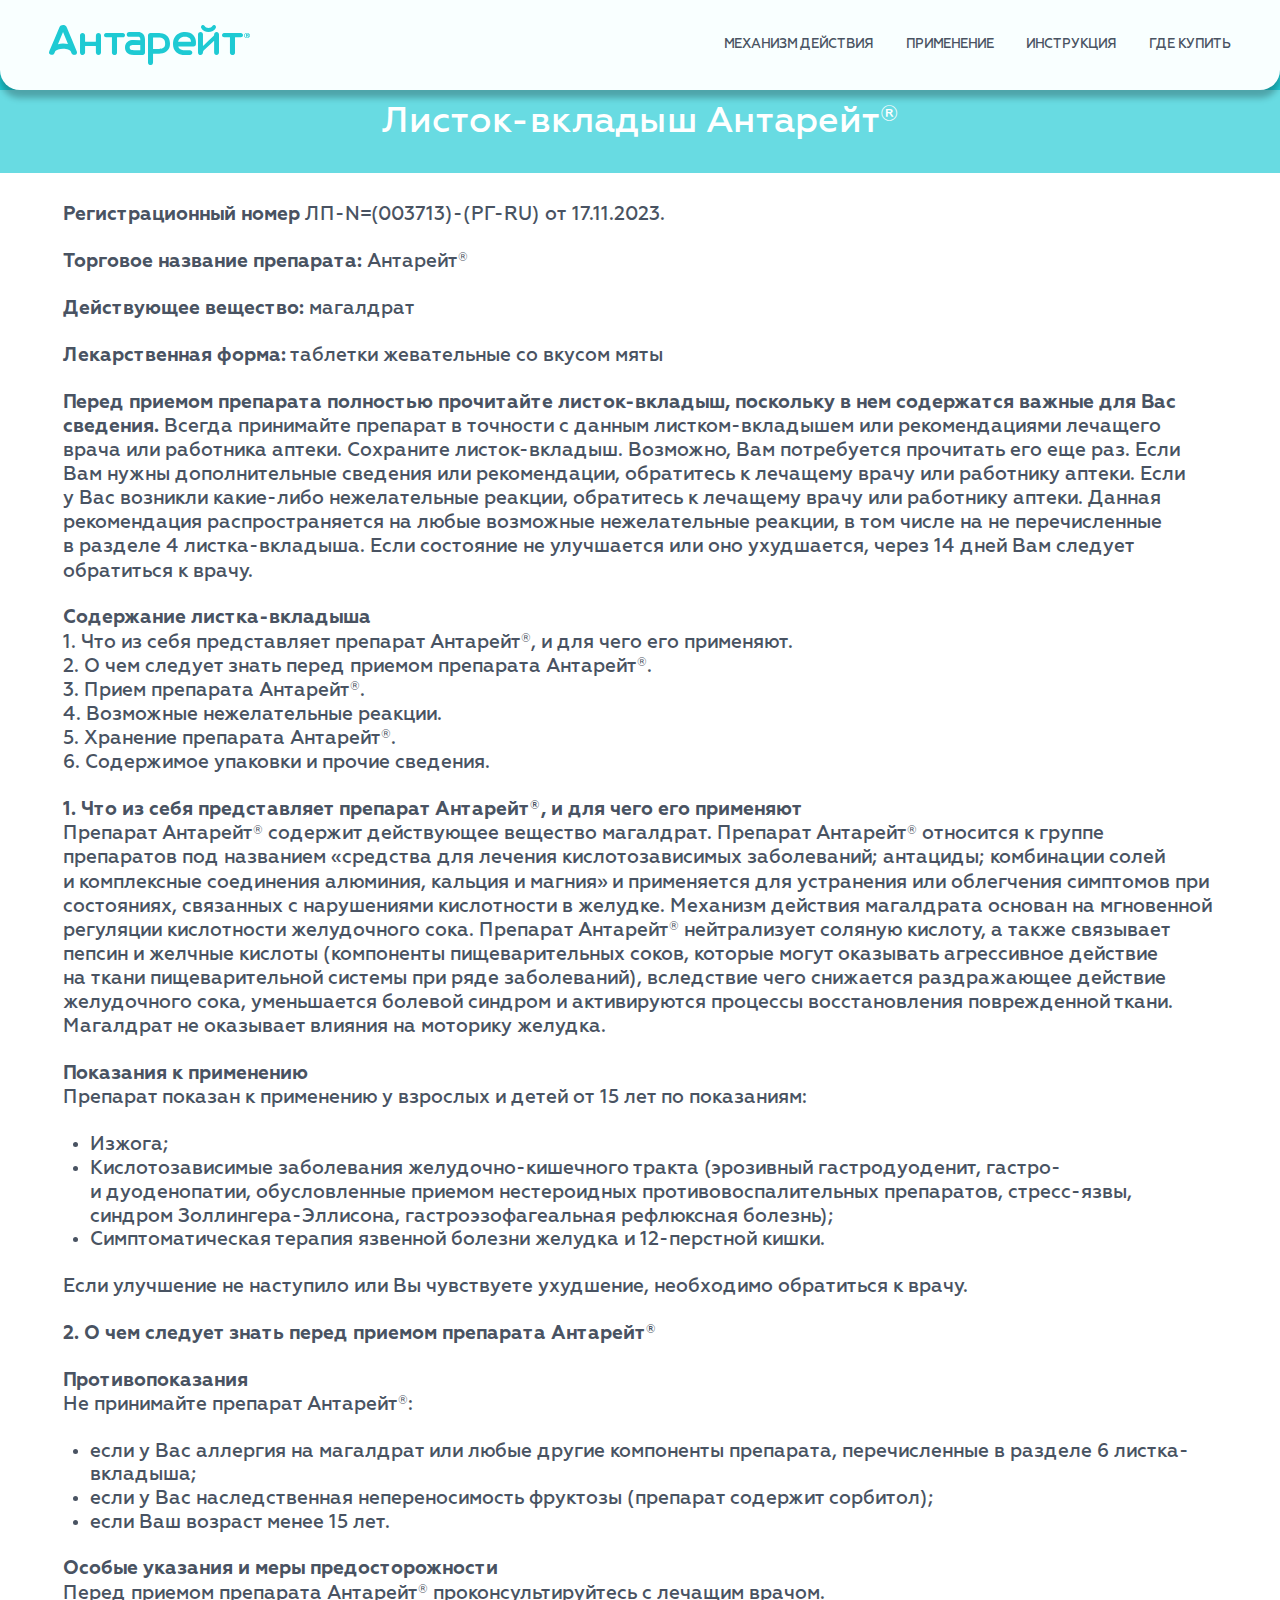
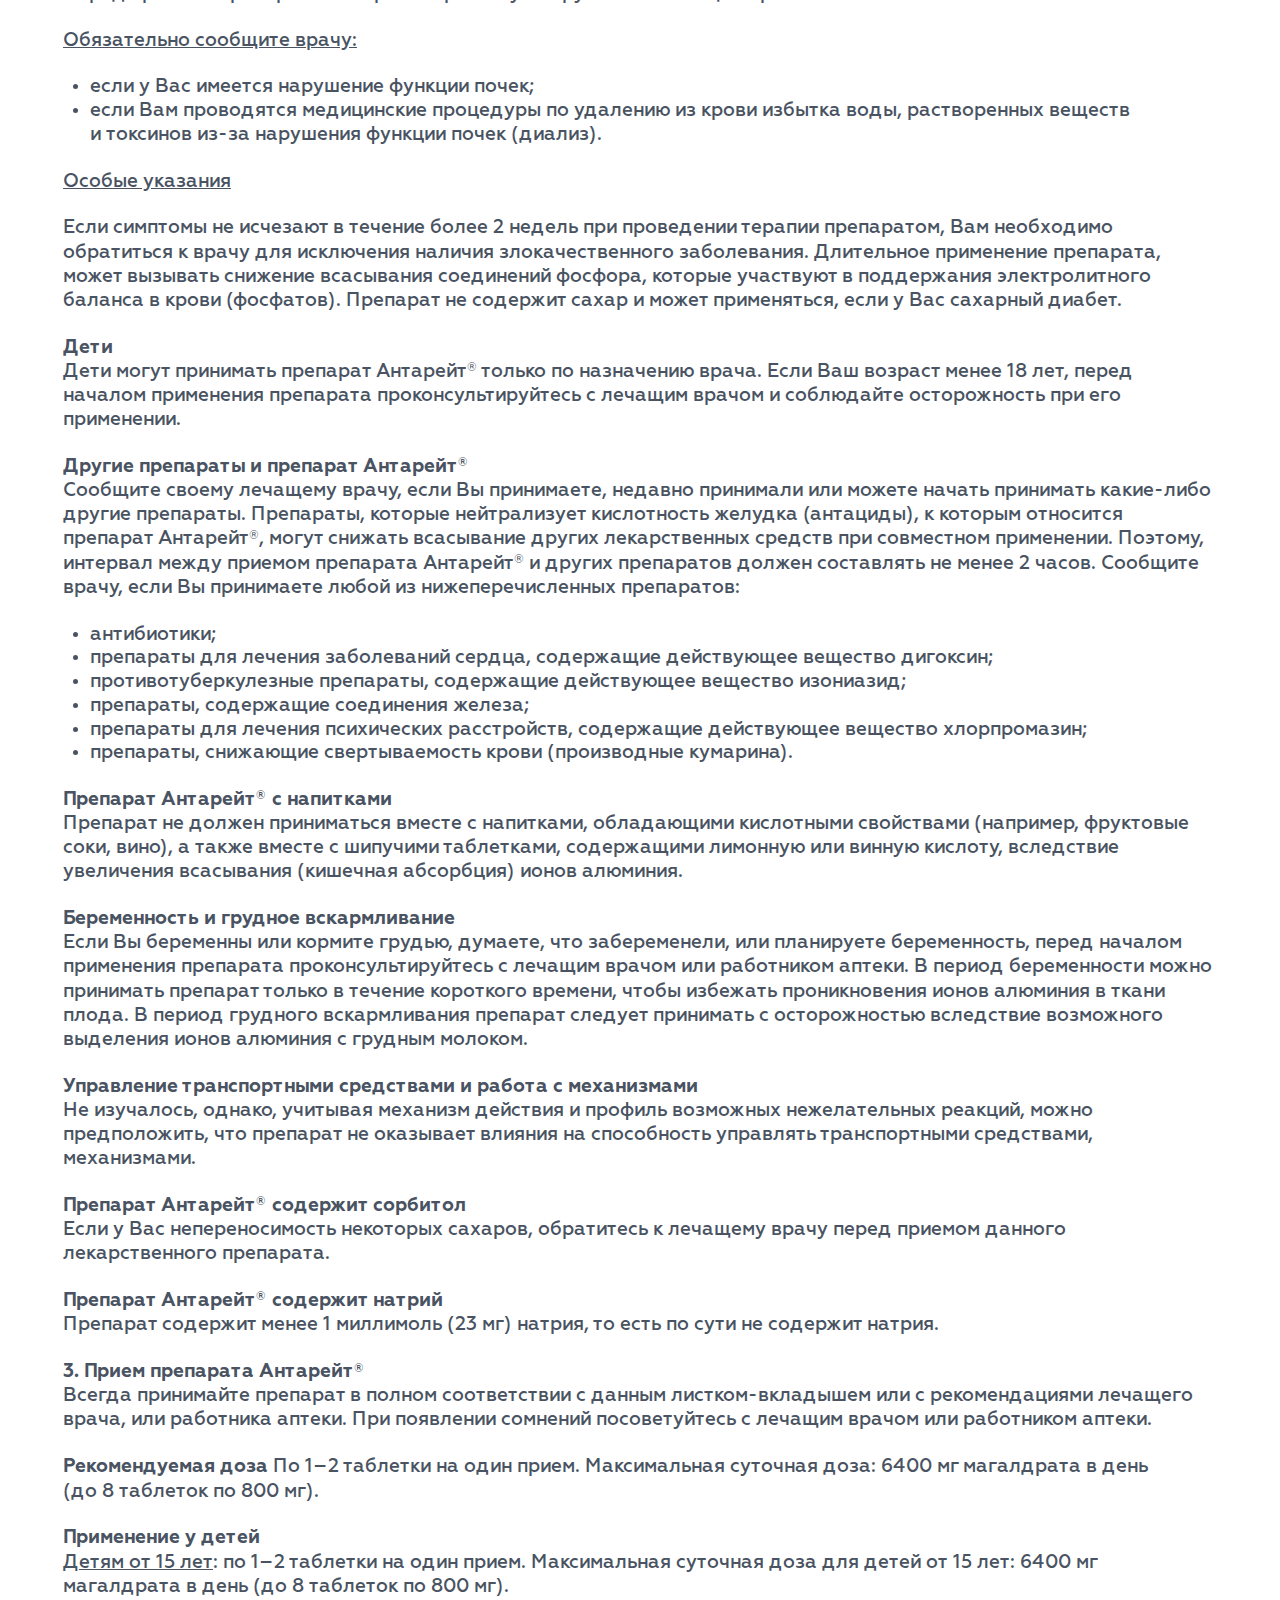
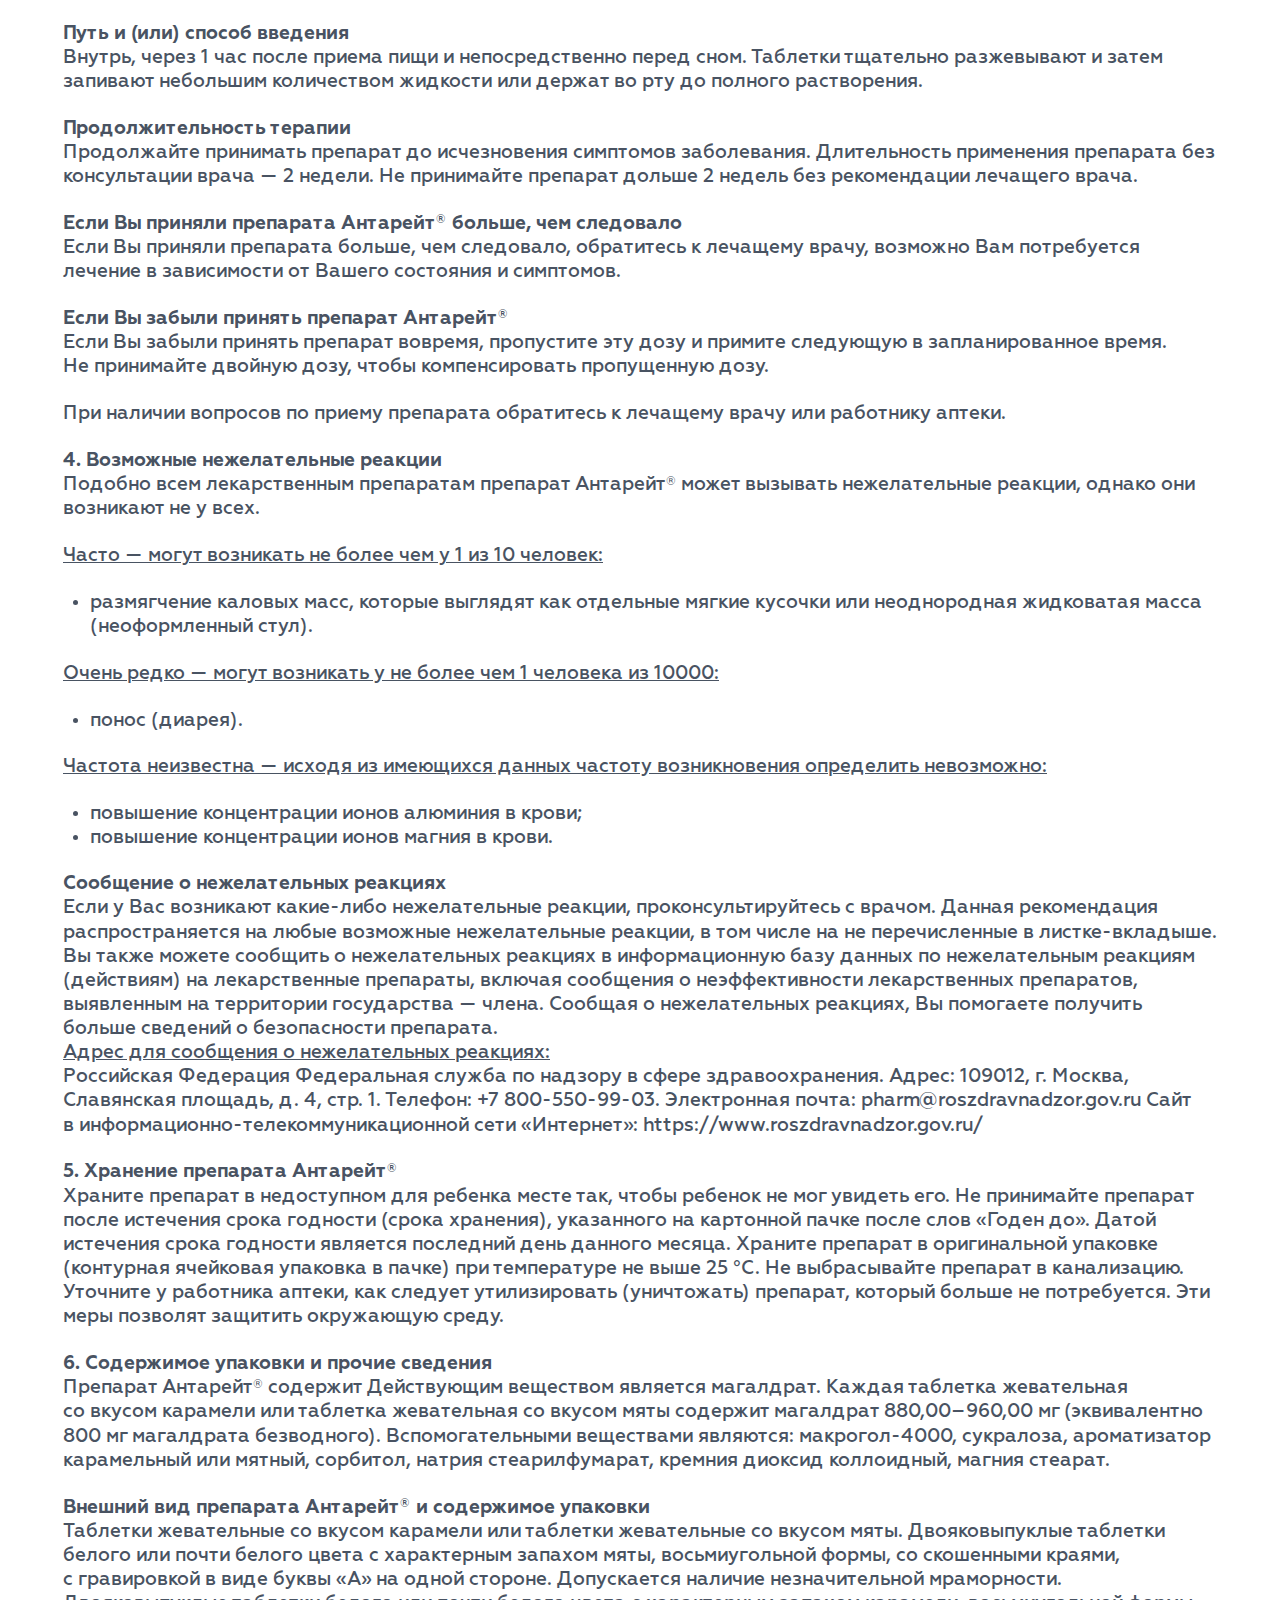
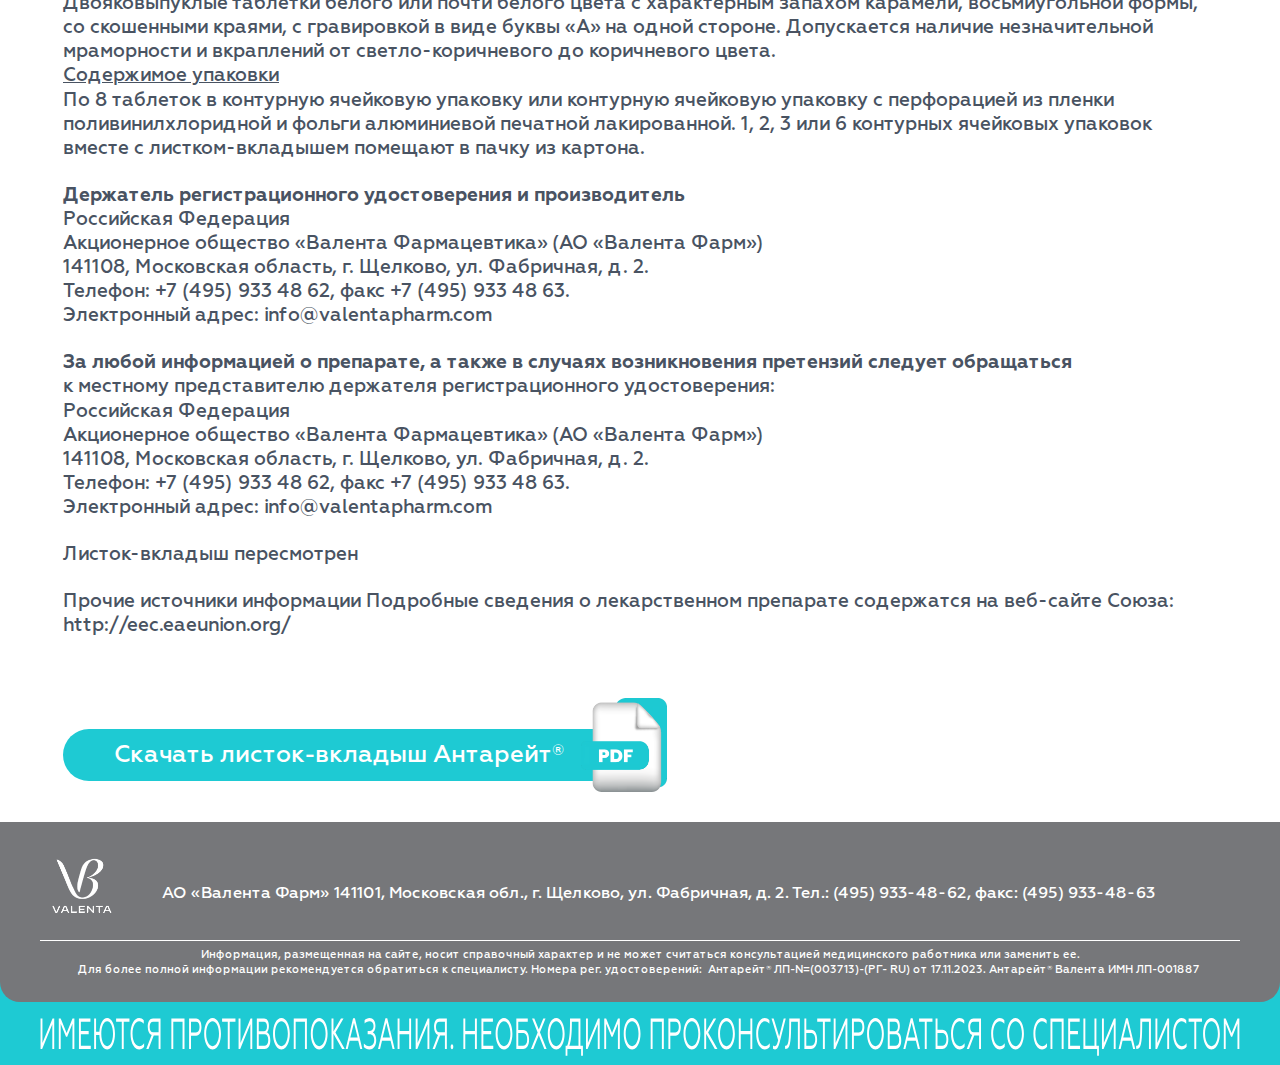
<file: v2/instruction-antareit.html>
<!DOCTYPE html>
<html lang="en">
<head>
   <meta charset="UTF-8">
   <meta name="viewport" content="width=device-width, initial-scale=1.0">
   <title>Антарейт</title>
   <link rel="stylesheet" href="css/styles.css"/>
</head>
<body>
  <header>
    <a class="header-logo" href="#">
      <img src="img/logo-green.svg" alt="лого" class="header-logo-img" />
    </a>
    <ul class="header-menu">
      <li><a href="https://antareit.ru/new/#video">Механизм действия</a></li>
      <li><a href="https://antareit.ru/new/#priem">Применение</a></li>
      <li>
        ИНСТРУКЦИЯ
        <ul class="header-submenu">
          <li>
            <a href="instruction-antareit.html"
              >Листок-вкладыш Антарейт<sup>®</sup>
            </a>
          </li>
          <li>
            <a href="instruction-antareit-valenta.html"
              >Инструкция Антарейт<sup>®</sup> Валента</a
            >
          </li>
        </ul>
      </li>
      <li><a href="https://antareit.ru/new/#apteki">Где купить</a></li>
    </ul>
    <button class="btn-header-menu"></button>
  </header>



   <section class="section-title bg-light-green">
      <h2>Листок-вкладыш Антарейт<sup>®</sup></h2>
   </section>

   <section class="section-instruction">
      <div class="container instruction">
      
      
      <p><b>Регистрационный номер</b> ЛП-N=(003713)-(РГ-RU) от&nbsp;17.11.2023.</p>
      
      <p><b>Торговое название препарата: </b>Антарейт<sup class="reg">&reg;</sup></p>
      
      <p><b>Действующее вещество:</b> магалдрат </p>
      
      <p><b>Лекарственная форма:</b> таблетки жевательные со&nbsp;вкусом мяты</p>
      
      <p><b>Перед приемом препарата полностью прочитайте листок-вкладыш, поскольку в&nbsp;нем содержатся важные 
      для Вас сведения.</b> Всегда принимайте препарат в&nbsp;точности с&nbsp;данным листком-вкладышем или рекомендациями лечащего врача или работника аптеки. Сохраните листок-вкладыш. Возможно, Вам потребуется прочитать его еще раз. Если Вам нужны дополнительные сведения или рекомендации, обратитесь к&nbsp;лечащему врачу или работнику аптеки. Если у&nbsp;Вас возникли какие-либо нежелательные реакции, обратитесь к&nbsp;лечащему врачу или работнику аптеки. Данная рекомендация распространяется на&nbsp;любые возможные нежелательные реакции, в&nbsp;том числе на&nbsp;не&nbsp;перечисленные в&nbsp;разделе 4&nbsp;листка-вкладыша. Если состояние не&nbsp;улучшается или оно ухудшается, через 14&nbsp;дней Вам следует обратиться к&nbsp;врачу.</p>
      
      <p><b>Содержание листка-вкладыша </b> <br>
      1. Что из&nbsp;себя представляет препарат Антарейт<sup class="reg">&reg;</sup>, и&nbsp;для чего его применяют. <br>
      2. О&nbsp;чем следует знать перед приемом препарата Антарейт<sup class="reg">&reg;</sup>. <br>
      3. Прием препарата Антарейт<sup class="reg">&reg;</sup>. <br>
      4. Возможные нежелательные реакции. <br>
      5. Хранение препарата Антарейт<sup class="reg">&reg;</sup>. <br>
      6. Содержимое упаковки и&nbsp;прочие сведения.</p>
      
      <p><b>1. Что из&nbsp;себя представляет препарат Антарейт<sup class="reg">&reg;</sup>, и&nbsp;для чего его применяют </b> <br>
      Препарат Антарейт<sup class="reg">&reg;</sup> содержит действующее вещество магалдрат. Препарат Антарейт<sup class="reg">&reg;</sup> относится к&nbsp;группе препаратов 
      под названием &laquo;средства для лечения кислотозависимых заболеваний; антациды; комбинации солей и&nbsp;комплексные соединения алюминия, кальция и&nbsp;магния&raquo; и&nbsp;применяется для устранения или облегчения симптомов при состояниях, связанных с&nbsp;нарушениями кислотности в&nbsp;желудке. Механизм действия магалдрата основан на&nbsp;мгновенной регуляции кислотности желудочного сока. Препарат Антарейт<sup class="reg">&reg;</sup> нейтрализует соляную кислоту, а&nbsp;также связывает пепсин и&nbsp;желчные кислоты (компоненты пищеварительных соков, которые могут оказывать агрессивное действие на&nbsp;ткани пищеварительной системы при ряде заболеваний), вследствие чего снижается раздражающее действие желудочного сока, уменьшается болевой синдром и&nbsp;активируются процессы восстановления поврежденной ткани. Магалдрат не&nbsp;оказывает влияния 
      на&nbsp;моторику желудка.</p>
      
      <p><b>Показания к&nbsp;применению </b> <br>
      Препарат показан к&nbsp;применению у&nbsp;взрослых и&nbsp;детей от&nbsp;15&nbsp;лет по&nbsp;показаниям: </p>
      <ul>
      <li>Изжога; </li>
      <li>Кислотозависимые заболевания желудочно-кишечного тракта (эрозивный гастродуоденит, гастро- и&nbsp;дуоденопатии, обусловленные приемом нестероидных противовоспалительных препаратов, стресс-язвы, синдром Золлингера-Эллисона, гастроэзофагеальная рефлюксная болезнь); </li>
      <li>Симптоматическая терапия язвенной болезни желудка и&nbsp;12-перстной кишки.</li>
      </ul>
      <p>Если улучшение не&nbsp;наступило или&nbsp;Вы чувствуете ухудшение, необходимо обратиться к&nbsp;врачу.</p>
      
      <p><b>2. О&nbsp;чем следует знать перед приемом препарата Антарейт<sup class="reg">&reg;</sup> </b> <p>
      
      <p><b>Противопоказания </b> <br>
      Не&nbsp;принимайте препарат Антарейт<sup class="reg">&reg;</sup>:</p>
      <ul>
      <li>если у&nbsp;Вас аллергия на&nbsp;магалдрат или любые другие компоненты препарата, перечисленные в&nbsp;разделе 6&nbsp;листка-вкладыша; </li>
      <li>если у&nbsp;Вас наследственная непереносимость фруктозы (препарат содержит сорбитол); </li>
      <li>если Ваш возраст менее 15&nbsp;лет. </li>
      </ul>
      
      <p><b>Особые указания и&nbsp;меры предосторожности </b> <br>
      Перед приемом препарата Антарейт<sup class="reg">&reg;</sup> проконсультируйтесь с&nbsp;лечащим врачом. </p>
      <p><u>Обязательно сообщите врачу:</u></p> 
      
      <ul>
      <li>если у&nbsp;Вас имеется нарушение функции почек; </li>
      <li>если Вам проводятся медицинские процедуры по&nbsp;удалению из&nbsp;крови избытка воды, растворенных веществ и&nbsp;токсинов из-за нарушения функции почек (диализ). </li>
      </ul>
      
      <p><u>Особые указания</u></p> 
      <p>Если симптомы не&nbsp;исчезают в&nbsp;течение более 2&nbsp;недель при проведении терапии препаратом, Вам необходимо обратиться 
      к&nbsp;врачу для исключения наличия злокачественного заболевания. Длительное применение препарата, может вызывать снижение всасывания соединений фосфора, которые участвуют в&nbsp;поддержания электролитного баланса в&nbsp;крови (фосфатов). Препарат не&nbsp;содержит сахар и&nbsp;может применяться, если у&nbsp;Вас сахарный диабет.</p>
      
      <p><b>Дети </b> <br>
      Дети могут принимать препарат Антарейт<sup class="reg">&reg;</sup> только по&nbsp;назначению врача. Если Ваш возраст менее 18&nbsp;лет, перед началом применения препарата проконсультируйтесь с&nbsp;лечащим врачом и&nbsp;соблюдайте осторожность при его применении.</p>
      
      <p><b>Другие препараты и&nbsp;препарат Антарейт<sup class="reg">&reg;</sup> </b> <br>
      Сообщите своему лечащему врачу, если&nbsp;Вы принимаете, недавно принимали или можете начать принимать какие-либо другие препараты. Препараты, которые нейтрализует кислотность желудка (антациды), к&nbsp;которым относится препарат Антарейт<sup class="reg">&reg;</sup>, могут снижать всасывание других лекарственных средств при совместном применении. Поэтому, интервал между приемом препарата Антарейт<sup class="reg">&reg;</sup> и&nbsp;других препаратов должен составлять не&nbsp;менее 2&nbsp;часов. 
      Сообщите врачу, если&nbsp;Вы принимаете любой из&nbsp;нижеперечисленных препаратов:</p>
      <ul>
      <li>антибиотики; </li>
      <li>препараты для лечения заболеваний сердца, содержащие действующее вещество дигоксин; </li>
      <li>противотуберкулезные препараты, содержащие действующее вещество изониазид;</li>
      <li>препараты, содержащие соединения железа; </li>
      <li>препараты для лечения психических расстройств, содержащие действующее вещество хлорпромазин; </li>
      <li>препараты, снижающие свертываемость крови (производные кумарина). </li>
      </ul>
      
      <p><b>Препарат Антарейт<sup class="reg">&reg;</sup> с&nbsp;напитками </b> <br>
      Препарат не&nbsp;должен приниматься вместе с&nbsp;напитками, обладающими кислотными свойствами (например, фруктовые соки, вино), а&nbsp;также вместе с&nbsp;шипучими таблетками, содержащими лимонную или винную кислоту, вследствие увеличения всасывания (кишечная абсорбция) ионов алюминия.</p>
      
      <p><b>Беременность и&nbsp;грудное вскармливание </b> <br>
      Если Вы&nbsp;беременны или кормите грудью, думаете, что забеременели, или планируете беременность, перед началом применения препарата проконсультируйтесь с&nbsp;лечащим врачом или работником аптеки. В&nbsp;период беременности можно принимать препарат только в&nbsp;течение короткого времени, чтобы избежать проникновения ионов алюминия в&nbsp;ткани плода. 
      В&nbsp;период грудного вскармливания препарат следует принимать с&nbsp;осторожностью вследствие возможного выделения ионов алюминия с&nbsp;грудным молоком.</p>
      
      <p><b>Управление транспортными средствами и&nbsp;работа с&nbsp;механизмами </b> <br>
      Не&nbsp;изучалось, однако, учитывая механизм действия и&nbsp;профиль возможных нежелательных реакций, можно 
      предположить, что препарат не&nbsp;оказывает влияния на&nbsp;способность управлять транспортными средствами, механизмами. </p>
      
      <p><b>Препарат Антарейт<sup class="reg">&reg;</sup> содержит сорбитол </b> <br>
      Если у&nbsp;Вас непереносимость некоторых сахаров, обратитесь к&nbsp;лечащему врачу перед приемом данного 
      лекарственного препарата. </p>
      
      <p><b>Препарат Антарейт<sup class="reg">&reg;</sup> содержит натрий </b> <br>
      Препарат содержит менее 1&nbsp;миллимоль (23&nbsp;мг) натрия, то&nbsp;есть по&nbsp;сути не&nbsp;содержит натрия.</p>
      
      <p><b>3. Прием препарата Антарейт<sup class="reg">&reg;</sup> </b> <br>
      Всегда принимайте препарат в&nbsp;полном соответствии с&nbsp;данным листком-вкладышем или с&nbsp;рекомендациями лечащего врача, или работника аптеки. При появлении сомнений посоветуйтесь с&nbsp;лечащим врачом или работником аптеки. </p>
      
      <p><b>Рекомендуемая доза </b>
      По&nbsp;1&ndash;2 таблетки на&nbsp;один прием. Максимальная суточная доза: 6400&nbsp;мг магалдрата в&nbsp;день (до&nbsp;8&nbsp;таблеток по&nbsp;800&nbsp;мг). </p>
      
      <p><b>Применение у&nbsp;детей </b> <br>
      <u>Детям от&nbsp;15&nbsp;лет</u>: по&nbsp;1&ndash;2 таблетки на&nbsp;один прием. Максимальная суточная доза для детей от&nbsp;15&nbsp;лет: 6400&nbsp;мг магалдрата 
      в&nbsp;день (до&nbsp;8&nbsp;таблеток по&nbsp;800&nbsp;мг). </p>
      
      <p><b>Путь&nbsp;и (или) способ введения </b> <br>
      Внутрь, через 1&nbsp;час после приема пищи и&nbsp;непосредственно перед сном. Таблетки тщательно разжевывают 
      и&nbsp;затем запивают небольшим количеством жидкости или держат во&nbsp;рту до&nbsp;полного растворения. </p>
      
      <p><b>Продолжительность терапии </b> <br>
      Продолжайте принимать препарат до&nbsp;исчезновения симптомов заболевания. Длительность применения препарата 
      без консультации врача&nbsp;&mdash; 2&nbsp;недели. Не&nbsp;принимайте препарат дольше 2&nbsp;недель без рекомендации лечащего врача. </p>
      
      <p><b>Если Вы&nbsp;приняли препарата Антарейт<sup class="reg">&reg;</sup> больше, чем следовало </b> <br>
      Если Вы&nbsp;приняли препарата больше, чем следовало, обратитесь к&nbsp;лечащему врачу, возможно Вам потребуется лечение 
      в&nbsp;зависимости от&nbsp;Вашего состояния и&nbsp;симптомов. </p>
      
      <p><b>Если Вы&nbsp;забыли принять препарат Антарейт<sup class="reg">&reg;</sup> </b> <br>
      Если Вы&nbsp;забыли принять препарат вовремя, пропустите эту дозу и&nbsp;примите следующую 
      в&nbsp;запланированное время. Не&nbsp;принимайте двойную дозу, чтобы компенсировать пропущенную дозу. </p>
      
      <p>При наличии вопросов по&nbsp;приему препарата обратитесь к&nbsp;лечащему врачу или работнику аптеки.</p>
      
      <p><b>4. Возможные нежелательные реакции </b> <br>
      Подобно всем лекарственным препаратам препарат Антарейт<sup class="reg">&reg;</sup> может вызывать нежелательные реакции, 
      однако они возникают не&nbsp;у&nbsp;всех.</p> 
      <p><u>Часто&nbsp;&mdash; могут возникать не&nbsp;более чем у&nbsp;1&nbsp;из&nbsp;10&nbsp;человек: </u></p> 
      
      <ul>
      <li>размягчение каловых масс, которые выглядят как отдельные мягкие кусочки или неоднородная жидковатая масса (неоформленный стул). </li>
      </ul>
      
      <p><u>Очень редко&nbsp;&mdash; могут возникать у&nbsp;не&nbsp;более чем 1&nbsp;человека из&nbsp;10000: </u></p>
      
      
      <ul><li>понос (диарея).</li> </ul>
      
      <p><u>Частота неизвестна&nbsp;&mdash; исходя из&nbsp;имеющихся данных частоту возникновения определить невозможно: </u></p> 
      
      <ul>
      <li>повышение концентрации ионов алюминия в&nbsp;крови; </li>
      <li>повышение концентрации ионов магния в&nbsp;крови. </li>
      </ul>
      
      
      <p><b>Сообщение о&nbsp;нежелательных реакциях </b> <br>
      Если у&nbsp;Вас возникают какие-либо нежелательные реакции, проконсультируйтесь с&nbsp;врачом. Данная рекомендация распространяется на&nbsp;любые возможные нежелательные реакции, в&nbsp;том числе на&nbsp;не&nbsp;перечисленные в&nbsp;листке-вкладыше. 
      Вы&nbsp;также можете сообщить о&nbsp;нежелательных реакциях в&nbsp;информационную базу данных по&nbsp;нежелательным реакциям (действиям) на&nbsp;лекарственные препараты, включая сообщения о&nbsp;неэффективности лекарственных препаратов, выявленным на&nbsp;территории государства&nbsp;&mdash; члена. Сообщая о&nbsp;нежелательных реакциях, Вы&nbsp;помогаете получить больше сведений 
      о&nbsp;безопасности препарата. <br>
      <u>Адрес для сообщения о&nbsp;нежелательных реакциях:</u> <br>
      Российская Федерация Федеральная служба по&nbsp;надзору в&nbsp;сфере здравоохранения. 
      Адрес: 109012, г. Москва, Славянская площадь, д.&nbsp;4, стр.&nbsp;1. Телефон: +7 800-550-99-03. 
      Электронная почта: pharm@roszdravnadzor.gov.ru 
      Сайт в&nbsp;информационно-телекоммуникационной сети &laquo;Интернет&raquo;: https://www.roszdravnadzor.gov.ru/</p>
      
      <p><b>5. Хранение препарата Антарейт<sup class="reg">&reg;</sup> </b> <br>
      Храните препарат в&nbsp;недоступном для ребенка месте так, чтобы ребенок не&nbsp;мог увидеть его. Не&nbsp;принимайте препарат после истечения срока годности (срока хранения), указанного на&nbsp;картонной пачке после слов &laquo;Годен до&raquo;. Датой истечения срока годности является последний день данного месяца. Храните препарат в&nbsp;оригинальной упаковке (контурная ячейковая упаковка в&nbsp;пачке) при температуре не&nbsp;выше 25&nbsp;&deg;С.&nbsp;Не&nbsp;выбрасывайте препарат в&nbsp;канализацию. Уточните у&nbsp;работника аптеки, как следует утилизировать (уничтожать) препарат, который больше не&nbsp;потребуется. Эти меры позволят защитить окружающую среду. </p>
      
      <p><b>6. Содержимое упаковки и&nbsp;прочие сведения </b> <br>
      Препарат Антарейт<sup class="reg">&reg;</sup> содержит 
      Действующим веществом является магалдрат. Каждая таблетка жевательная со&nbsp;вкусом карамели или таблетка жевательная со&nbsp;вкусом мяты содержит магалдрат 880,00&ndash;960,00&nbsp;мг (эквивалентно 800&nbsp;мг магалдрата безводного). Вспомогательными веществами являются: макрогол-4000, сукралоза, ароматизатор карамельный или мятный, сорбитол, натрия стеарилфумарат, кремния диоксид коллоидный, магния стеарат. </p>
      
      <p><b>Внешний вид препарата Антарейт<sup class="reg">&reg;</sup> и&nbsp;содержимое упаковки </b> <br>
      Таблетки жевательные со&nbsp;вкусом карамели или таблетки жевательные со&nbsp;вкусом мяты. Двояковыпуклые таблетки белого или почти белого цвета с&nbsp;характерным запахом мяты, восьмиугольной формы, со&nbsp;скошенными краями, с&nbsp;гравировкой 
      в&nbsp;виде буквы &laquo;А&raquo; на&nbsp;одной стороне. Допускается наличие незначительной мраморности. Двояковыпуклые таблетки белого или почти белого цвета с&nbsp;характерным запахом карамели, восьмиугольной формы, со&nbsp;скошенными краями, с&nbsp;гравировкой 
      в&nbsp;виде буквы &laquo;А&raquo; на&nbsp;одной стороне. Допускается наличие незначительной мраморности и&nbsp;вкраплений от&nbsp;светло-коричневого до&nbsp;коричневого цвета. <br>
      <u>Содержимое упаковки </u> <br>
      По&nbsp;8&nbsp;таблеток в&nbsp;контурную ячейковую упаковку или контурную ячейковую упаковку с&nbsp;перфорацией из&nbsp;пленки поливинилхлоридной и&nbsp;фольги алюминиевой печатной лакированной.&nbsp;1, 2, 3&nbsp;или 6&nbsp;контурных ячейковых упаковок 
      вместе с&nbsp;листком-вкладышем помещают в&nbsp;пачку из&nbsp;картона.</p>
      
      <p><b>Держатель регистрационного удостоверения и&nbsp;производитель </b> <br>
      Российская Федерация <br>
      Акционерное общество &laquo;Валента Фармацевтика&raquo; (АО&nbsp;&laquo;Валента Фарм&raquo;) <br>
      141108, Московская область, г. Щелково, ул. Фабричная, д.&nbsp;2. <br>
      Телефон: +7 (495) 933 48&nbsp;62, факс&nbsp;+7 (495) 933 48 63. <br>
      Электронный адрес: info@valentapharm.com </p>
      
      <p><b>За&nbsp;любой информацией о&nbsp;препарате, а&nbsp;также в&nbsp;случаях возникновения претензий следует обращаться </b> <br>
      к&nbsp;местному представителю держателя регистрационного удостоверения: <br>
      Российская Федерация <br>
      Акционерное общество &laquo;Валента Фармацевтика&raquo; (АО&nbsp;&laquo;Валента Фарм&raquo;) <br>
      141108, Московская область, г. Щелково, ул. Фабричная, д.&nbsp;2. <br>
      Телефон: +7 (495) 933 48&nbsp;62, факс&nbsp;+7 (495) 933 48 63. <br>
      Электронный адрес: info@valentapharm.com </p>
      
      <p>Листок-вкладыш пересмотрен </p>
      
      <p>Прочие источники информации Подробные сведения о&nbsp;лекарственном препарате содержатся на&nbsp;веб-сайте 
      Союза: http://eec.eaeunion.org/</p>
      
      
      <a class="btn-instruction" target="_blank" href="antareit.pdf">Скачать листок-вкладыш Антарейт<sup class="reg">&reg;</sup></a>
      
      </div>
      </section>




   <section class="footer-grey">
      <div class="container">
         <div class="footer-wrapper">
            <img src="img/logo-valenta.png" alt="valenta" class="footer-logo">
            <div class="footer-contacts">АО «Валента Фарм» 141101,  Московская обл., г. Щелково, ул. Фабричная, д. 2. <nobr>Тел.: (495) 933-48-62</nobr>, <nobr>факс: (495) 933-48-63</nobr></div>
         </div>
         

         <p class="footer-notes">Информация, размещенная на сайте, носит справочный характер и не может считаться консультацией медицинского работника или заменить ее. </p> 
         <p class="footer-notes">Для более полной информации рекомендуется обратиться к специалисту. Номера рег. удостоверений:  Антарейт<sup>®</sup> ЛП-N=(003713)-(PГ- RU) от 17.11.2023. Антарейт<sup>®</sup> Валента ИМН ЛП-001887 </p> 
      </div>
   </section>

   <section class="footer-green">
      <div class="container">
 
         <picture >
            <source media="(max-width:768px)" srcset="img/legal-mob.svg">
            <img src="img/legal.svg" alt="имеются противопоказания. необходимо проконсультироваться со специалистом" class="legal">
          </picture> 
      </div>
   </section>


   <script src="js/script.js"></script>

 </body>
 </html>
</file>
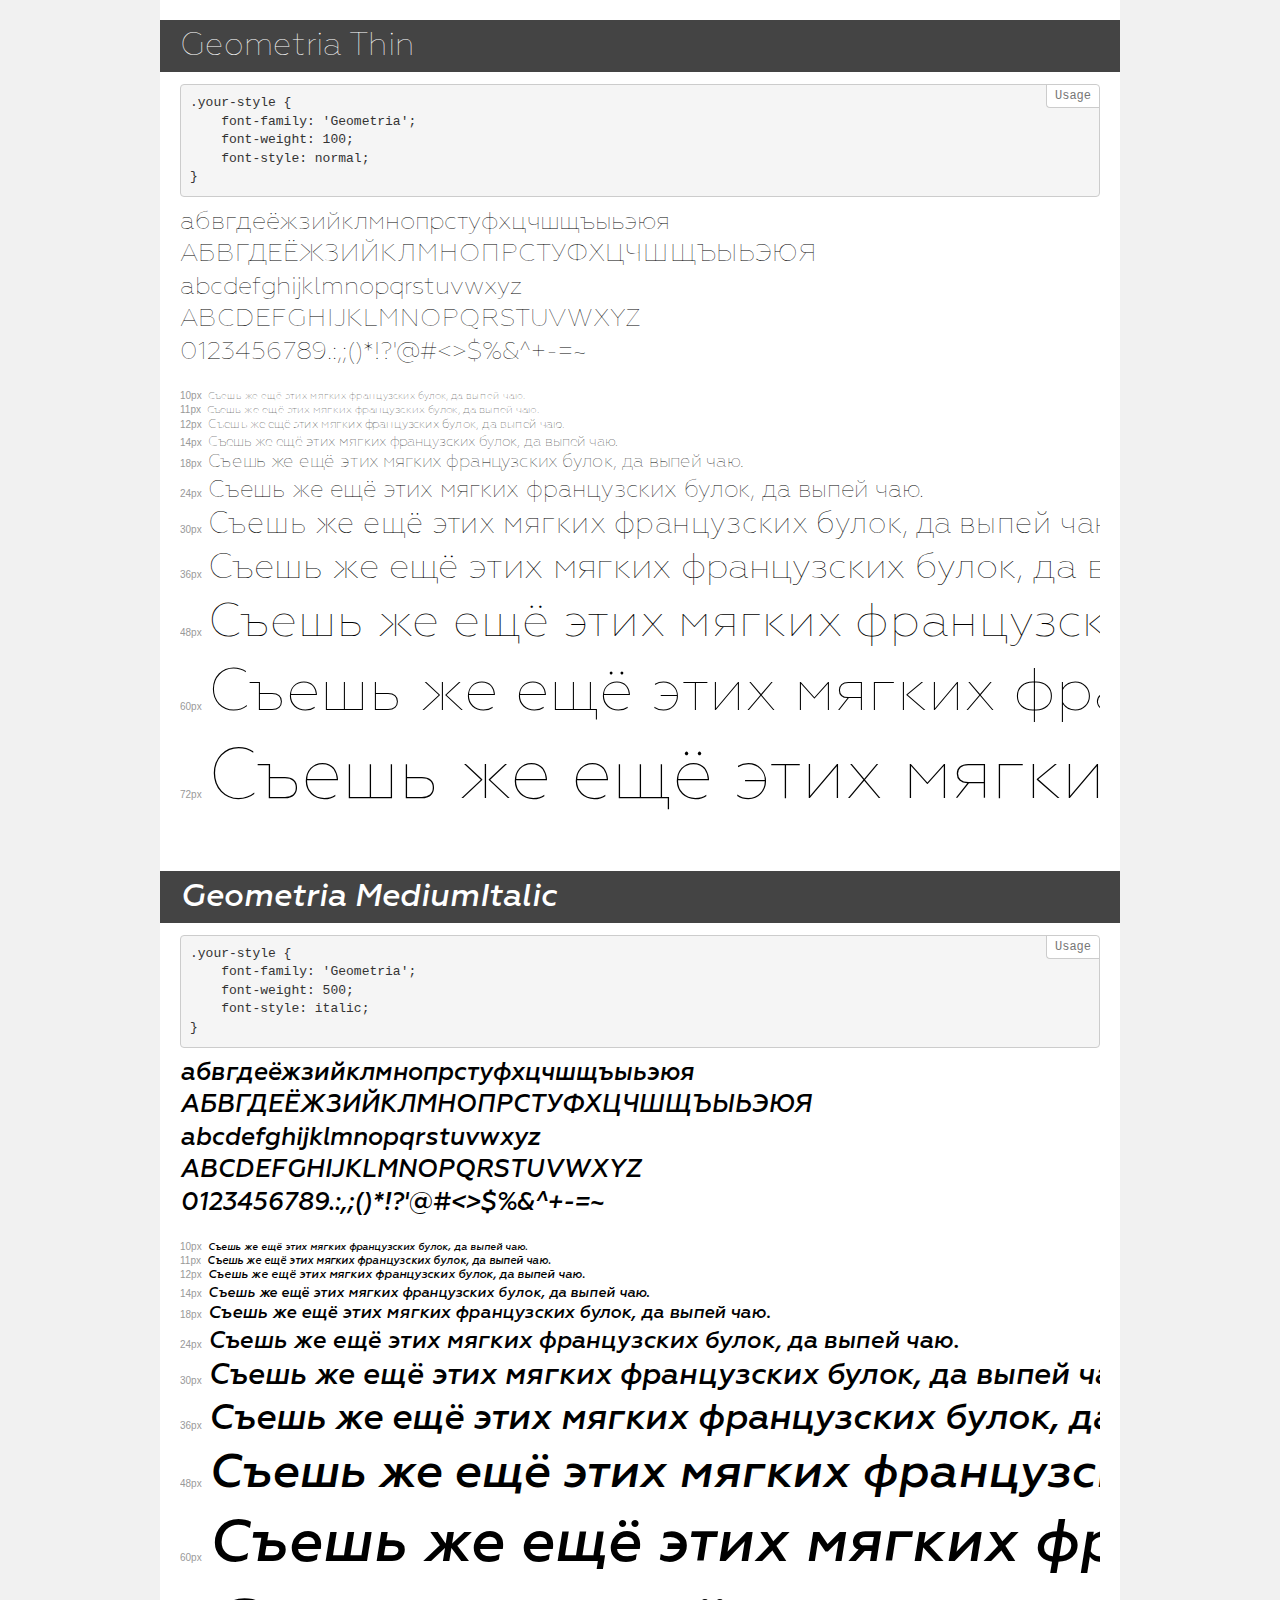
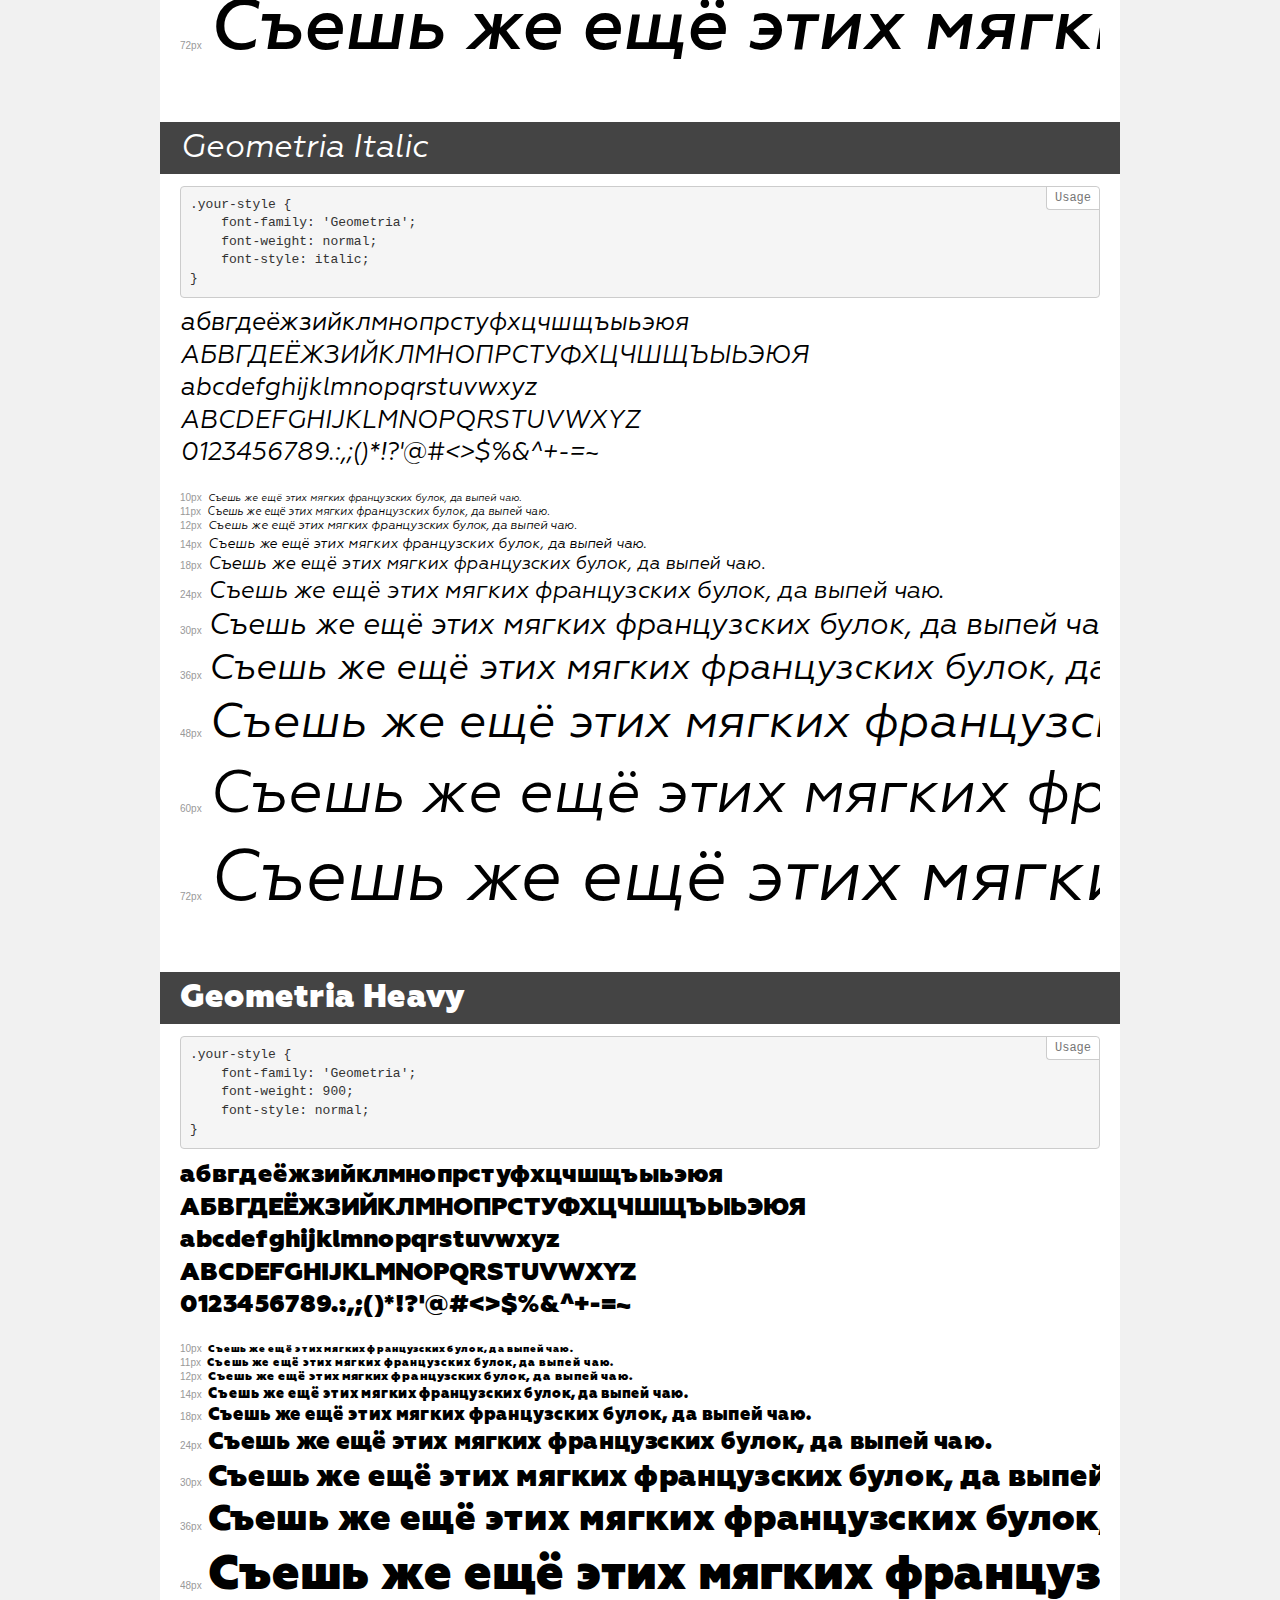
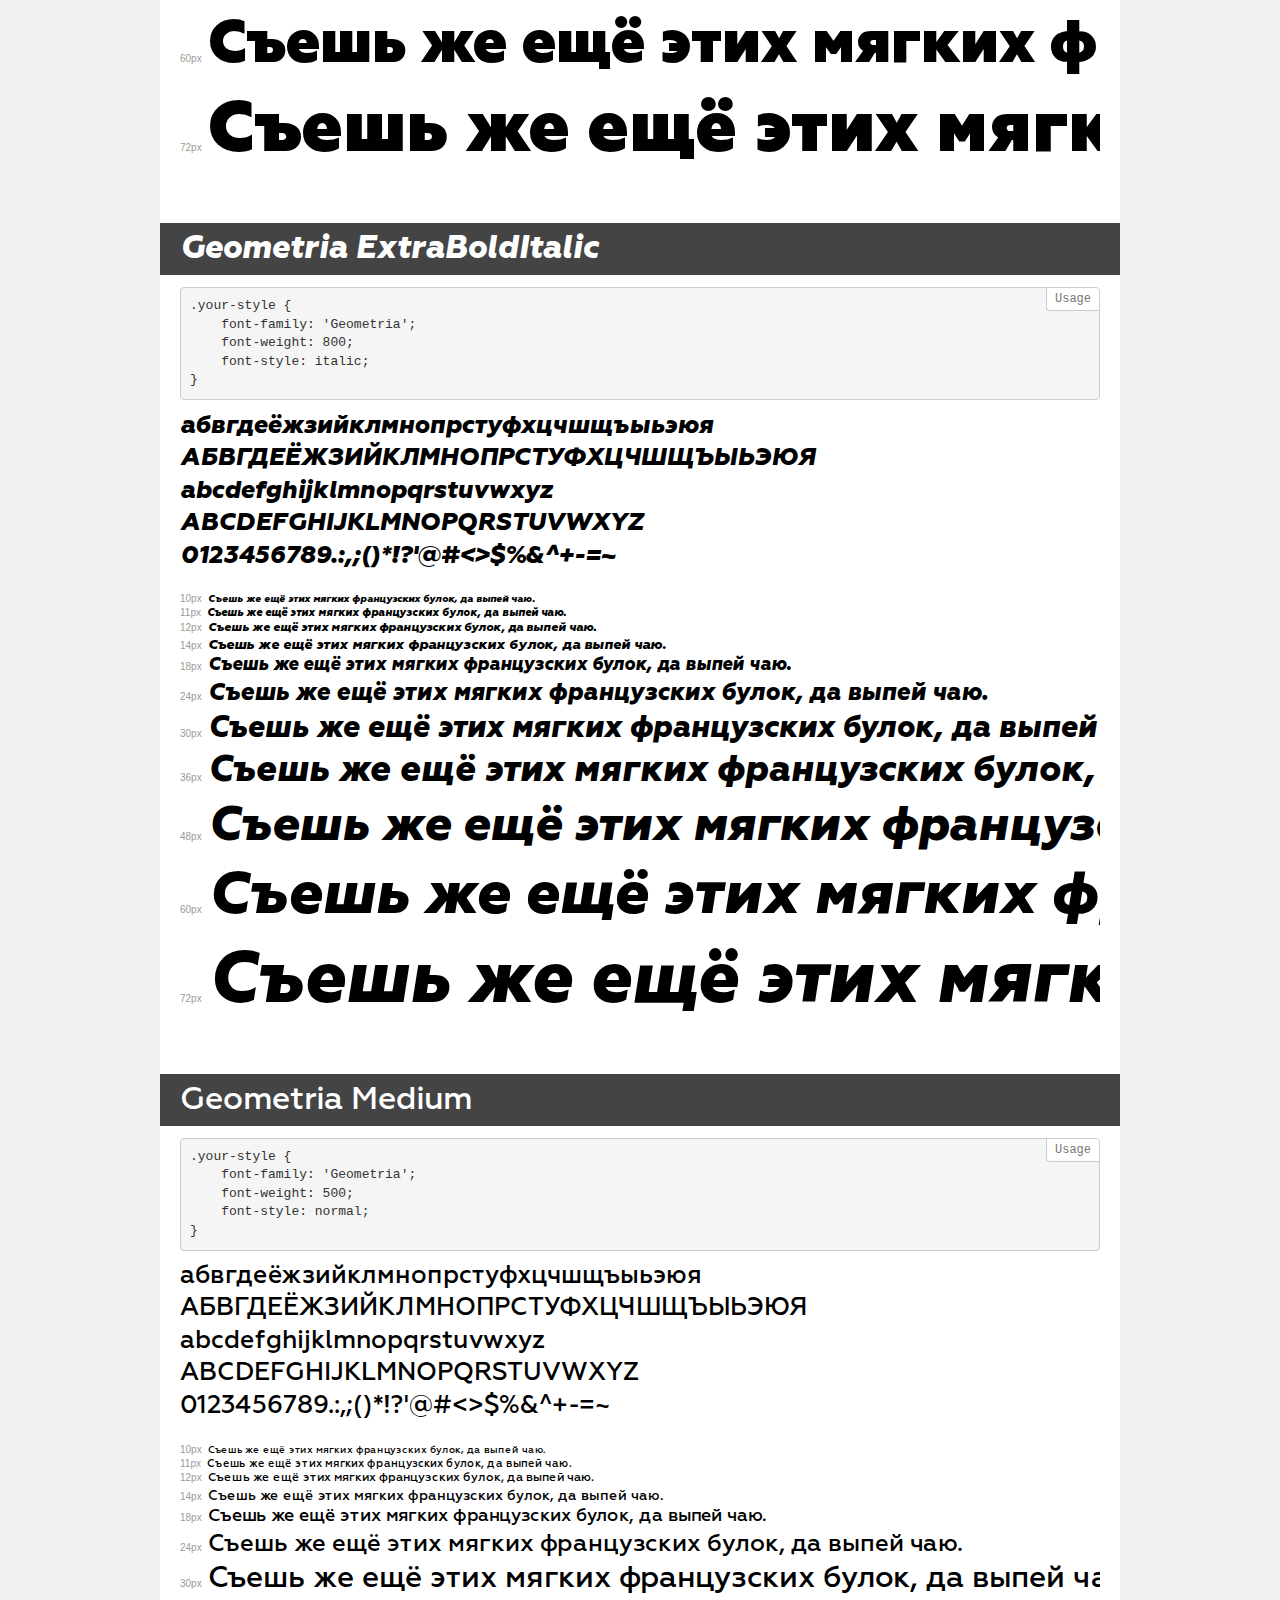
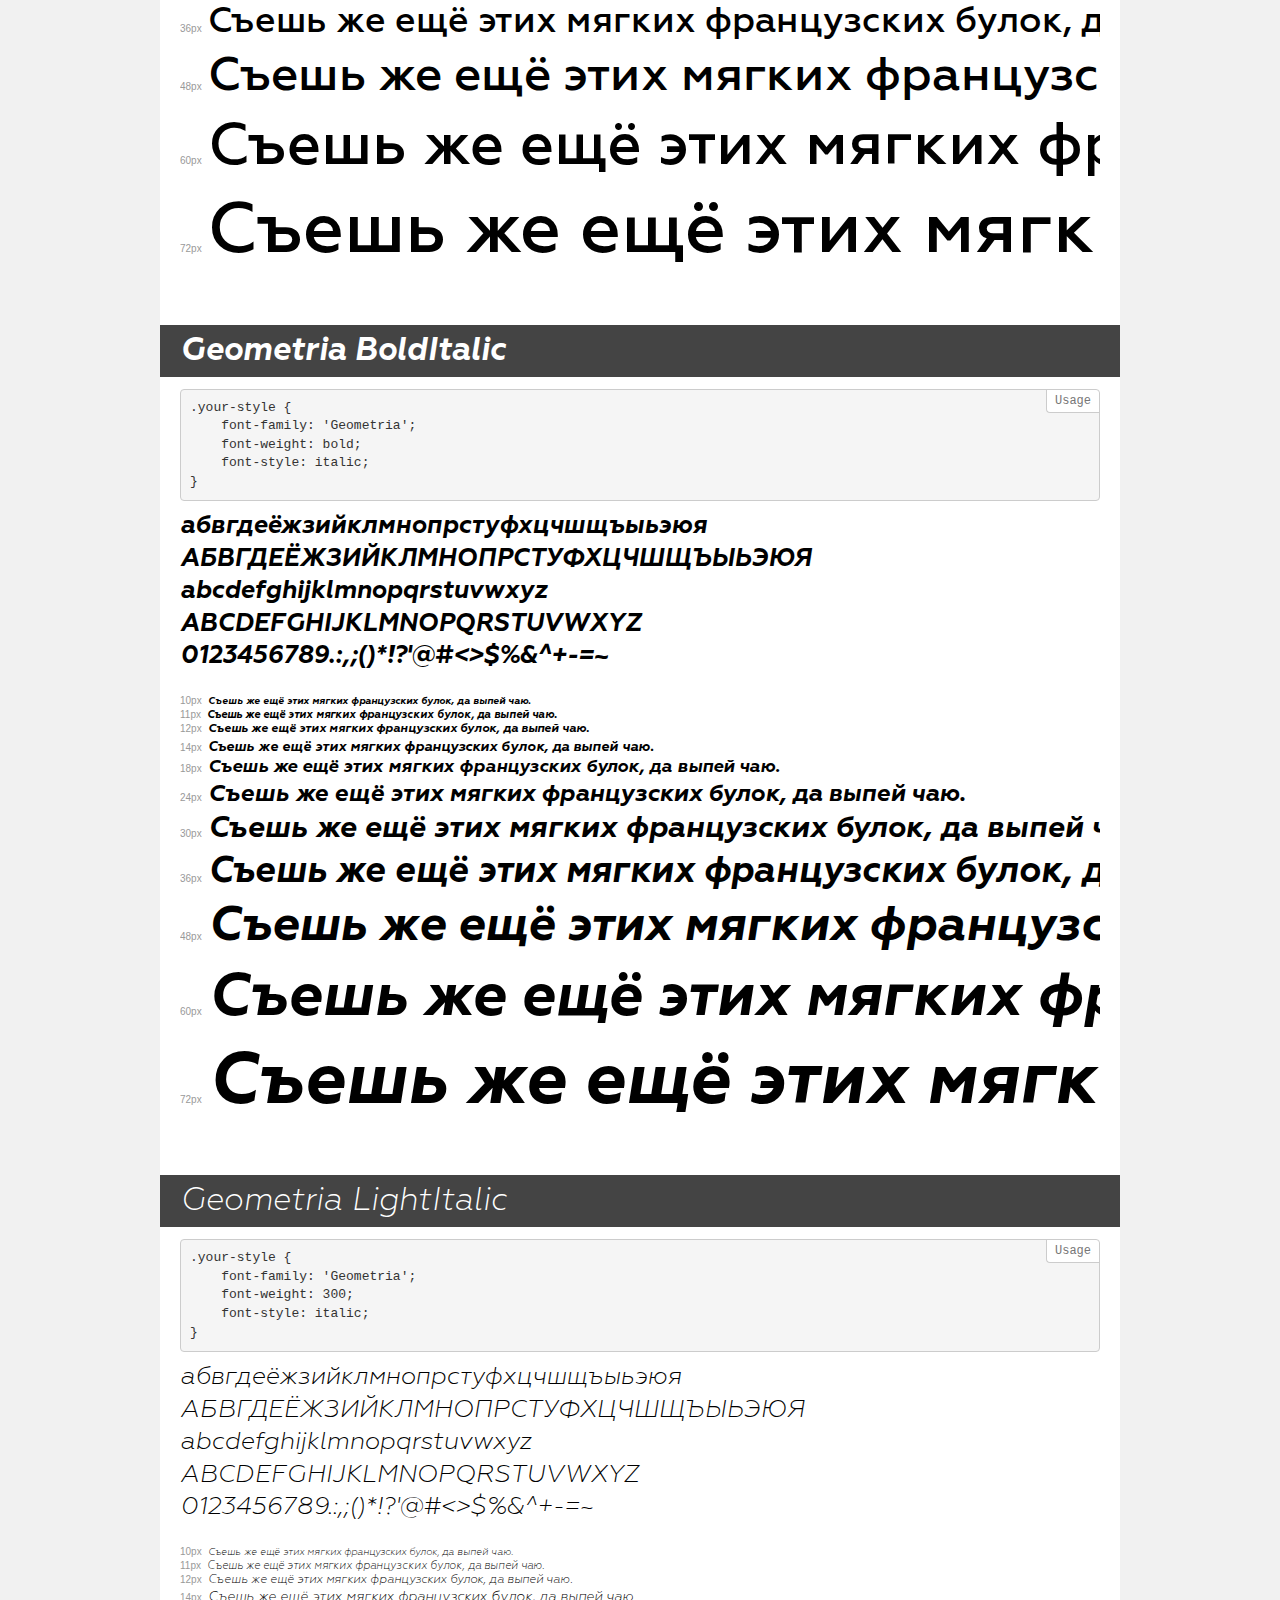
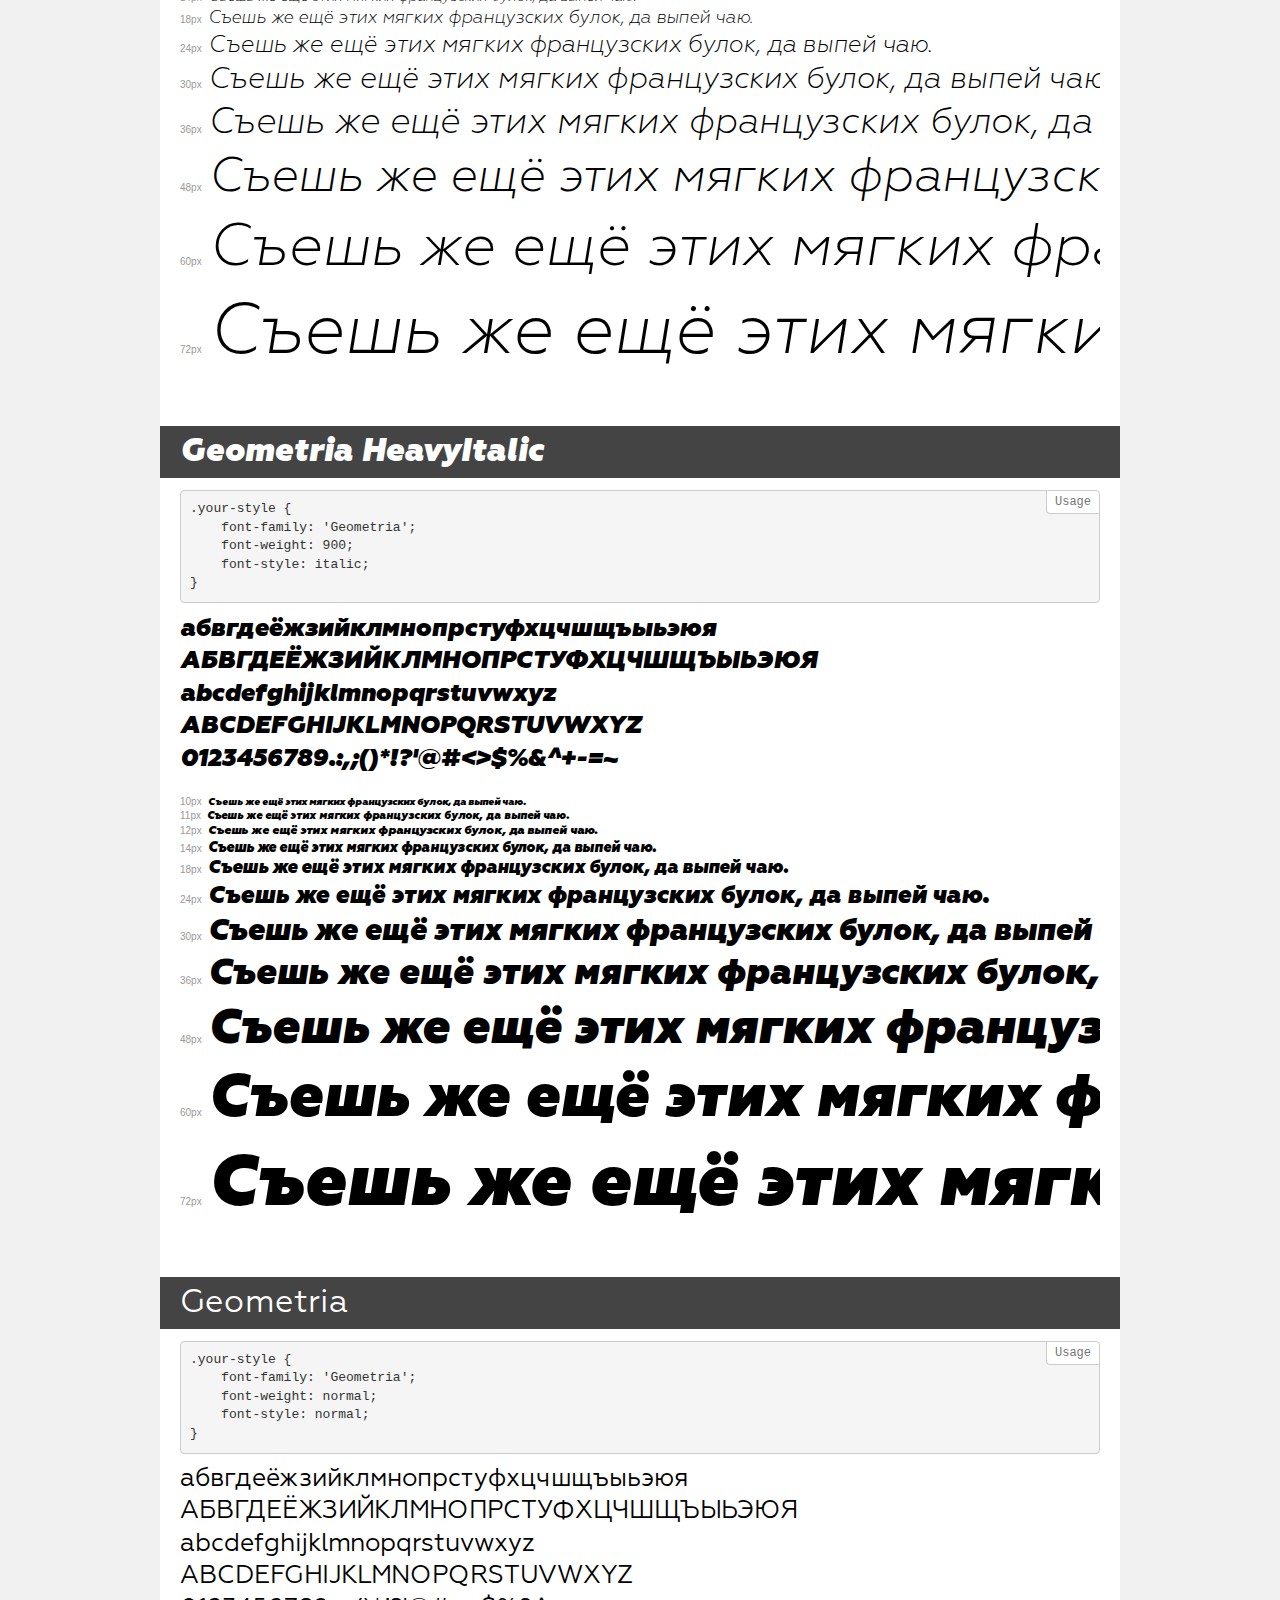
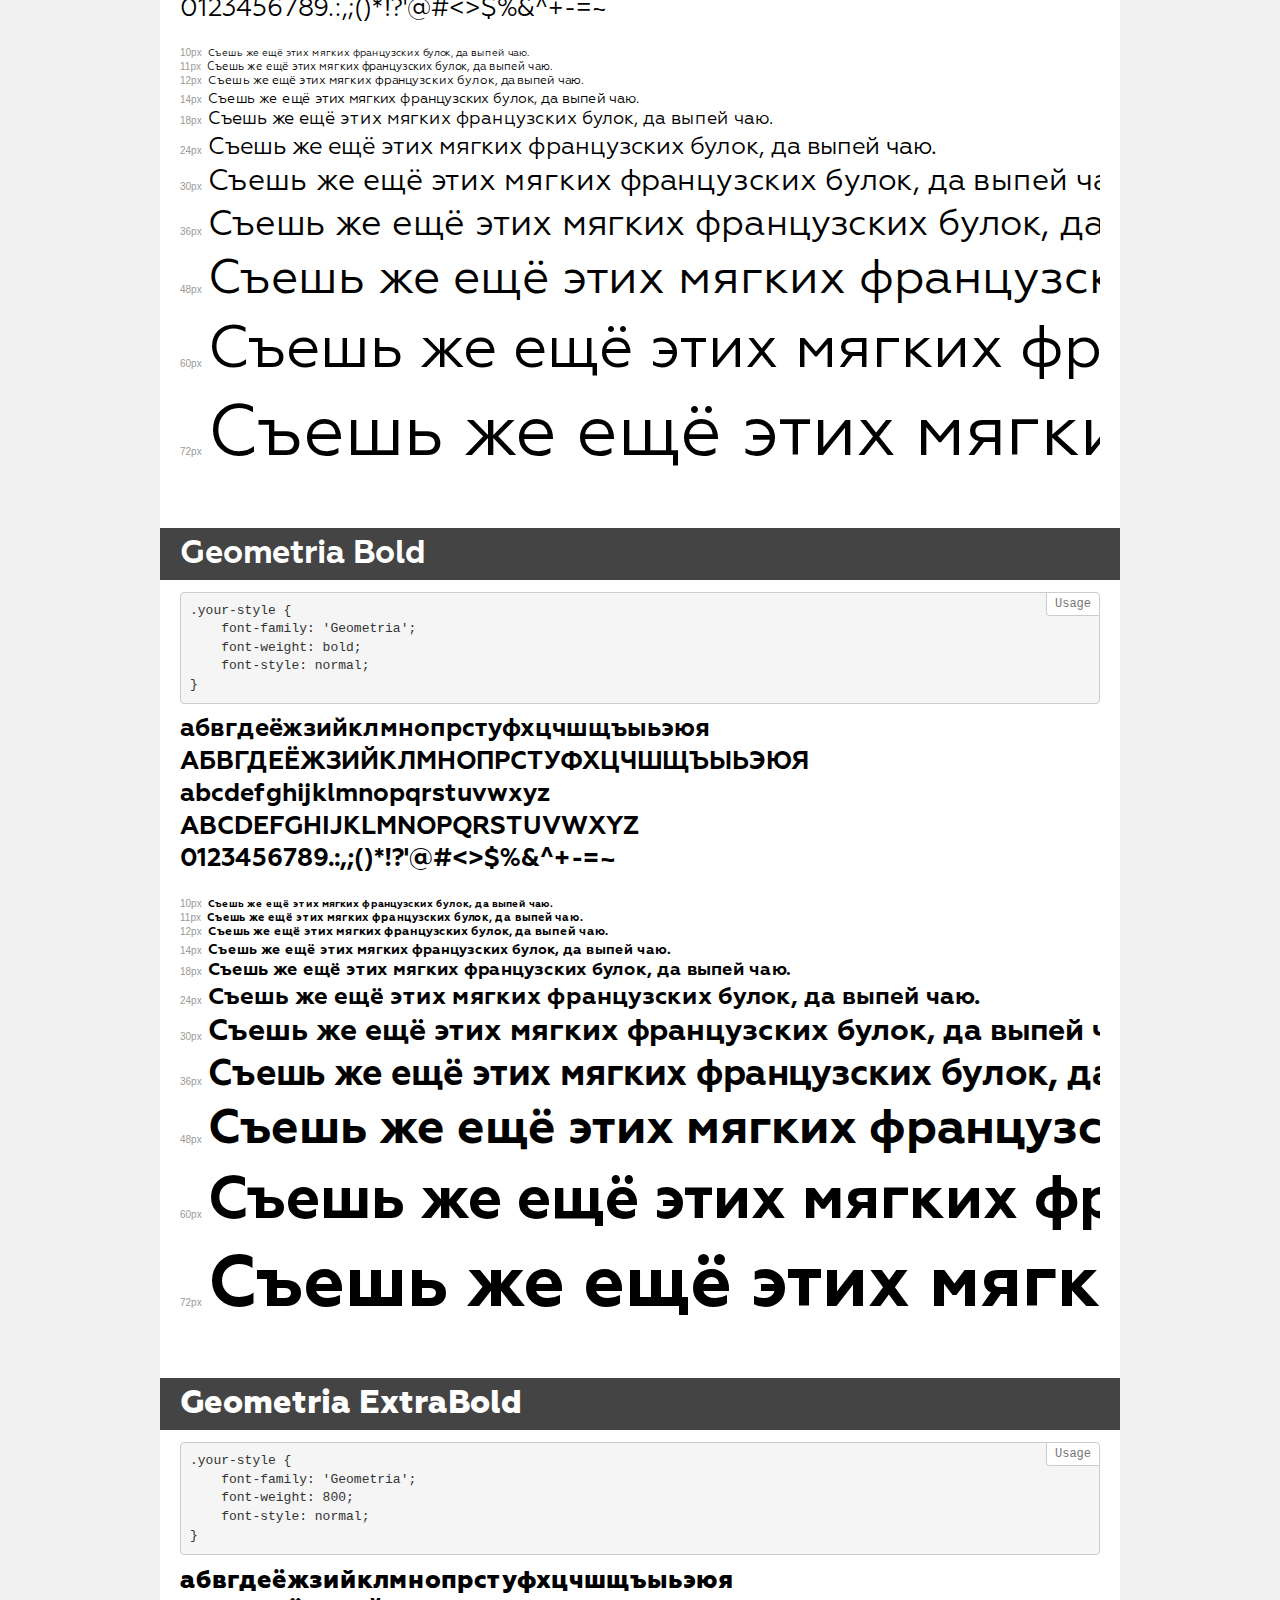
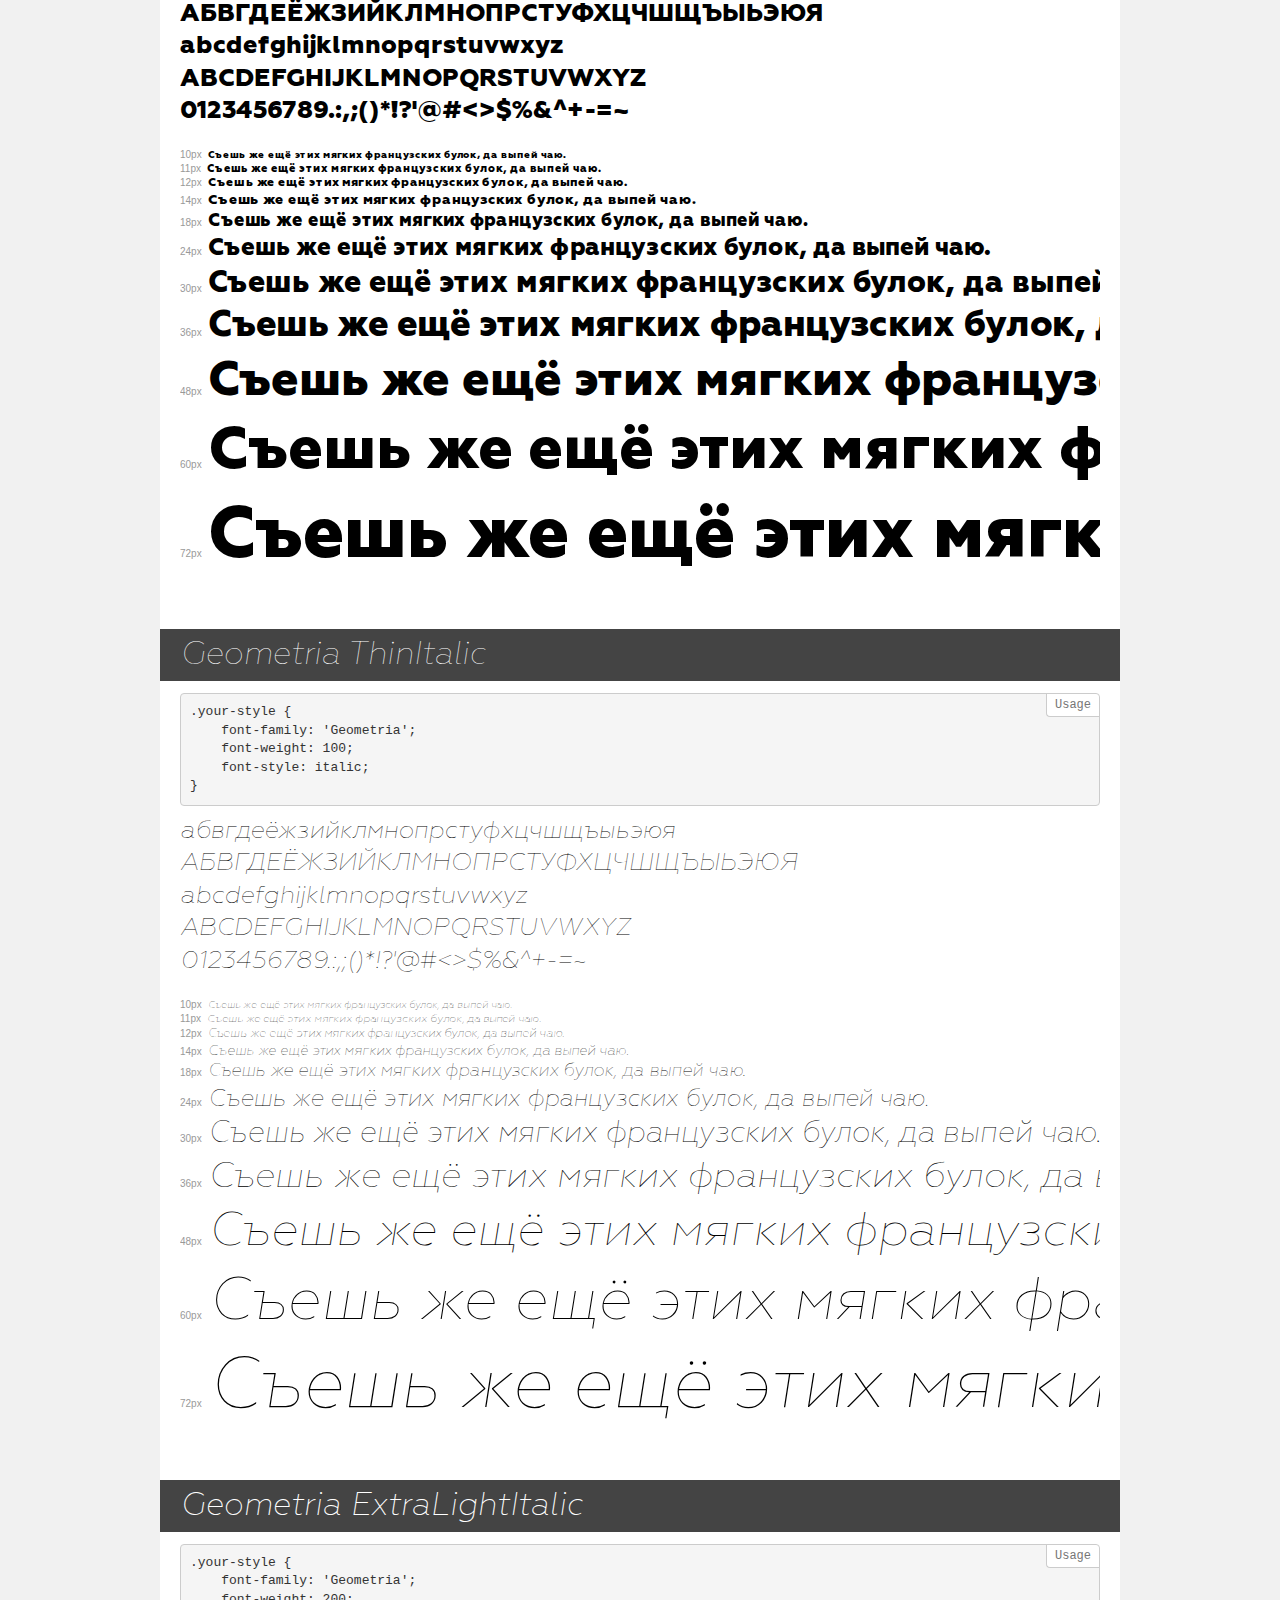
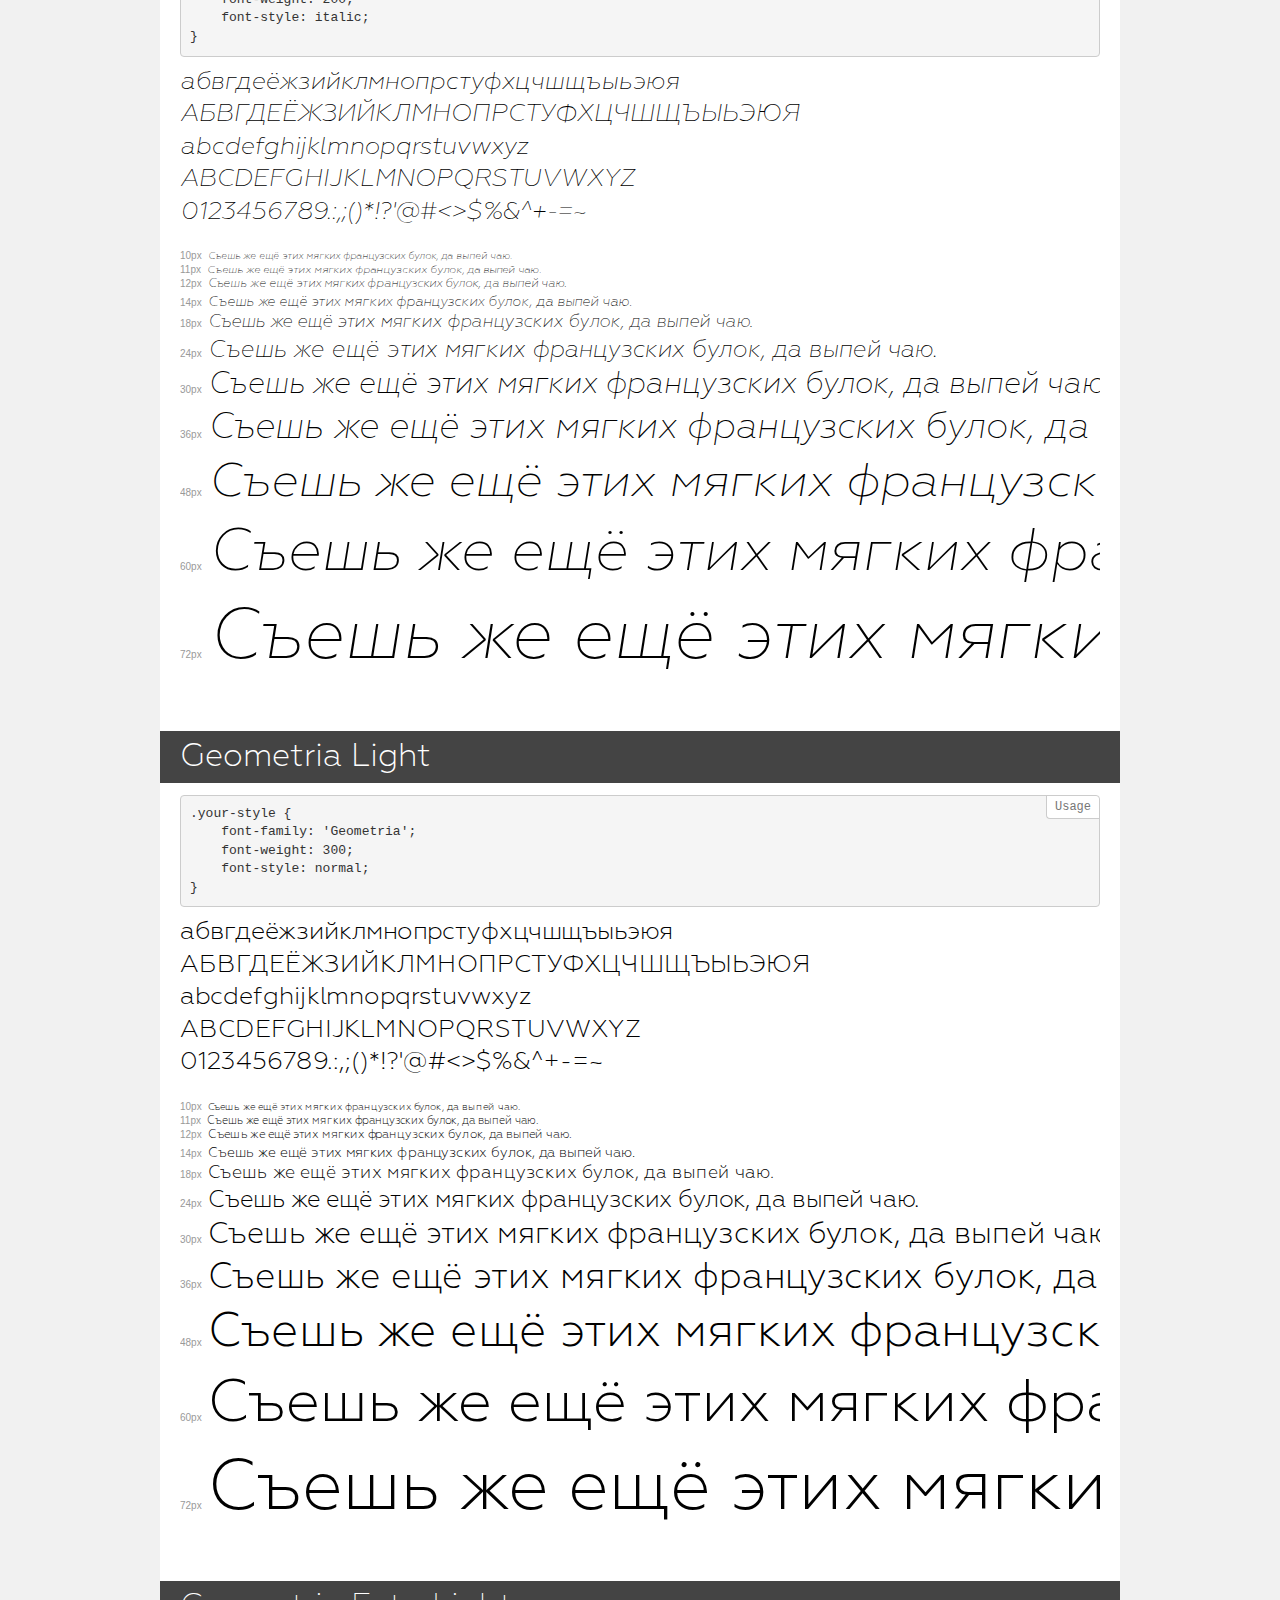
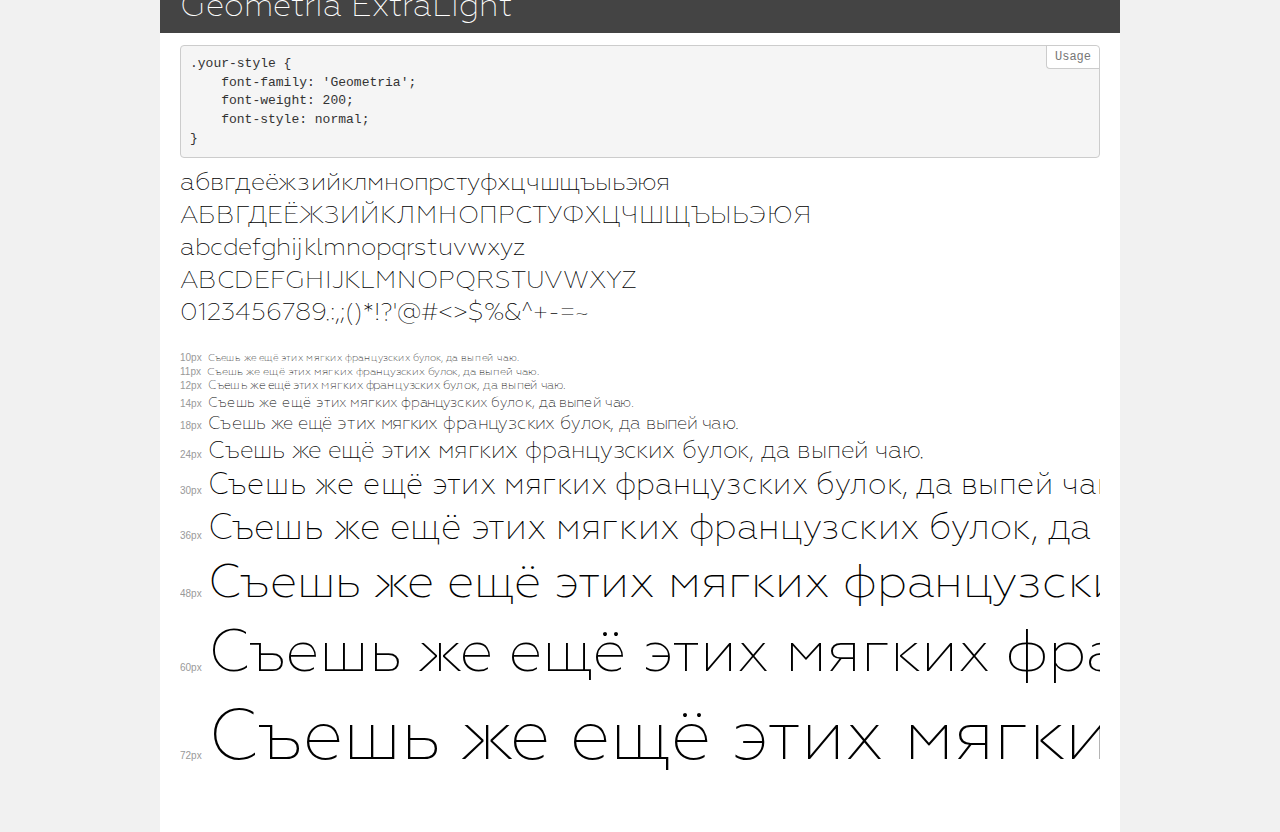
<file: v1/fonts/demo.html>
<!DOCTYPE html>
<html>
<head>
	<meta charset="utf-8">
	<meta http-equiv="X-UA-Compatible" content="IE=edge">
	<meta name="viewport" content="width=device-width, initial-scale=1">
	<meta name="robots" content="noindex, noarchive">
	<title>Transfonter demo</title>
	<link href="stylesheet.css" rel="stylesheet">
	<style>
		/*
		http://meyerweb.com/eric/tools/css/reset/
		v2.0 | 20110126
		License: none (public domain)
		*/
		html, body, div, span, applet, object, iframe,
		h1, h2, h3, h4, h5, h6, p, blockquote, pre,
		a, abbr, acronym, address, big, cite, code,
		del, dfn, em, img, ins, kbd, q, s, samp,
		small, strike, strong, sub, sup, tt, var,
		b, u, i, center,
		dl, dt, dd, ol, ul, li,
		fieldset, form, label, legend,
		table, caption, tbody, tfoot, thead, tr, th, td,
		article, aside, canvas, details, embed,
		figure, figcaption, footer, header, hgroup,
		menu, nav, output, ruby, section, summary,
		time, mark, audio, video {
			margin: 0;
			padding: 0;
			border: 0;
			font-size: 100%;
			font: inherit;
			vertical-align: baseline;
		}
		/* HTML5 display-role reset for older browsers */
		article, aside, details, figcaption, figure,
		footer, header, hgroup, menu, nav, section {
			display: block;
		}
		body {
			line-height: 1;
		}
		ol, ul {
			list-style: none;
		}
		blockquote, q {
			quotes: none;
		}
		blockquote:before, blockquote:after,
		q:before, q:after {
			content: '';
			content: none;
		}
		table {
			border-collapse: collapse;
			border-spacing: 0;
		}
		/* common styles */
		body {
			background: #f1f1f1;
			color: #000;
		}
		.page {
			background: #fff;
			width: 920px;
			margin: 0 auto;
			padding: 20px 20px 0 20px;
			overflow: hidden;
		}
		.font-container {
			overflow-x: auto;
			overflow-y: hidden;
			margin-bottom: 40px;
			line-height: 1.3;
			white-space: nowrap;
			padding-bottom: 5px;
		}
		h1 {
			position: relative;
			background: #444;
			font-size: 32px;
			color: #fff;
			padding: 10px 20px;
			margin: 0 -20px 12px -20px;
		}
		.letters {
			font-size: 25px;
			margin-bottom: 20px;
		}
		.s10:before {
			content: '10px';
		}
		.s11:before {
			content: '11px';
		}
		.s12:before {
			content: '12px';
		}
		.s14:before {
			content: '14px';
		}
		.s18:before {
			content: '18px';
		}
		.s24:before {
			content: '24px';
		}
		.s30:before {
			content: '30px';
		}
		.s36:before {
			content: '36px';
		}
		.s48:before {
			content: '48px';
		}
		.s60:before {
			content: '60px';
		}
		.s72:before {
			content: '72px';
		}
		.s10:before, .s11:before, .s12:before, .s14:before,
		.s18:before, .s24:before, .s30:before, .s36:before,
		.s48:before, .s60:before, .s72:before {
			font-family: Arial, sans-serif;
			font-size: 10px;
			font-weight: normal;
			font-style: normal;
			color: #999;
			padding-right: 6px;
		}
		pre {
			display: block;
			position: relative;
			padding: 9px;
			margin: 0 0 10px;
			font-family: Monaco, Menlo, Consolas, "Courier New", monospace !important;
			font-size: 13px;
			line-height: 1.428571429;
			color: #333;
			font-weight: normal !important;
			font-style: normal !important;
			background-color: #f5f5f5;
			border: 1px solid #ccc;
			overflow-x: auto;
			border-radius: 4px;
		}
		pre:after {
			display: block;
			position: absolute;
			right: 0;
			top: 0;
			content: 'Usage';
			line-height: 1;
			padding: 5px 8px;
			font-size: 12px;
			color: #767676;
			background-color: #fff;
			border: 1px solid #ccc;
			border-right: none;
			border-top: none;
			border-radius: 0 4px 0 4px;
			z-index: 10;
		}
		/* responsive */
		@media (max-width: 959px) {
			.page {
				width: auto;
				margin: 0;
			}
		}
	</style>
</head>
<body>
<div class="page">
	<div class="demo" style="font-family: 'Geometria'; font-weight: 100; font-style: normal;">
		<h1>Geometria Thin</h1>
		<pre>.your-style {
    font-family: 'Geometria';
    font-weight: 100;
    font-style: normal;
}</pre>
		<div class="font-container">
			<p class="letters">
				абвгдеёжзийклмнопрстуфхцчшщъыьэюя <br />
				АБВГДЕЁЖЗИЙКЛМНОПРСТУФХЦЧШЩЪЫЬЭЮЯ <br />
				abcdefghijklmnopqrstuvwxyz <br />
				ABCDEFGHIJKLMNOPQRSTUVWXYZ <br />				0123456789.:,;()*!?'@#<>$%&^+-=~
			</p>
			<p class="s10" style="font-size: 10px;">Съешь же ещё этих мягких французских булок, да выпей чаю.</p>
			<p class="s11" style="font-size: 11px;">Съешь же ещё этих мягких французских булок, да выпей чаю.</p>
			<p class="s12" style="font-size: 12px;">Съешь же ещё этих мягких французских булок, да выпей чаю.</p>
			<p class="s14" style="font-size: 14px;">Съешь же ещё этих мягких французских булок, да выпей чаю.</p>
			<p class="s18" style="font-size: 18px;">Съешь же ещё этих мягких французских булок, да выпей чаю.</p>
			<p class="s24" style="font-size: 24px;">Съешь же ещё этих мягких французских булок, да выпей чаю.</p>
			<p class="s30" style="font-size: 30px;">Съешь же ещё этих мягких французских булок, да выпей чаю.</p>
			<p class="s36" style="font-size: 36px;">Съешь же ещё этих мягких французских булок, да выпей чаю.</p>
			<p class="s48" style="font-size: 48px;">Съешь же ещё этих мягких французских булок, да выпей чаю.</p>
			<p class="s60" style="font-size: 60px;">Съешь же ещё этих мягких французских булок, да выпей чаю.</p>
			<p class="s72" style="font-size: 72px;">Съешь же ещё этих мягких французских булок, да выпей чаю.</p>
		</div>
	</div>
	<div class="demo" style="font-family: 'Geometria'; font-weight: 500; font-style: italic;">
		<h1>Geometria MediumItalic</h1>
		<pre>.your-style {
    font-family: 'Geometria';
    font-weight: 500;
    font-style: italic;
}</pre>
		<div class="font-container">
			<p class="letters">
				абвгдеёжзийклмнопрстуфхцчшщъыьэюя <br />
				АБВГДЕЁЖЗИЙКЛМНОПРСТУФХЦЧШЩЪЫЬЭЮЯ <br />
				abcdefghijklmnopqrstuvwxyz <br />
				ABCDEFGHIJKLMNOPQRSTUVWXYZ <br />				0123456789.:,;()*!?'@#<>$%&^+-=~
			</p>
			<p class="s10" style="font-size: 10px;">Съешь же ещё этих мягких французских булок, да выпей чаю.</p>
			<p class="s11" style="font-size: 11px;">Съешь же ещё этих мягких французских булок, да выпей чаю.</p>
			<p class="s12" style="font-size: 12px;">Съешь же ещё этих мягких французских булок, да выпей чаю.</p>
			<p class="s14" style="font-size: 14px;">Съешь же ещё этих мягких французских булок, да выпей чаю.</p>
			<p class="s18" style="font-size: 18px;">Съешь же ещё этих мягких французских булок, да выпей чаю.</p>
			<p class="s24" style="font-size: 24px;">Съешь же ещё этих мягких французских булок, да выпей чаю.</p>
			<p class="s30" style="font-size: 30px;">Съешь же ещё этих мягких французских булок, да выпей чаю.</p>
			<p class="s36" style="font-size: 36px;">Съешь же ещё этих мягких французских булок, да выпей чаю.</p>
			<p class="s48" style="font-size: 48px;">Съешь же ещё этих мягких французских булок, да выпей чаю.</p>
			<p class="s60" style="font-size: 60px;">Съешь же ещё этих мягких французских булок, да выпей чаю.</p>
			<p class="s72" style="font-size: 72px;">Съешь же ещё этих мягких французских булок, да выпей чаю.</p>
		</div>
	</div>
	<div class="demo" style="font-family: 'Geometria'; font-weight: normal; font-style: italic;">
		<h1>Geometria Italic</h1>
		<pre>.your-style {
    font-family: 'Geometria';
    font-weight: normal;
    font-style: italic;
}</pre>
		<div class="font-container">
			<p class="letters">
				абвгдеёжзийклмнопрстуфхцчшщъыьэюя <br />
				АБВГДЕЁЖЗИЙКЛМНОПРСТУФХЦЧШЩЪЫЬЭЮЯ <br />
				abcdefghijklmnopqrstuvwxyz <br />
				ABCDEFGHIJKLMNOPQRSTUVWXYZ <br />				0123456789.:,;()*!?'@#<>$%&^+-=~
			</p>
			<p class="s10" style="font-size: 10px;">Съешь же ещё этих мягких французских булок, да выпей чаю.</p>
			<p class="s11" style="font-size: 11px;">Съешь же ещё этих мягких французских булок, да выпей чаю.</p>
			<p class="s12" style="font-size: 12px;">Съешь же ещё этих мягких французских булок, да выпей чаю.</p>
			<p class="s14" style="font-size: 14px;">Съешь же ещё этих мягких французских булок, да выпей чаю.</p>
			<p class="s18" style="font-size: 18px;">Съешь же ещё этих мягких французских булок, да выпей чаю.</p>
			<p class="s24" style="font-size: 24px;">Съешь же ещё этих мягких французских булок, да выпей чаю.</p>
			<p class="s30" style="font-size: 30px;">Съешь же ещё этих мягких французских булок, да выпей чаю.</p>
			<p class="s36" style="font-size: 36px;">Съешь же ещё этих мягких французских булок, да выпей чаю.</p>
			<p class="s48" style="font-size: 48px;">Съешь же ещё этих мягких французских булок, да выпей чаю.</p>
			<p class="s60" style="font-size: 60px;">Съешь же ещё этих мягких французских булок, да выпей чаю.</p>
			<p class="s72" style="font-size: 72px;">Съешь же ещё этих мягких французских булок, да выпей чаю.</p>
		</div>
	</div>
	<div class="demo" style="font-family: 'Geometria'; font-weight: 900; font-style: normal;">
		<h1>Geometria Heavy</h1>
		<pre>.your-style {
    font-family: 'Geometria';
    font-weight: 900;
    font-style: normal;
}</pre>
		<div class="font-container">
			<p class="letters">
				абвгдеёжзийклмнопрстуфхцчшщъыьэюя <br />
				АБВГДЕЁЖЗИЙКЛМНОПРСТУФХЦЧШЩЪЫЬЭЮЯ <br />
				abcdefghijklmnopqrstuvwxyz <br />
				ABCDEFGHIJKLMNOPQRSTUVWXYZ <br />				0123456789.:,;()*!?'@#<>$%&^+-=~
			</p>
			<p class="s10" style="font-size: 10px;">Съешь же ещё этих мягких французских булок, да выпей чаю.</p>
			<p class="s11" style="font-size: 11px;">Съешь же ещё этих мягких французских булок, да выпей чаю.</p>
			<p class="s12" style="font-size: 12px;">Съешь же ещё этих мягких французских булок, да выпей чаю.</p>
			<p class="s14" style="font-size: 14px;">Съешь же ещё этих мягких французских булок, да выпей чаю.</p>
			<p class="s18" style="font-size: 18px;">Съешь же ещё этих мягких французских булок, да выпей чаю.</p>
			<p class="s24" style="font-size: 24px;">Съешь же ещё этих мягких французских булок, да выпей чаю.</p>
			<p class="s30" style="font-size: 30px;">Съешь же ещё этих мягких французских булок, да выпей чаю.</p>
			<p class="s36" style="font-size: 36px;">Съешь же ещё этих мягких французских булок, да выпей чаю.</p>
			<p class="s48" style="font-size: 48px;">Съешь же ещё этих мягких французских булок, да выпей чаю.</p>
			<p class="s60" style="font-size: 60px;">Съешь же ещё этих мягких французских булок, да выпей чаю.</p>
			<p class="s72" style="font-size: 72px;">Съешь же ещё этих мягких французских булок, да выпей чаю.</p>
		</div>
	</div>
	<div class="demo" style="font-family: 'Geometria'; font-weight: 800; font-style: italic;">
		<h1>Geometria ExtraBoldItalic</h1>
		<pre>.your-style {
    font-family: 'Geometria';
    font-weight: 800;
    font-style: italic;
}</pre>
		<div class="font-container">
			<p class="letters">
				абвгдеёжзийклмнопрстуфхцчшщъыьэюя <br />
				АБВГДЕЁЖЗИЙКЛМНОПРСТУФХЦЧШЩЪЫЬЭЮЯ <br />
				abcdefghijklmnopqrstuvwxyz <br />
				ABCDEFGHIJKLMNOPQRSTUVWXYZ <br />				0123456789.:,;()*!?'@#<>$%&^+-=~
			</p>
			<p class="s10" style="font-size: 10px;">Съешь же ещё этих мягких французских булок, да выпей чаю.</p>
			<p class="s11" style="font-size: 11px;">Съешь же ещё этих мягких французских булок, да выпей чаю.</p>
			<p class="s12" style="font-size: 12px;">Съешь же ещё этих мягких французских булок, да выпей чаю.</p>
			<p class="s14" style="font-size: 14px;">Съешь же ещё этих мягких французских булок, да выпей чаю.</p>
			<p class="s18" style="font-size: 18px;">Съешь же ещё этих мягких французских булок, да выпей чаю.</p>
			<p class="s24" style="font-size: 24px;">Съешь же ещё этих мягких французских булок, да выпей чаю.</p>
			<p class="s30" style="font-size: 30px;">Съешь же ещё этих мягких французских булок, да выпей чаю.</p>
			<p class="s36" style="font-size: 36px;">Съешь же ещё этих мягких французских булок, да выпей чаю.</p>
			<p class="s48" style="font-size: 48px;">Съешь же ещё этих мягких французских булок, да выпей чаю.</p>
			<p class="s60" style="font-size: 60px;">Съешь же ещё этих мягких французских булок, да выпей чаю.</p>
			<p class="s72" style="font-size: 72px;">Съешь же ещё этих мягких французских булок, да выпей чаю.</p>
		</div>
	</div>
	<div class="demo" style="font-family: 'Geometria'; font-weight: 500; font-style: normal;">
		<h1>Geometria Medium</h1>
		<pre>.your-style {
    font-family: 'Geometria';
    font-weight: 500;
    font-style: normal;
}</pre>
		<div class="font-container">
			<p class="letters">
				абвгдеёжзийклмнопрстуфхцчшщъыьэюя <br />
				АБВГДЕЁЖЗИЙКЛМНОПРСТУФХЦЧШЩЪЫЬЭЮЯ <br />
				abcdefghijklmnopqrstuvwxyz <br />
				ABCDEFGHIJKLMNOPQRSTUVWXYZ <br />				0123456789.:,;()*!?'@#<>$%&^+-=~
			</p>
			<p class="s10" style="font-size: 10px;">Съешь же ещё этих мягких французских булок, да выпей чаю.</p>
			<p class="s11" style="font-size: 11px;">Съешь же ещё этих мягких французских булок, да выпей чаю.</p>
			<p class="s12" style="font-size: 12px;">Съешь же ещё этих мягких французских булок, да выпей чаю.</p>
			<p class="s14" style="font-size: 14px;">Съешь же ещё этих мягких французских булок, да выпей чаю.</p>
			<p class="s18" style="font-size: 18px;">Съешь же ещё этих мягких французских булок, да выпей чаю.</p>
			<p class="s24" style="font-size: 24px;">Съешь же ещё этих мягких французских булок, да выпей чаю.</p>
			<p class="s30" style="font-size: 30px;">Съешь же ещё этих мягких французских булок, да выпей чаю.</p>
			<p class="s36" style="font-size: 36px;">Съешь же ещё этих мягких французских булок, да выпей чаю.</p>
			<p class="s48" style="font-size: 48px;">Съешь же ещё этих мягких французских булок, да выпей чаю.</p>
			<p class="s60" style="font-size: 60px;">Съешь же ещё этих мягких французских булок, да выпей чаю.</p>
			<p class="s72" style="font-size: 72px;">Съешь же ещё этих мягких французских булок, да выпей чаю.</p>
		</div>
	</div>
	<div class="demo" style="font-family: 'Geometria'; font-weight: bold; font-style: italic;">
		<h1>Geometria BoldItalic</h1>
		<pre>.your-style {
    font-family: 'Geometria';
    font-weight: bold;
    font-style: italic;
}</pre>
		<div class="font-container">
			<p class="letters">
				абвгдеёжзийклмнопрстуфхцчшщъыьэюя <br />
				АБВГДЕЁЖЗИЙКЛМНОПРСТУФХЦЧШЩЪЫЬЭЮЯ <br />
				abcdefghijklmnopqrstuvwxyz <br />
				ABCDEFGHIJKLMNOPQRSTUVWXYZ <br />				0123456789.:,;()*!?'@#<>$%&^+-=~
			</p>
			<p class="s10" style="font-size: 10px;">Съешь же ещё этих мягких французских булок, да выпей чаю.</p>
			<p class="s11" style="font-size: 11px;">Съешь же ещё этих мягких французских булок, да выпей чаю.</p>
			<p class="s12" style="font-size: 12px;">Съешь же ещё этих мягких французских булок, да выпей чаю.</p>
			<p class="s14" style="font-size: 14px;">Съешь же ещё этих мягких французских булок, да выпей чаю.</p>
			<p class="s18" style="font-size: 18px;">Съешь же ещё этих мягких французских булок, да выпей чаю.</p>
			<p class="s24" style="font-size: 24px;">Съешь же ещё этих мягких французских булок, да выпей чаю.</p>
			<p class="s30" style="font-size: 30px;">Съешь же ещё этих мягких французских булок, да выпей чаю.</p>
			<p class="s36" style="font-size: 36px;">Съешь же ещё этих мягких французских булок, да выпей чаю.</p>
			<p class="s48" style="font-size: 48px;">Съешь же ещё этих мягких французских булок, да выпей чаю.</p>
			<p class="s60" style="font-size: 60px;">Съешь же ещё этих мягких французских булок, да выпей чаю.</p>
			<p class="s72" style="font-size: 72px;">Съешь же ещё этих мягких французских булок, да выпей чаю.</p>
		</div>
	</div>
	<div class="demo" style="font-family: 'Geometria'; font-weight: 300; font-style: italic;">
		<h1>Geometria LightItalic</h1>
		<pre>.your-style {
    font-family: 'Geometria';
    font-weight: 300;
    font-style: italic;
}</pre>
		<div class="font-container">
			<p class="letters">
				абвгдеёжзийклмнопрстуфхцчшщъыьэюя <br />
				АБВГДЕЁЖЗИЙКЛМНОПРСТУФХЦЧШЩЪЫЬЭЮЯ <br />
				abcdefghijklmnopqrstuvwxyz <br />
				ABCDEFGHIJKLMNOPQRSTUVWXYZ <br />				0123456789.:,;()*!?'@#<>$%&^+-=~
			</p>
			<p class="s10" style="font-size: 10px;">Съешь же ещё этих мягких французских булок, да выпей чаю.</p>
			<p class="s11" style="font-size: 11px;">Съешь же ещё этих мягких французских булок, да выпей чаю.</p>
			<p class="s12" style="font-size: 12px;">Съешь же ещё этих мягких французских булок, да выпей чаю.</p>
			<p class="s14" style="font-size: 14px;">Съешь же ещё этих мягких французских булок, да выпей чаю.</p>
			<p class="s18" style="font-size: 18px;">Съешь же ещё этих мягких французских булок, да выпей чаю.</p>
			<p class="s24" style="font-size: 24px;">Съешь же ещё этих мягких французских булок, да выпей чаю.</p>
			<p class="s30" style="font-size: 30px;">Съешь же ещё этих мягких французских булок, да выпей чаю.</p>
			<p class="s36" style="font-size: 36px;">Съешь же ещё этих мягких французских булок, да выпей чаю.</p>
			<p class="s48" style="font-size: 48px;">Съешь же ещё этих мягких французских булок, да выпей чаю.</p>
			<p class="s60" style="font-size: 60px;">Съешь же ещё этих мягких французских булок, да выпей чаю.</p>
			<p class="s72" style="font-size: 72px;">Съешь же ещё этих мягких французских булок, да выпей чаю.</p>
		</div>
	</div>
	<div class="demo" style="font-family: 'Geometria'; font-weight: 900; font-style: italic;">
		<h1>Geometria HeavyItalic</h1>
		<pre>.your-style {
    font-family: 'Geometria';
    font-weight: 900;
    font-style: italic;
}</pre>
		<div class="font-container">
			<p class="letters">
				абвгдеёжзийклмнопрстуфхцчшщъыьэюя <br />
				АБВГДЕЁЖЗИЙКЛМНОПРСТУФХЦЧШЩЪЫЬЭЮЯ <br />
				abcdefghijklmnopqrstuvwxyz <br />
				ABCDEFGHIJKLMNOPQRSTUVWXYZ <br />				0123456789.:,;()*!?'@#<>$%&^+-=~
			</p>
			<p class="s10" style="font-size: 10px;">Съешь же ещё этих мягких французских булок, да выпей чаю.</p>
			<p class="s11" style="font-size: 11px;">Съешь же ещё этих мягких французских булок, да выпей чаю.</p>
			<p class="s12" style="font-size: 12px;">Съешь же ещё этих мягких французских булок, да выпей чаю.</p>
			<p class="s14" style="font-size: 14px;">Съешь же ещё этих мягких французских булок, да выпей чаю.</p>
			<p class="s18" style="font-size: 18px;">Съешь же ещё этих мягких французских булок, да выпей чаю.</p>
			<p class="s24" style="font-size: 24px;">Съешь же ещё этих мягких французских булок, да выпей чаю.</p>
			<p class="s30" style="font-size: 30px;">Съешь же ещё этих мягких французских булок, да выпей чаю.</p>
			<p class="s36" style="font-size: 36px;">Съешь же ещё этих мягких французских булок, да выпей чаю.</p>
			<p class="s48" style="font-size: 48px;">Съешь же ещё этих мягких французских булок, да выпей чаю.</p>
			<p class="s60" style="font-size: 60px;">Съешь же ещё этих мягких французских булок, да выпей чаю.</p>
			<p class="s72" style="font-size: 72px;">Съешь же ещё этих мягких французских булок, да выпей чаю.</p>
		</div>
	</div>
	<div class="demo" style="font-family: 'Geometria'; font-weight: normal; font-style: normal;">
		<h1>Geometria</h1>
		<pre>.your-style {
    font-family: 'Geometria';
    font-weight: normal;
    font-style: normal;
}</pre>
		<div class="font-container">
			<p class="letters">
				абвгдеёжзийклмнопрстуфхцчшщъыьэюя <br />
				АБВГДЕЁЖЗИЙКЛМНОПРСТУФХЦЧШЩЪЫЬЭЮЯ <br />
				abcdefghijklmnopqrstuvwxyz <br />
				ABCDEFGHIJKLMNOPQRSTUVWXYZ <br />				0123456789.:,;()*!?'@#<>$%&^+-=~
			</p>
			<p class="s10" style="font-size: 10px;">Съешь же ещё этих мягких французских булок, да выпей чаю.</p>
			<p class="s11" style="font-size: 11px;">Съешь же ещё этих мягких французских булок, да выпей чаю.</p>
			<p class="s12" style="font-size: 12px;">Съешь же ещё этих мягких французских булок, да выпей чаю.</p>
			<p class="s14" style="font-size: 14px;">Съешь же ещё этих мягких французских булок, да выпей чаю.</p>
			<p class="s18" style="font-size: 18px;">Съешь же ещё этих мягких французских булок, да выпей чаю.</p>
			<p class="s24" style="font-size: 24px;">Съешь же ещё этих мягких французских булок, да выпей чаю.</p>
			<p class="s30" style="font-size: 30px;">Съешь же ещё этих мягких французских булок, да выпей чаю.</p>
			<p class="s36" style="font-size: 36px;">Съешь же ещё этих мягких французских булок, да выпей чаю.</p>
			<p class="s48" style="font-size: 48px;">Съешь же ещё этих мягких французских булок, да выпей чаю.</p>
			<p class="s60" style="font-size: 60px;">Съешь же ещё этих мягких французских булок, да выпей чаю.</p>
			<p class="s72" style="font-size: 72px;">Съешь же ещё этих мягких французских булок, да выпей чаю.</p>
		</div>
	</div>
	<div class="demo" style="font-family: 'Geometria'; font-weight: bold; font-style: normal;">
		<h1>Geometria Bold</h1>
		<pre>.your-style {
    font-family: 'Geometria';
    font-weight: bold;
    font-style: normal;
}</pre>
		<div class="font-container">
			<p class="letters">
				абвгдеёжзийклмнопрстуфхцчшщъыьэюя <br />
				АБВГДЕЁЖЗИЙКЛМНОПРСТУФХЦЧШЩЪЫЬЭЮЯ <br />
				abcdefghijklmnopqrstuvwxyz <br />
				ABCDEFGHIJKLMNOPQRSTUVWXYZ <br />				0123456789.:,;()*!?'@#<>$%&^+-=~
			</p>
			<p class="s10" style="font-size: 10px;">Съешь же ещё этих мягких французских булок, да выпей чаю.</p>
			<p class="s11" style="font-size: 11px;">Съешь же ещё этих мягких французских булок, да выпей чаю.</p>
			<p class="s12" style="font-size: 12px;">Съешь же ещё этих мягких французских булок, да выпей чаю.</p>
			<p class="s14" style="font-size: 14px;">Съешь же ещё этих мягких французских булок, да выпей чаю.</p>
			<p class="s18" style="font-size: 18px;">Съешь же ещё этих мягких французских булок, да выпей чаю.</p>
			<p class="s24" style="font-size: 24px;">Съешь же ещё этих мягких французских булок, да выпей чаю.</p>
			<p class="s30" style="font-size: 30px;">Съешь же ещё этих мягких французских булок, да выпей чаю.</p>
			<p class="s36" style="font-size: 36px;">Съешь же ещё этих мягких французских булок, да выпей чаю.</p>
			<p class="s48" style="font-size: 48px;">Съешь же ещё этих мягких французских булок, да выпей чаю.</p>
			<p class="s60" style="font-size: 60px;">Съешь же ещё этих мягких французских булок, да выпей чаю.</p>
			<p class="s72" style="font-size: 72px;">Съешь же ещё этих мягких французских булок, да выпей чаю.</p>
		</div>
	</div>
	<div class="demo" style="font-family: 'Geometria'; font-weight: 800; font-style: normal;">
		<h1>Geometria ExtraBold</h1>
		<pre>.your-style {
    font-family: 'Geometria';
    font-weight: 800;
    font-style: normal;
}</pre>
		<div class="font-container">
			<p class="letters">
				абвгдеёжзийклмнопрстуфхцчшщъыьэюя <br />
				АБВГДЕЁЖЗИЙКЛМНОПРСТУФХЦЧШЩЪЫЬЭЮЯ <br />
				abcdefghijklmnopqrstuvwxyz <br />
				ABCDEFGHIJKLMNOPQRSTUVWXYZ <br />				0123456789.:,;()*!?'@#<>$%&^+-=~
			</p>
			<p class="s10" style="font-size: 10px;">Съешь же ещё этих мягких французских булок, да выпей чаю.</p>
			<p class="s11" style="font-size: 11px;">Съешь же ещё этих мягких французских булок, да выпей чаю.</p>
			<p class="s12" style="font-size: 12px;">Съешь же ещё этих мягких французских булок, да выпей чаю.</p>
			<p class="s14" style="font-size: 14px;">Съешь же ещё этих мягких французских булок, да выпей чаю.</p>
			<p class="s18" style="font-size: 18px;">Съешь же ещё этих мягких французских булок, да выпей чаю.</p>
			<p class="s24" style="font-size: 24px;">Съешь же ещё этих мягких французских булок, да выпей чаю.</p>
			<p class="s30" style="font-size: 30px;">Съешь же ещё этих мягких французских булок, да выпей чаю.</p>
			<p class="s36" style="font-size: 36px;">Съешь же ещё этих мягких французских булок, да выпей чаю.</p>
			<p class="s48" style="font-size: 48px;">Съешь же ещё этих мягких французских булок, да выпей чаю.</p>
			<p class="s60" style="font-size: 60px;">Съешь же ещё этих мягких французских булок, да выпей чаю.</p>
			<p class="s72" style="font-size: 72px;">Съешь же ещё этих мягких французских булок, да выпей чаю.</p>
		</div>
	</div>
	<div class="demo" style="font-family: 'Geometria'; font-weight: 100; font-style: italic;">
		<h1>Geometria ThinItalic</h1>
		<pre>.your-style {
    font-family: 'Geometria';
    font-weight: 100;
    font-style: italic;
}</pre>
		<div class="font-container">
			<p class="letters">
				абвгдеёжзийклмнопрстуфхцчшщъыьэюя <br />
				АБВГДЕЁЖЗИЙКЛМНОПРСТУФХЦЧШЩЪЫЬЭЮЯ <br />
				abcdefghijklmnopqrstuvwxyz <br />
				ABCDEFGHIJKLMNOPQRSTUVWXYZ <br />				0123456789.:,;()*!?'@#<>$%&^+-=~
			</p>
			<p class="s10" style="font-size: 10px;">Съешь же ещё этих мягких французских булок, да выпей чаю.</p>
			<p class="s11" style="font-size: 11px;">Съешь же ещё этих мягких французских булок, да выпей чаю.</p>
			<p class="s12" style="font-size: 12px;">Съешь же ещё этих мягких французских булок, да выпей чаю.</p>
			<p class="s14" style="font-size: 14px;">Съешь же ещё этих мягких французских булок, да выпей чаю.</p>
			<p class="s18" style="font-size: 18px;">Съешь же ещё этих мягких французских булок, да выпей чаю.</p>
			<p class="s24" style="font-size: 24px;">Съешь же ещё этих мягких французских булок, да выпей чаю.</p>
			<p class="s30" style="font-size: 30px;">Съешь же ещё этих мягких французских булок, да выпей чаю.</p>
			<p class="s36" style="font-size: 36px;">Съешь же ещё этих мягких французских булок, да выпей чаю.</p>
			<p class="s48" style="font-size: 48px;">Съешь же ещё этих мягких французских булок, да выпей чаю.</p>
			<p class="s60" style="font-size: 60px;">Съешь же ещё этих мягких французских булок, да выпей чаю.</p>
			<p class="s72" style="font-size: 72px;">Съешь же ещё этих мягких французских булок, да выпей чаю.</p>
		</div>
	</div>
	<div class="demo" style="font-family: 'Geometria'; font-weight: 200; font-style: italic;">
		<h1>Geometria ExtraLightItalic</h1>
		<pre>.your-style {
    font-family: 'Geometria';
    font-weight: 200;
    font-style: italic;
}</pre>
		<div class="font-container">
			<p class="letters">
				абвгдеёжзийклмнопрстуфхцчшщъыьэюя <br />
				АБВГДЕЁЖЗИЙКЛМНОПРСТУФХЦЧШЩЪЫЬЭЮЯ <br />
				abcdefghijklmnopqrstuvwxyz <br />
				ABCDEFGHIJKLMNOPQRSTUVWXYZ <br />				0123456789.:,;()*!?'@#<>$%&^+-=~
			</p>
			<p class="s10" style="font-size: 10px;">Съешь же ещё этих мягких французских булок, да выпей чаю.</p>
			<p class="s11" style="font-size: 11px;">Съешь же ещё этих мягких французских булок, да выпей чаю.</p>
			<p class="s12" style="font-size: 12px;">Съешь же ещё этих мягких французских булок, да выпей чаю.</p>
			<p class="s14" style="font-size: 14px;">Съешь же ещё этих мягких французских булок, да выпей чаю.</p>
			<p class="s18" style="font-size: 18px;">Съешь же ещё этих мягких французских булок, да выпей чаю.</p>
			<p class="s24" style="font-size: 24px;">Съешь же ещё этих мягких французских булок, да выпей чаю.</p>
			<p class="s30" style="font-size: 30px;">Съешь же ещё этих мягких французских булок, да выпей чаю.</p>
			<p class="s36" style="font-size: 36px;">Съешь же ещё этих мягких французских булок, да выпей чаю.</p>
			<p class="s48" style="font-size: 48px;">Съешь же ещё этих мягких французских булок, да выпей чаю.</p>
			<p class="s60" style="font-size: 60px;">Съешь же ещё этих мягких французских булок, да выпей чаю.</p>
			<p class="s72" style="font-size: 72px;">Съешь же ещё этих мягких французских булок, да выпей чаю.</p>
		</div>
	</div>
	<div class="demo" style="font-family: 'Geometria'; font-weight: 300; font-style: normal;">
		<h1>Geometria Light</h1>
		<pre>.your-style {
    font-family: 'Geometria';
    font-weight: 300;
    font-style: normal;
}</pre>
		<div class="font-container">
			<p class="letters">
				абвгдеёжзийклмнопрстуфхцчшщъыьэюя <br />
				АБВГДЕЁЖЗИЙКЛМНОПРСТУФХЦЧШЩЪЫЬЭЮЯ <br />
				abcdefghijklmnopqrstuvwxyz <br />
				ABCDEFGHIJKLMNOPQRSTUVWXYZ <br />				0123456789.:,;()*!?'@#<>$%&^+-=~
			</p>
			<p class="s10" style="font-size: 10px;">Съешь же ещё этих мягких французских булок, да выпей чаю.</p>
			<p class="s11" style="font-size: 11px;">Съешь же ещё этих мягких французских булок, да выпей чаю.</p>
			<p class="s12" style="font-size: 12px;">Съешь же ещё этих мягких французских булок, да выпей чаю.</p>
			<p class="s14" style="font-size: 14px;">Съешь же ещё этих мягких французских булок, да выпей чаю.</p>
			<p class="s18" style="font-size: 18px;">Съешь же ещё этих мягких французских булок, да выпей чаю.</p>
			<p class="s24" style="font-size: 24px;">Съешь же ещё этих мягких французских булок, да выпей чаю.</p>
			<p class="s30" style="font-size: 30px;">Съешь же ещё этих мягких французских булок, да выпей чаю.</p>
			<p class="s36" style="font-size: 36px;">Съешь же ещё этих мягких французских булок, да выпей чаю.</p>
			<p class="s48" style="font-size: 48px;">Съешь же ещё этих мягких французских булок, да выпей чаю.</p>
			<p class="s60" style="font-size: 60px;">Съешь же ещё этих мягких французских булок, да выпей чаю.</p>
			<p class="s72" style="font-size: 72px;">Съешь же ещё этих мягких французских булок, да выпей чаю.</p>
		</div>
	</div>
	<div class="demo" style="font-family: 'Geometria'; font-weight: 200; font-style: normal;">
		<h1>Geometria ExtraLight</h1>
		<pre>.your-style {
    font-family: 'Geometria';
    font-weight: 200;
    font-style: normal;
}</pre>
		<div class="font-container">
			<p class="letters">
				абвгдеёжзийклмнопрстуфхцчшщъыьэюя <br />
				АБВГДЕЁЖЗИЙКЛМНОПРСТУФХЦЧШЩЪЫЬЭЮЯ <br />
				abcdefghijklmnopqrstuvwxyz <br />
				ABCDEFGHIJKLMNOPQRSTUVWXYZ <br />				0123456789.:,;()*!?'@#<>$%&^+-=~
			</p>
			<p class="s10" style="font-size: 10px;">Съешь же ещё этих мягких французских булок, да выпей чаю.</p>
			<p class="s11" style="font-size: 11px;">Съешь же ещё этих мягких французских булок, да выпей чаю.</p>
			<p class="s12" style="font-size: 12px;">Съешь же ещё этих мягких французских булок, да выпей чаю.</p>
			<p class="s14" style="font-size: 14px;">Съешь же ещё этих мягких французских булок, да выпей чаю.</p>
			<p class="s18" style="font-size: 18px;">Съешь же ещё этих мягких французских булок, да выпей чаю.</p>
			<p class="s24" style="font-size: 24px;">Съешь же ещё этих мягких французских булок, да выпей чаю.</p>
			<p class="s30" style="font-size: 30px;">Съешь же ещё этих мягких французских булок, да выпей чаю.</p>
			<p class="s36" style="font-size: 36px;">Съешь же ещё этих мягких французских булок, да выпей чаю.</p>
			<p class="s48" style="font-size: 48px;">Съешь же ещё этих мягких французских булок, да выпей чаю.</p>
			<p class="s60" style="font-size: 60px;">Съешь же ещё этих мягких французских булок, да выпей чаю.</p>
			<p class="s72" style="font-size: 72px;">Съешь же ещё этих мягких французских булок, да выпей чаю.</p>
		</div>
	</div>
</div>
</body>
</html>
</file>
<file: v1/css/styles.css>
@font-face {
	font-family: 'Geometria';
	src: url('Geometria-Medium.eot');
	src: local('Geometria Medium'), local('Geometria-Medium'),
		url('../fonts/Geometria-Medium.eot?#iefix') format('embedded-opentype'),
		url('../fonts/Geometria-Medium.woff') format('woff'),
		url('../fonts/Geometria-Medium.ttf') format('truetype');
	font-weight: 500;
	font-style: normal;
}

@font-face {
	font-family: 'Geometria';
	src: url('Geometria-Bold.eot');
	src: local('Geometria Bold'), local('Geometria-Bold'),
		url('../fonts/Geometria-Bold.eot?#iefix') format('embedded-opentype'),
		url('../fonts/Geometria-Bold.woff') format('woff'),
		url('../fonts/Geometria-Bold.ttf') format('truetype');
	font-weight: bold;
	font-style: normal;
}

@charset "UTF-8";
article,aside,details,figcaption,figure,footer,header,hgroup,main,nav,section,summary{display:block;}audio,canvas,video{display:inline-block;}audio:not([controls]){display:none;height:0;}[hidden]{display:none;}html{/*! font-family:sans-serif; */-ms-text-size-adjust:100%;-webkit-text-size-adjust:100%;}
a:focus{outline:thin dotted;}
a:active,a:hover{outline:0;}h1{margin:0;color: #fff;line-height: 1;font-weight: bold;}abbr[title]{border-bottom:1px dotted;}b,strong{font-weight:bold;}dfn{font-style:italic;}hr{-webkit-box-sizing:content-box;box-sizing:content-box;height:0;}mark{background:#ff0;color:#000;}code,kbd,pre,samp{font-family:monospace,serif;font-size:1em;}pre{white-space:pre-wrap;}q{quotes:"\201C" "\201D" "\2018" "\2019";}small{font-size:80%;}sub,sup{font-size:60%;line-height:0;position:relative;vertical-align:baseline;}sup{top:-0.5em;}sub{bottom:-0.25em;}img{border:0;}svg:not(:root){overflow:hidden;}figure{margin:0;}fieldset{border:1px solid #c0c0c0;margin:0 2px;padding:0.35em 0.625em 0.75em;}legend{border:0;padding:0;}button,input,select,textarea{font-family:inherit;font-size:100%;margin:0;}button,input{line-height:normal;}button,select{text-transform:none;}button,html input[type="button"],input[type="reset"],input[type="submit"]{-webkit-appearance:button;cursor:pointer;}button[disabled],html input[disabled]{cursor:default;}input[type="checkbox"],input[type="radio"]{-webkit-box-sizing:border-box;box-sizing:border-box;padding:0;}input[type="search"]{-webkit-appearance:textfield;-webkit-box-sizing:content-box;box-sizing:content-box;}input[type="search"]::-webkit-search-cancel-button,input[type="search"]::-webkit-search-decoration{-webkit-appearance:none;}button::-moz-focus-inner,input::-moz-focus-inner{border:0;padding:0;}textarea{overflow:auto;vertical-align:top;}table{border-collapse:collapse;border-spacing:0;}
ul{list-style:none; padding: 0;}
* {padding: 0; margin: 0; box-sizing: border-box;}

:root {
  --color-main: #1ECAD3;
}
 
html, body {font-family: 'Geometria'; font-weight: 500; color: #76777A; font-size:19px;line-height: 1.25;font-size: 19px;box-sizing: border-box;color: #76777A;overflow-x: hidden;}
body {/*! overflow-x: hidden; */}
h1{font-size: 31px;text-transform: uppercase;max-width: 425px;}
h2{font-size: 38px;font-weight: 500;}

 

.instruction.container{padding-top: 30px;max-width: 1200px;}
.instruction.container p {margin-bottom: 1.2em;}
.instruction.container ul {margin-bottom: 1.2em;padding-left: 1.4em;list-style: disc;}
.instruction.container ul li {}
.instruction.container u{}


header{background-color: var(--color-main);position: relative;z-index: 1;border-bottom: solid 1px var(--color-main);}
header .container{display: flex;justify-content: space-between;max-width: 1070px;}
.container{width: 100%;max-width: 1276px;padding: 0 23px;margin: 0 auto;}
.header-logo{height: 70px;display: flex;}
.header-logo-img{}
.header-menu{display: flex;gap: 239px;align-items: center;margin-bottom: 0;}
.header-menu > li, .header-menu >li>a {font-size: 20px;color: inherit;text-decoration: none;cursor: pointer;padding: 21px 0;position: relative;color: #fff;white-space: nowrap;}
.header-menu > li:hover, .header-menu >li>a:hover{text-decoration: underline}
.header-menu > li:hover > ul{display: block}
.header-submenu{display:none;position: absolute;/*! background-color: #007E84; */width: 302px;border-radius: 17px;padding: 22px 20px;top: 53px;left: 50%;transform: translateX(-50%);box-shadow: inset 1px 1px 10px rgba(255, 255, 255, 0.6);filter: drop-shadow(5px 5px 11.4px rgba(0, 0, 0, 0.25));backdrop-filter: blur(9.15px);}
.header-submenu a{font-size: 16px;text-decoration: none;font-weight: bold;color: #fff;display: inline-block;padding: 7px 0;}
.header-submenu a:hover{/*! border-bottom:solid 1px currentColor */color: #007E84;}
.header-submenu li {padding: ;}
.btn-header-menu{display: none}

.top{position: relative;}
.top-img{font-size: 0;background-image: url(../img/top-pattern.png);background-size: auto 100%;}
.top-img img {height: 458px;margin: 0 auto;display: block;transform: translateX(-48.2%);}
.top-text{position: absolute;top: 0;left: 50%;width: 580px;transform: translateX(calc(50% - 156px));padding-top: 53px;display: flex;flex-wrap: wrap;gap: 64px 34px;}
.top-text-list{font-size: 24px;color: #fff;display: flex;flex-direction: column;gap: 0.6em;}
.packs{display: flex;justify-content: space-between;align-items: flex-end;padding-top: 37px;padding-bottom: 35px;}
.packs-left{width: 54.9%;}
.packs-left-img{width: 100%;}
.packs-icons{display: flex;margin-top: 22px;gap: 8px;justify-content: flex-start;}
.packs-icon-item{display: flex;max-width: 329px;align-items: flex-start;gap: 12px;}
.packs-icon-item img{width: 58px;flex: 1 1 auto;}
.packs-icon-item-text{font-size: 19px;}
.packs-right{width: 43%;}
.packs-right-img{width: 84%;}
.section-title{background-color: var(--color-main);text-align: center;color: #fff;padding: 10px;}
.section-title.bg-light-green{background-color:#68DBE2}
.why{display: flex;margin-top: 30px;margin-bottom: 21px;justify-content: center;}
.why-item{width: 30%;text-align: center;padding: 31px 18px 0px 18px;border-right: solid 1.45px var(--color-main);}
.why-item:last-child{border: none}
.why-item img{width: 157px;margin-bottom: 21px;}
.why-item p{font-size: 19px;}
.notes{width: 100%;color: #BEBEBE;font-size: 11px;border-top: solid 1.45px currentColor;padding-top: 10px;margin-bottom: 10px;}
.diag{}
.diag-picture{width: 100%;margin: 30px 0 25px 0;display: block;}
.diag-picture img{width: 100%}
.diag-list{display:none}
ul.styled li{padding-left: 20px;position: relative;line-height: 1.3;}
ul.styled li:before{content:"";position: absolute; width: 6px; height: 6px; background-color: currentColor;border-radius: 59%;left: 0;top: 12px;}
.color1{color: #1ECAD3;}
.color2{color: #4BB8D8;}
.color3{color: #57A6D9;}
.color4{color: #9590CB;}
.color5{}
.mehanism{display: flex;gap: 10px;margin: 44px 0;}
.mehanism-left{width: 70%;}
.mehanism-title{font-size: 21px;margin-bottom: 22px;}
.mehanism-title b{font-size: 24px;}
.color-main{color: var(--color-main);}
.mehanism-img{width: 22%;}
.mehanism-img img{width: 100%}
.mehanism-right{width: 35%;}
.how{display: flex;flex-wrap: wrap;gap: 40px 120px;margin-top: 38px;justify-content: flex-start;}
.how-column{width: calc(50% - 137px);}
.how-title{padding-left: 90px;font-size: 24px;margin-bottom: 29px;}
.how-list{display: flex;flex-direction: column;gap: 40px;}
.how-item{display: flex;gap: 29px;align-items: flex-start;}
.how-item img{width: 60px;}
.apteki-wrapper{display: flex;justify-content: space-between;padding: 42px 0;}
.apteki-group{display: flex;flex-direction: column;align-items: center;gap: 40px;}
.apteki-title{text-align: center;color: var(--color-main);font-weight: bold;font-size: 32px;margin-bottom: 19px;}
.apteki-item{text-align: center;width: 226px;height: 51px;object-fit: contain;transition: all 0.3s ease-in-out;filter: grayscale(100%);opacity: 0.5;}
.apteki-item:hover{filter: grayscale(0%);  opacity: 1;}
.apteki-item img{width:100%}
.apteki-item a{/*! display: inline-block; */height: 100%;}
.footer-grey{background-color: #76777A;color: #fff;padding-bottom: 12px;}
.footer-wrapper{display: flex;align-items: center;font-size: 15px;padding: 10px 0 0 0;gap: 74px;border-bottom: solid 1px #fff;margin-bottom: 10px;}
.footer-logo{width: 87px;}
.footer-contacts{}
.footer-notes{font-size: 12px;text-align: center;}
.footer-green{background-color: var(--color-main);padding: 16px 0 3px 0;}
.legal{width: 100%;}
.btn-instruction{background: #1ECAD3;border-radius: 92px;font-weight: 500;font-size: 24px;text-align: center;color: #FFFFFF;line-height: 30px;border: none;padding: 11px 87px 11px 51px;position: relative;display: inline-block;margin: 68px auto 41px auto;text-decoration: none;}
.btn-instruction:after{content: ""; position: absolute;background-image: url(../img/pdf.png);width: 86px;height: 100px;background-size: contain;background-position: center;background-repeat: no-repeat;top: -34px;right: -15px;}
@media (max-width: 1500px) {
	.top-img img{transform: translateX(-46%);}
	.top-text{transform: translateX(calc(50% - 215px));}
}


@media (max-width: 1360px) {
	h1{font-size: 30px;}
	.top-text-list {font-size: 20px;}
	.top-img img{height: 400px;}
	h2{font-size: 36px;}
}

@media (max-width: 1200px) {
	body {font-size: 16px;}
	h1{font-size: 29px;}
	.top-text-list {font-size: 16px;}
	.top-img img{height: 350px;}
	.packs-icon-item-text{font-size: 16px}
	.packs-icon-item{max-width: 264px;}
	.packs-right{width: 45%}
	h2{font-size: 32px;}
	.why-item p {font-size: 16px;}
}

@media (max-width: 1024px) { 
	body {font-size: 14px;}
	body.fixed{overflow: hidden;height: 100vh;}
	h1{font-size: 19px;max-width: 278px;}
	.top-text-list {font-size: 14px;}
	.top-img img{height: 237px;transform: translateX(-54%);}
	.top-text { transform: translateX(calc(50% - 215px)); width: 443px;gap: 15px 22px;}
	.packs-icon-item-text{font-size: 14px}
	.packs-icon-item img {width: 40px;}
	.packs-icon-item{ max-width: 219px;}
	.packs-left {width: 50%;}
	h2{font-size: 30px;}
	.why-item p{font-size: 14px}
	.why-item img{width: 110px;}
	.why-item{padding: 15px 10px 0px 10px;}
	.how{justify-content: center;gap: 30px 60px;}
	.how-column{width: calc(50% - 67px);}
	.how-title{font-size: 20px;}
	.apteki-title{font-size: 26px;margin-bottom: 0;}
	.apteki-item{width: 170px;height: 30px;}
	.footer-wrapper{gap: 20px;}
	.mehanism-title{font-size: 20px;}
	.btn-instruction {font-size: 14px;line-height: 17px; padding: 11px 70px 11px 28px;margin: 68px auto 41px auto;}
	.btn-instruction::after{width: 63px;right: -2px;}
}

@media (max-width: 768px) { 
	h1{max-width: 323px;width: 100%;font-size: 22px;letter-spacing: 0.02em;margin-right: calc(100% - 323px);line-height: 1.1;margin-bottom: 5px;}
	h2{font-size: 17px;line-height: 1;}
	header{}
	header .container{padding: 0 47px;}
	ul.styled li::before { width: 3px;height: 3px;left: 0;top: 6px;}
	.container{}
	.btn-header-menu{display: block;background-image: url("data:image/svg+xml;charset=utf8,%3Csvg width='20' height='15' viewBox='0 0 20 15' fill='none' xmlns='http://www.w3.org/2000/svg'%3E%3Crect width='20' height='3' fill='white'/%3E%3Crect y='6' width='20' height='3' fill='white'/%3E%3Crect y='12' width='20' height='3' fill='white'/%3E%3C/svg%3E");background-color: transparent;border: none;width: 30px;height: 30px;background-repeat: no-repeat;background-position: center;position: absolute;right: 15px;top: 5px;cursor: pointer;}
	.header-logo{width: 123px;height: 42px;}
	.header-logo-img{width: 100%;height: auto;}
	.header-menu{display: none;}
	.header-menu.opened{display: block;position: fixed;width: 100vw;height: 100vh;/*! background-color: #fff; */left: 0;position: relative;position: absolute;/*! width: 393px; *//*! height: 61px; */left: 0px;top: 0px;/*! box-shadow: inset 1px 1px 10px rgba(255, 255, 255, 0.6); *//*! filter: drop-shadow(5px 5px 11.4px rgba(0, 0, 0, 0.25)); *//*! backdrop-filter: blur(20px); */background-color: #fff;}
	.header-submenu{display: block;box-shadow: none;backdrop-filter: none;filter: none;width: 100%;padding: 0 40px;}
	.btn-header-menu.opened{ background-image: url("data:image/svg+xml;charset=utf8,%3Csvg xmlns='http://www.w3.org/2000/svg' xml:space='preserve' style='fill-rule:evenodd;clip-rule:evenodd;stroke-linejoin:round;stroke-miterlimit:2' viewBox='0 0 12 12'%3E%3Cpath d='M12.2 10.6 1.6 0 0 1.6l10.6 10.6 1.6-1.6Z' style='fill:%23007E84;'/%3E%3Cpath d='M10.6 0 0 10.6l1.6 1.6L12.2 1.6 10.6 0Z' style='fill:%23007E84;'/%3E%3C/svg%3E");background-size: 18px;}
	.header-menu > li, .header-menu >li>a {padding: 0 40px;margin-top: 100px;}
	.header-menu > li:hover, .header-menu >li>a:hover{ }
	.header-menu > li:hover > ul{ }
	.header-submenu{}
	.header-submenu a{color: #007E84;}
	.header-submenu {}
	.header-submenu li {}
	.top{flex-direction: column-reverse;display: flex;background-image: url(../img/top-pattern.png);}
	.top-img{position: static;}
	.top-img img {transform: none;height: auto;width: 102%;margin-left: -5%;margin-top: -5%;}
	.top-text{position: static;width: 100%;transform: none;padding: 18px 46px;}
	.top-text-list{font-size: 12px;}
	.packs{flex-direction: column;padding-bottom: 10px;}
	.packs-left{width: 100%;/*! padding-left: 9%; */margin-top: -6%;border-bottom: solid 1px var(--color-main);padding-bottom: 17px;margin-bottom: 20px;}
	.packs-left-img{padding-left: 10%;}
	.packs-icons{margin-top: 13px;gap: 12%;padding-left: 10px;}
	.packs-icon-item{gap: 6px;max-width: 158px;}
	.packs-icon-item img{width: 34px;}
	.packs-icon-item-text{font-size: 10px;}
	.packs-right{width: 100%;}
	.packs-right-img{width: 100%;padding-left: 10%;padding-right: 18%;}
	.section-title{}
	.why{flex-direction: column;margin-top: 14px;gap: 24px;}
	.why-item{width: 100% !important;display: flex;text-align: left;padding: 0;gap: 19px;align-items: center;border: none;}
	.why-item:last-child{}
	.why-item img{width: 56px;margin-bottom: 0;}
	.why-item p{}
	.notes{font-size: 8px;}
	.diag{}
	.diag-picture{margin-top: -20px;width: 97%;margin: 10px auto 0px auto;}
	.diag-picture img{}
	.diag-list{display: flex;flex-direction: column;margin-bottom: 25px;gap: 18px !important;}
	.diag-list li{font-size: 15px;}
	ul.styled li{padding-left: 11px;}
	ul.styled {gap: 0.35em;}
	.color1{}
	.color2{}
	.color3{}
	.color4{}
	.color5{color: #B47AAF;}
	.mehanism{flex-direction: column;margin-top: 0;}
	.mehanism-left{width: calc(100% + 46px);background-color: var(--color-main);margin: 0 -23px;padding: 23px 23px 116px 23px;}
	.mehanism-left p {color: #fff}
	.mehanism-title{font-size: 14px;}
	.mehanism-title b{font-size: 16px;}
	.color-main{}
	.mehanism-img{width: 63%;margin: -17px auto 0 auto;}
	.mehanism-img img{margin-top: -100px;}
	.mehanism-right{width: 100%;}
	.how{margin-top: 17px;}
	.how-column{width: 100%;border-bottom: solid 1px var(--color-main);padding-bottom: 19px;}
	.how-column+.how-column{border-bottom:none; padding:0}
	.how-title{font-size: 16px;margin-bottom: 15px;padding-left: 61px;}
	.how-list{gap: 11px;}
	.how-item{gap: 17px;}
	.how-item img{width: 44px;}
	.apteki-wrapper{}
	.apteki-group{}
	.apteki-title{font-size: 14px;}
	.apteki-item{width: 96px;height: 0;}
	.apteki-item img{}
	.apteki-item a{}
	.footer-grey{}
	.footer-wrapper{}
	.footer-logo{width: 62px;}
	.footer-contacts{font-size: 9px;}
	.footer-notes{font-size: 8px;}
	.footer-green{}
	.legal{}
	.header-menu > li, .header-menu > li > a{color:var(--color-main)}
}
</file>
<file: v2/css/styles.css>
@font-face {
	font-family: 'Geometria';
	src: url('Geometria-Medium.eot');
	src: local('Geometria Medium'), local('Geometria-Medium'),
		url('../fonts/Geometria-Medium.eot?#iefix') format('embedded-opentype'),
		url('../fonts/Geometria-Medium.woff') format('woff'),
		url('../fonts/Geometria-Medium.ttf') format('truetype');
	font-weight: 500;
	font-style: normal;
}

@font-face {
	font-family: 'Geometria';
	src: url('Geometria-Bold.eot');
	src: local('Geometria Bold'), local('Geometria-Bold'),
		url('../fonts/Geometria-Bold.eot?#iefix') format('embedded-opentype'),
		url('../fonts/Geometria-Bold.woff') format('woff'),
		url('../fonts/Geometria-Bold.ttf') format('truetype');
	font-weight: bold;
	font-style: normal;
}

@charset "UTF-8";
article,aside,details,figcaption,figure,footer,header,hgroup,main,nav,section,summary{display:block;}audio,canvas,video{display:inline-block;}audio:not([controls]){display:none;height:0;}[hidden]{display:none;}html{/*! font-family:sans-serif; */-ms-text-size-adjust:100%;-webkit-text-size-adjust:100%;}
a:focus{outline:thin dotted;}
a:active,a:hover{outline:0;}h1{margin:0;color: #fff;line-height: 1;font-weight: bold;}abbr[title]{border-bottom:1px dotted;}b,strong{font-weight:bold;}dfn{font-style:italic;}hr{-webkit-box-sizing:content-box;box-sizing:content-box;height:0;}mark{background:#ff0;color:#000;}code,kbd,pre,samp{font-family:monospace,serif;font-size:1em;}pre{white-space:pre-wrap;}q{quotes:"\201C" "\201D" "\2018" "\2019";}small{font-size:80%;}sub,sup{font-size:60%;line-height:0;position:relative;vertical-align:baseline;}sup{top:-0.5em;}sub{bottom:-0.25em;}img{border:0;}svg:not(:root){overflow:hidden;}figure{margin:0;}fieldset{border:1px solid #c0c0c0;margin:0 2px;padding:0.35em 0.625em 0.75em;}legend{border:0;padding:0;}button,input,select,textarea{font-family:inherit;font-size:100%;margin:0;}button,input{line-height:normal;}button,select{text-transform:none;}button,html input[type="button"],input[type="reset"],input[type="submit"]{-webkit-appearance:button;cursor:pointer;}button[disabled],html input[disabled]{cursor:default;}input[type="checkbox"],input[type="radio"]{-webkit-box-sizing:border-box;box-sizing:border-box;padding:0;}input[type="search"]{-webkit-appearance:textfield;-webkit-box-sizing:content-box;box-sizing:content-box;}input[type="search"]::-webkit-search-cancel-button,input[type="search"]::-webkit-search-decoration{-webkit-appearance:none;}button::-moz-focus-inner,input::-moz-focus-inner{border:0;padding:0;}textarea{overflow:auto;vertical-align:top;}table{border-collapse:collapse;border-spacing:0;}
ul{list-style:none; padding: 0;}
* {padding: 0; margin: 0; box-sizing: border-box;}
p{font-style: normal;font-weight: 400;font-size: 19px;line-height: 1.27;color: #495362;margin-bottom: 0.8em;}

:root {
  --color-main: #1ECAD3;
}
 
html, body {font-family: 'Geometria'; font-weight: 500; color: #76777A; font-size:19px;line-height: 1.25;font-size: 19px;box-sizing: border-box;color: rgba(73, 83, 98, 1);overflow-x: hidden;}
body {/*! overflow-x: hidden; */background-color: #1ecad3;}
h1{font-size: 64px;/*! text-transform: uppercase; *//*! max-width: 425px; */font-weight: normal;margin: 1.7% 0 10px 0;line-height: 1.25;}
h2{font-size: 48px;font-weight: 500;margin-bottom: 0.5em;}
h3{font-weight: 500;font-size: 32px;line-height: 40px;color: #1ECAD3;text-transform: uppercase;}
.h2-desc{font-size: 32px;max-width: 1490px;line-height: 1.25;}
.h2-logo{width: 392px;margin-bottom: -26px;margin-right: 20px;}
.h2-with-logo{margin-bottom: 0.65em;}
.color-white{color:white}
 

.instruction.container{padding-top: 30px;max-width: 1200px;}
.instruction.container p {margin-bottom: 1.2em;}
.instruction.container ul {margin-bottom: 1.2em;padding-left: 1.4em;list-style: disc;}

header{background-color: rgba(249, 255, 255, 1);position: relative;z-index: 1;background: #F9FFFF;box-shadow: 0px 8px 6.9px rgba(0, 0, 0, 0.25);border-radius: 0 0px 20px 20px;display: flex;justify-content: space-between;padding: 10px 49px;}
header .container{display: flex;justify-content: space-between;max-width: 1070px;}
.container{width: 100%;max-width: 1866px;padding: 0 23px;margin: 0 auto;}
.header-logo{height: 70px;display: flex;}
.header-logo-img{width: 201px;}
.header-menu{display: flex;gap: 81px;align-items: center;margin-bottom: 0;}
.header-menu > li, .header-menu >li>a {font-size: 20px;color: inherit;text-decoration: none;cursor: pointer;padding: 21px 0;position: relative;color: rgba(73, 83, 98, 1);white-space: nowrap;text-transform: uppercase;}
.header-menu > li:hover, .header-menu >li>a:hover{text-decoration: underline}
.header-menu > li:hover > ul{display: block}
.header-submenu{display:none;position: absolute;/*! background-color: #007E84; */width: 336px;border-radius: 17px;padding: 22px 20px;top: 53px;left: 50%;transform: translateX(-50%);box-shadow: inset 1px 1px 10px rgba(255, 255, 255, 0.6);filter: drop-shadow(5px 5px 11.4px rgba(0, 0, 0, 0.25));backdrop-filter: blur(9.15px);}
.header-submenu a{font-size: 16px;text-decoration: none;font-weight: bold;color: #fff;display: inline-block;padding: 7px 0;}
.header-submenu a:hover{/*! border-bottom:solid 1px currentColor */color: #007E84;}
.btn-header-menu{display: none}


.section-top {background-image: url(../img/top-bg.webp);background-size: 105% 124%;background-position: 50% 100%;background-repeat: no-repeat;margin-top: -20px;padding-top: 20px;padding-bottom: 50px;}
.section-priem {background-image: url(../img/priem-bg.webp);background-size: 105% 124%;background-position: 50% 100%;background-repeat: no-repeat;margin-top: -30px;padding-top: 165px;padding-bottom: 45px;z-index: -1;position: relative;margin-bottom: 165px;box-shadow: 0px 8px 6.9px rgba(0, 0, 0, 0.25);border-radius: 0 0 30px 30px;}
.section-video{background-color: rgba(30, 202, 211, 1);padding-top: 50px;padding-bottom: 130px;}
.section-apteki{padding-top: 125px;}
.section-effect{background-image: url(../img/effect-bg.webp);background-size: cover;background-position: 50% 100%;background-repeat: no-repeat;margin-top: -20px;padding-top: 74px;padding-bottom: 170px;/*! background-color: #f0f0f0; */border-radius: 30px 30px 0 0;}
.section-pokazaniya{background-color: rgba(221, 255, 255, 1);margin-top: -40px;padding-top: 80px;padding-bottom: 124px;box-shadow: 0px 8px 6.9px rgba(0, 0, 0, 0.25);border-radius: 30px;}
.section-video2{background-color: rgba(221, 255, 255, 1);padding: 74px 0 80px 0;position: relative;border-radius: 30px;margin-top: -35px;z-index: 1;box-shadow: 0px 8px 6.9px rgba(0, 0, 0, 0.25);}
.section-sources{background-color: rgba(221, 255, 255, 1);border-radius: 20px;margin-bottom: -20px;padding: 82px 0;position: relative;}
.section-instruction{background-color: white}


.video-wrapper{/*! width: 100%; *//*! max-width: 1000px; *//*! margin: 0 auto; *//*! display: block; *//*! border-radius: 20px; */position: relative;margin-top: 63px;padding: 0 6%;}
.video-wrapper video{width: 100%;max-width: 1200px;margin: 0 auto;display: block;border-radius: 20px;}

.text-block{position: absolute;background: rgba(255, 255, 255, 0);box-shadow: 0px 4px 4px rgba(0, 0, 0, 0);backdrop-filter: blur(0px);border-radius: 30px;padding: 20px 20px 17px 20px;width: 433px;display: flex;align-items: flex-start;transition: .3s;grid-template-areas: "button title" "text text";display: grid;grid-template-columns: auto auto;grid-template-rows: auto auto;background: rgba(255, 255, 255, 0.6);box-shadow: 0px 4px 4px rgba(0, 0, 0, 0.25);backdrop-filter: blur(7px);}
.text-block.active .text-block-inner{opacity:1;max-height: 350px;}
.text-block.active{background: rgba(255, 255, 255, 0.6); box-shadow: 0px 4px 4px rgba(0, 0, 0, 0.25);backdrop-filter: blur(7px);}



.text-block-title{font-size: 24px;line-height: 30px;color: #000000;text-transform: inherit;grid-area: title;}
.text-block-p{flex-direction: column;align-items: flex-start;font-weight: 400;font-size: 14px;line-height: 18px;color: #000000;}
.text-block-inner{/*! width: calc(100% - 192px); */pointer-events: none;opacity: 0;transition: .3s;grid-area: text;max-height: 0;overflow: hidden;}
.text-block-inner .text-block-p:first-child{padding-top: 16px;}
.text-block-bottom-right{top: 70%;right: 5.8%;flex-direction: row-reverse;width: 457px;}

.text-block-btn{transition: background .3s;;background: #0FA6BD;position:relative;box-shadow: 0px 4px 8px rgba(0, 0, 0, 0.14), 0px 0px 2px rgba(0, 0, 0, 0.12);border-radius: 99px;color: #fff;font-size: 16px;font-weight: 400;border: none;width: 165px;display: block;padding: 18px 18px 18px 33px;grid-area: button;}
.text-block-btn:hover, .text-block.active .text-block-btn{background: rgba(14, 147, 167, 1)}
.text-block-btn:before{transition: transform .3s;content:'';background-image: url("data:image/svg+xml;charset=utf8,%3Csvg xmlns='http://www.w3.org/2000/svg' width='13' height='12' fill='none'%3E%3Cpath stroke='%23fff' stroke-linecap='round' stroke-linejoin='round' stroke-width='2' d='M2 11 12 1m0 0H2.4M12 1v9.6'/%3E%3C/svg%3E");width: 16px;height: 16px;display: block;position: absolute;left: 12px;top: calc(50% - 8px);background-repeat: no-repeat;background-position: center;}
.text-block-btn:hover:before, .text-block.active .text-block-btn:before{transform: rotate(45deg)}
.top{position: relative;}
.top-wrapper{grid-template-areas: "text picture" "list list";display: grid;grid-template-columns: 57.7% 42.3%;grid-template-rows: auto auto;justify-content: space-around;}
.top-img{font-size: 0; grid-area: picture;position: relative;width: 100%;padding-top: 10%;}
.top-img img {width: 116.2%;position: relative;left: -6.5%;}
.top-text{grid-area: text;padding-top: 12.9%;width: 100%;}
.top-text img{width: 100%}
.top-text-list{font-size: 24px;color: #fff;display: flex;flex-direction: column;gap: 0.6em;}
.top-list{grid-area: list;background: linear-gradient(139.04deg, rgba(255, 255, 255, 0.4) 9.85%, rgba(255, 255, 255, 0.4) 76.77%);box-shadow: 7px 9px 6.9px rgba(0, 0, 0, 0.25);border-radius: 20px;display: flex;padding: 40px 0.6% 40px 5.1%;justify-content: space-between;margin-top: -2.8%;}
.top-list-item{display: flex;align-items: center;width: 27.3%;gap: 16px;}
.top-list-item-text{color: rgba(73, 83, 98, 1);font-weight: 500;font-size: 32px;line-height: 130%;color: #495362;margin-bottom: 0;}
.top-list-item-img{width: 100px;}

.section-title{background-color: var(--color-main);text-align: center;color: #fff;padding: 10px;}
.section-title.bg-light-green{background-color:#68DBE2}
.why{display: flex;margin-top: 30px;margin-bottom: 21px;justify-content: center;}
.why-item{width: 30%;text-align: center;padding: 31px 18px 0px 18px;border-right: solid 1.45px var(--color-main);}
.why-item:last-child{border: none}
.why-item img{width: 157px;margin-bottom: 21px;}
.why-item p{font-size: 19px;}
.notes{width: 100%;color: #BEBEBE;font-size: 11px;border-top: solid 1.45px currentColor;padding-top: 10px;margin-bottom: 10px;}


.effect-wrapper{display: flex;justify-content: space-between;gap: 36px;margin-top: 63px;}
.effect-text-block{display: flex;width: 50%;flex-direction: column;}
.effect-text-block-head{display: flex;justify-content: space-between;}
.effect-text-block-head-angle{width: 250px;background-image: url("data:image/svg+xml;charset=utf8,%3Csvg xmlns='http://www.w3.org/2000/svg' xml:space='preserve' preserveAspectRatio='none' style='fill-rule:evenodd;clip-rule:evenodd;stroke-linejoin:round;stroke-miterlimit:2' viewBox='0 0 250 174'%3E%3Cpath d='M1 0h21.5C66.7 0 91 5.8 94.9 55v8c1.6 41 30.2 56.6 72.4 55h10.3c42.9-2.8 72.4 19 72.4 55v.6H1V.1Z' style='fill:%23f0f0f0'/%3E%3C/svg%3E");background-repeat: no-repeat;background-position: right bottom;background-size: auto 100%;position: relative;}
.effect-text-block-head-angle:before{content:'';position: absolute;width: 9px;height: 100%;background-color: #f0f0f0;top: 0px;left: -2px;}
.effect-text-block-head-angle:after{content:'';position: absolute;background-color: #f0f0f0;width: 100%;height: 7px;bottom: -1px;}
.effect-text-block-head-title{background-color: #f0f0f0;padding: 76px 0 14px 60px;border-radius: 60px 0 0 0;width: calc(100% - 250px);box-shadow: 0px 16.4009px 14.1458px rgba(0, 0, 0, 0.25);position: relative;z-index: 0;}
.effect-text-block-head-title:after{content:'';position: absolute;background-color: #f0f0f0;width: 100%;height: 7px;bottom: -1px;left: 0;}
.effect-text-block-wrapper{background-color: #f0f0f0;padding: 0 50px 56px 60px;border-radius: 0 0 60px 60px;height: 100%;box-shadow: 0px 16.4009px 14.1458px rgba(0, 0, 0, 0.25);max-height: 0;overflow: hidden;transition: .5s;pointer-events: none;position: relative;}
.effect-text-block.active p{opacity: 1}
.effect-text-block  p{opacity: 0; transition:.3s}
.effect-text-btn{position: absolute;width: 73px;height: 73px;border-radius: 63px;border: none;left: 114px;bottom: 67px;background-color: rgba(30, 202, 211, 1);background-image: url("data:image/svg+xml;charset=utf8,%3Csvg xmlns='http://www.w3.org/2000/svg' width='20' height='17' fill='none'%3E%3Cpath stroke='%23fff' stroke-linecap='round' stroke-linejoin='round' stroke-width='2' d='M1 16 19 1m0 0H1.7M19 1v14.4'/%3E%3C/svg%3E");background-position: center;background-repeat: no-repeat;transition: .3s;border: solid 3px rgba(30, 202, 211, 1);background-size: 20px;}
.effect-text-btn:hover, .effect-text-btn:active, .effect-text-btn.active{/*! transform: rotate(40deg); */background-color: transparent;background-image: url("data:image/svg+xml;charset=utf8,%3Csvg xmlns='http://www.w3.org/2000/svg' width='20' height='17' fill='none'%3E%3Cpath stroke='rgba(30, 202, 211, 1)' stroke-linecap='round' stroke-linejoin='round' stroke-width='2' d='M1 16 19 1m0 0H1.7M19 1v14.4'/%3E%3C/svg%3E");}
.effect-text-block.active .effect-text-block-wrapper{max-height: 380px;}
.effect-text-block-wrapper >p:last-child{margin-bottom: 65px;}


.priem-wrapper{display: flex;margin-top: 50px;}
.priem-text-item{display: flex;flex-direction: row;align-items: center;padding: 30px 50px;gap: 16px;background: #FFFFFF;box-shadow: 0px 8px 6.9px rgba(0, 0, 0, 0.25);border-radius: 20px;}
.priem-img{width: 59%;margin-top: -1%;}
.priem-text{display: flex;flex-direction: column;gap: 31px;width: 41.5%;}
.priem-img img{width: 100%;}
.priem-text-item p{font-style: normal;font-weight: 500;font-size: 32px;line-height: 130%;color: #76777A;margin-bottom: 0;}
.priem-text-item img{width: 100px;height: 100px;}


.pokazaniya-wrapper {display: flex;}
.pokazaniya-img{width: 29.3%;/*! display: flex; */margin: 27px 35px 0 -35px;}
.pokazaniya-img img{width: 100%;display: inline;transform: scale(1.22);transform-origin: 100% 0;}
.pokazaniya-list{display: flex;gap: 22px;margin-top: 35px;}
.pokazaniya-text{display: flex;flex-direction: column;width: 71%;}
.pokazaniya-item{display: flex;flex-direction: column;align-items: center;padding: 40px 20px 28px 20px;gap: 23px;background: #FFFFFF;box-shadow: 7px 9px 6.9px rgba(0, 0, 0, 0.25);border-radius: 20px;width: 32%;}
.pokazaniya-item img{width: 140px;height: 140px;}
.pokazaniya-item p{font-weight: 500;font-size: 24px;line-height: 1.25;text-align: center;color: #495362;margin-bottom: 0;}


.sources-wrapper{transition:.3s; max-height: 0px;overflow: hidden;}
.sources-wrapper-columns{column-count: 2;padding-top: 66px;}
.sources-wrapper.active{max-height: 400px}
.sources-title{font-style: normal;font-weight: 500;font-size: 32px;line-height: 40px;color: #495362;background-color: transparent;border: none;position: relative;}
.sources-title:after{position: absolute;width: 44px;height: 44px;border-radius: 50px;border: solid 3px #1ecad3; content:''; background-color:#1ecad3; background-image:url("data:image/svg+xml;charset=utf8,%3Csvg xmlns='http://www.w3.org/2000/svg' width='20' height='17' fill='none'%3E%3Cpath stroke='%23ffffff' stroke-linecap='round' stroke-linejoin='round' stroke-width='3' d='M1 16 19 1m0 0H1.7M19 1v14.4'/%3E%3C/svg%3E");background-repeat: no-repeat;background-position: center;right: -59px;background-size: 12px;bottom: -6px;}
.sources-title:hover:after, .sources-title:active:after, .sources-title.active:after{background-color:transparent; background-image:url("data:image/svg+xml;charset=utf8,%3Csvg xmlns='http://www.w3.org/2000/svg' width='20' height='17' fill='none'%3E%3Cpath stroke='%231ecad3' stroke-linecap='round' stroke-linejoin='round' stroke-width='3' d='M1 16 19 1m0 0H1.7M19 1v14.4'/%3E%3C/svg%3E");}

.sources-wrapper p{ font-weight: 400;font-size: 14px;line-height: 18px;color: #495362;margin-bottom: 16px;display: inline-block;}
.sources-wrapper > p:first-child{/*! padding-top: 66px */}
ul.styled li{padding-left: 20px;position: relative;line-height: 1.3;}
ul.styled li:before{content:"";position: absolute; width: 6px; height: 6px; background-color: currentColor;border-radius: 59%;left: 0;top: 12px;}
.color1{color: #1ECAD3;}
.color2{color: #4BB8D8;}
.color3{color: #57A6D9;}
.color4{color: #9590CB;}

.mehanism{display: flex;gap: 10px;margin: 44px 0;}
.mehanism-left{width: 70%;}
.mehanism-title{font-size: 21px;margin-bottom: 22px;} 
.mehanism-title b{font-size: 24px;}
.color-main{color: var(--color-main);}
.mehanism-img{width: 22%;}
.mehanism-img img{width: 100%}
.mehanism-right{width: 35%;}
.how{display: flex;flex-wrap: wrap;gap: 40px 120px;margin-top: 38px;justify-content: flex-start;}
.how-column{width: calc(50% - 137px);}
.how-title{padding-left: 90px;font-size: 24px;margin-bottom: 29px;}
.how-list{display: flex;flex-direction: column;gap: 40px;}
.how-item{display: flex;gap: 29px;align-items: flex-start;}
.how-item img{width: 60px;}
.apteki-wrapper{display: flex;justify-content: space-between;padding: 42px 0;flex-direction: column;align-items: flex-start;gap: 53px;}
.apteki-group{display: flex;/*! flex-direction: column; *//*! align-items: center; */gap: 18px;flex-wrap: wrap;width: 100%;}
.apteki-title{text-align: left;color: white;/*! font-weight: bold; */font-size: 48px;margin-bottom: 0.6em;width: 100%;display: block;white-space: nowrap;}
.apteki-item{width: calc(33% - 11px);}
.apteki-item:hover{filter: grayscale(0%);  opacity: 1;}
.apteki-item img{width:100%;max-height: 30px;}
.apteki-item a{display: flex;flex-direction: row;justify-content: center;align-items: center;padding: 30px;width: 100%;height: 168px;background: #FFFFFF;border-radius: 20px;}
.footer-grey{background-color: #76777A;color: #fff;padding-bottom: 24px;padding-top: 16px;border-radius: 0 0 20px 20px;}
.footer-wrapper{display: flex;align-items: center;font-size: 15px;padding: 10px 0 0 0;gap: 35px;border-bottom: solid 1px #fff;max-width: 1200px;margin: 0 auto 6px auto;}
.footer-logo{width: 87px;margin-bottom: 5px;}
.footer-contacts{font-size: 16px;}
.footer-notes{font-size: 11px;text-align: center;color: #fff;margin-bottom: 0;line-height: 1.4;}
.footer-green{background-color: var(--color-main);padding: 16px 0 3px 0;text-align: center;}
.legal{width: 100%;max-width: 1200px;margin: 0 auto;}
.btn-instruction{background: #1ECAD3;border-radius: 92px;font-weight: 500;font-size: 24px;text-align: center;color: #FFFFFF;line-height: 30px;border: none;padding: 11px 87px 11px 51px;position: relative;display: inline-block;margin: 68px auto 41px auto;text-decoration: none;}
.btn-instruction:after{content: ""; position: absolute;background-image: url(../img/pdf.png);width: 86px;height: 100px;background-size: contain;background-position: center;background-repeat: no-repeat;top: -34px;right: -15px;}



@media (max-width: 1920px) {
  h1 {font-size: 3.333vw;margin: 1.7% 0 0.521vw 0;}
  .top-text-list{font-size: 1.250vw;} 
  .top-list{box-shadow: 0.365vw 0.469vw 6.0.469vw rgba(0, 0, 0, 0.25);padding: 2.083vw 0.6% 2.083vw 5.1%;} 
  .top-list-item{gap: 0.833vw;} 
  .top-list-item-text{font-size: 1.667vw;} 
  .top-list-item-img{width: 5.208vw;}

  .effect-wrapper{ gap: 1.875vw;margin-top: 3.281vw;} 
	.effect-wrapper h3 { font-size: 1.667vw; line-height: 2.083vw;}
	.effect-text-block-head-angle{width: 13.021vw; } 
	.effect-text-block-head-title{ padding: 3.958vw 0 0.729vw 3.125vw;border-radius: 3.125vw 0 0 0;width: calc(100% - 13.021vw); } 
	.effect-text-block-wrapper{ padding: 0 2.604vw 2.917vw 3.125vw;border-radius: 0 0 3.125vw 3.125vw; } 
	.effect-text-btn{ width: 3.802vw;height: 3.802vw;border-radius: 3.281vw; left: 5.938vw;bottom: 3.490vw; background-size: 1.042vw;} 
	.effect-text-block-wrapper >p:last-child{margin-bottom: 3.385vw;}
}



@media (max-width: 1500px) {
  .effect-text-block.active .effect-text-block-wrapper {max-height: 400px;}
	.effect-text-block p{font-size: 16px;}
	.priem-text-item p {font-size: 26px;}
	.apteki-title{font-size: 38px}
}


@media (max-width: 1360px) {
	.header-menu{gap: 32px;}
	.header-menu > li, .header-menu > li > a{font-size: 13px;}
	.header-submenu a{font-size: 12px}
	.header-submenu{width: 265px;padding: 9px 20px;top: 53px;left: 50%;}
	h2{font-size: 36px;}
	.h2-desc{font-size: 24px;}
	.h2-logo {width: 292px; margin-bottom: -15px; margin-right: 15px;}
	.top-text-list {font-size: 20px;}
	.effect-text-block.active .effect-text-block-wrapper {max-height: 475px;}
  .effect-text-block p {font-size: 14px; }
	.pokazaniya-item p{font-size: 20px;}
	.pokazaniya-item img{width: 118px;height: 118px;}
	.pokazaniya-item {padding: 26px 16px 24px 16px;}
	.priem-text-item p {font-size: 20px; }
	.priem-text-item {padding: 20px 26px;}
	.section-priem{padding-top: 100px;margin-bottom: 120px;}
	.apteki-title{font-size: 30px}
}

@media (max-width: 1200px) {
	body {font-size: 16px;}
	h2{font-size: 32px;}
	.h2-desc{font-size: 21px;max-width: 800px;}
	.h2-logo {width: 240px; margin-bottom: -13px; margin-right: 9px; }
	.section-pokazaniya {padding-top: 64px;	padding-bottom: 94px;}
	.pokazaniya-item p{font-size: 14px;}
	.pokazaniya-item img{width: 100px;height: 100px;}
	.pokazaniya-item {padding: 22px 14px 24px 14px;gap: 16px;}
	.apteki-item a{height: 126px;}
	.section-apteki {padding-top: 70px;}
	.sources-wrapper-columns{padding-top: 30px;}
	.section-sources{padding: 52px 0;}
}

@media (max-width: 1024px) { 
	h2{font-size: 30px;}
	body {font-size: 14px;}
	body.fixed{overflow: hidden;height: 100vh;}
	header{padding: 10px 32px;}
	.header-menu > li, .header-menu > li > a { font-size: 10px; }
	.btn-instruction {font-size: 14px;line-height: 17px; padding: 11px 70px 11px 28px;margin: 68px auto 41px auto;}
	.btn-instruction::after{width: 63px;right: -2px;}
	.pokazaniya-item p {font-size: 14px;}
	.priem-text-item img {width: 80px;height: 80px;}
	.priem-text-item p { font-size: 16px; }
	.priem-text-item {padding: 18px 14px;  gap: 10px;}
	.priem-img img{width: 114%;}
	.apteki-title{font-size: 26px;margin-bottom: 0;}
	.footer-wrapper{gap: 20px;}
}

@media (max-width: 768px) { 
	h1{max-width: 323px;width: 100%;font-size: 28px;margin-bottom: 48px;}
	h2{font-style: normal;font-weight: 500;font-size: 24px;line-height: 130%;margin-bottom: 0.8em;}
	h2>br{display:none}
	.h2-desc{font-weight: 500;font-size: 16px;line-height: 130%;}
	.h2-logo {width: 167px; margin-bottom: -9px; margin-right: 9px;}

	ul.styled li::before { width: 3px;height: 3px;left: 0;top: 6px;}
	.notes{font-size: 8px;}
	ul.styled li{padding-left: 11px;}
	ul.styled {gap: 0.35em;}
	.container{padding: 0 20px;}
	.btn-header-menu{display: block;background-color: transparent;border: none;width: 30px;height: 30px;background-repeat: no-repeat;background-position: center;position: absolute;right: 15px;top: 12px;cursor: pointer;background-image: url("data:image/svg+xml;charset=utf8,%3Csvg xmlns='http://www.w3.org/2000/svg' width='21' height='18' fill='none'%3E%3Cpath fill='%231ECAD3' d='M1 .8h20v3.4H1V.8ZM1 7.4h20v3.4H1zM.9 13.8h20v3.4H.9z'/%3E%3C/svg%3E");}
	header{border-radius: 0 0px 8px 8px;padding: 7px 21px;}
	header .container{padding: 0 47px;}
	.header-logo{width: 123px;height: 42px;}
	.header-logo-img{width: 100%;height: auto;}
	.header-menu{display: none;}
	.header-menu.opened{display: block;position: fixed;width: 100vw;height: 100vh;/*! background-color: #fff; */left: 0;position: relative;position: absolute;/*! width: 393px; *//*! height: 61px; */left: 0px;top: 0px;/*! box-shadow: inset 1px 1px 10px rgba(255, 255, 255, 0.6); *//*! filter: drop-shadow(5px 5px 11.4px rgba(0, 0, 0, 0.25)); *//*! backdrop-filter: blur(20px); */background-color: #fff;padding: 88px 40px;}
	.header-submenu{display: block;box-shadow: none;backdrop-filter: none;filter: none;width: 100%;padding: 19px 0px 0px 18px;position: static;transform: none;}
	.btn-header-menu.opened{ background-image: url("data:image/svg+xml;charset=utf8,%3Csvg xmlns='http://www.w3.org/2000/svg' xml:space='preserve' style='fill-rule:evenodd;clip-rule:evenodd;stroke-linejoin:round;stroke-miterlimit:2' viewBox='0 0 12 12'%3E%3Cpath d='M12.2 10.6 1.6 0 0 1.6l10.6 10.6 1.6-1.6Z' style='fill:%23007E84;'/%3E%3Cpath d='M10.6 0 0 10.6l1.6 1.6L12.2 1.6 10.6 0Z' style='fill:%23007E84;'/%3E%3C/svg%3E");background-size: 18px;}
	.header-menu > li, .header-menu >li>a {padding: 0;margin-top: 25px;font-size: 20px;}
	.header-menu > li, .header-menu > li > a{color:var(--color-main)}
	.header-submenu a{font-size: 13px;}
 	.header-submenu a{color: #007E84;}
	
	.footer-logo{width: 62px;}
	.footer-contacts{font-size: 9px;}
	.footer-notes{font-size: 8px;}
	
	.top-wrapper {grid-template-areas:"text" "list" "picture";grid-template-columns: 100%;grid-template-rows: auto;}
	.top-text{padding-top: 35px;}
	.top-list{flex-direction: column;border-radius: 12px;gap: 16px;padding: 16px 15px 37px 15px;}
	.top-list-item{width: 100%;gap: 14px;}
	.top-list-item-img{width: 51px;height: 51px}
	.top-list-item-text{font-size: 18px}
	.top-img{max-width: 100%;text-align: right;padding-top: 0;}
	.top-img img { width: 91%;	 left: 36px;top: -30px;}
	
	.section-video{padding-top: 60px;padding-bottom: 80px;}
	.section-top{padding-bottom: 0;background-image: url(../img/top-bg-mob.webp);background-size: cover;background-position: top center;}
	.section-effect{border-radius: 20px 20px 0 0;padding-top: 36px;padding-bottom: 100px;}
	.section-pokazaniya{border-radius: 20px;padding-top: 43px;padding-bottom: 42px;}
	.section-priem{padding-top: 92px;padding-bottom: 0;margin-bottom: 96px;background-image: url(../img/priem-bg-mob.webp);background-size: cover;background-position: bottom center;}
	.section-video2{padding: 36px 0 40px 0;border-radius: 20px;}
	.section-apteki{padding-top: 58px;padding-bottom: 50px;}
	.section-sources{padding: 33px 0;}


	
	.text-block-btn{font-size: 14px;width: 142px;display: block;padding: 11px 0px 11px 15px;align-self: center;}
	.text-block-btn::before{}
	.text-block-inner{width: 100%;max-height:0}
	.text-block-bottom-right{order: 2}
	.text-block{position: static;width: 100%;flex-direction: column;padding: 10px 10px 2px 10px;gap: 8px;border-radius: 16px;}
	.text-block.active .text-block-inner{max-height: 400px}
	.text-block-top-left{align-items: flex-end}
	.text-block-p{font-size: 12px;line-height: 15px;margin-bottom: 1.5em;}
	.text-block-title{text-transform:uppercase;font-size: 18px;margin-bottom: 0;line-height: 1.2;align-self: center;}
	
	.video-wrapper video{border-radius: 16px}
	.video-wrapper{display: flex;flex-direction: column;gap: 18px;padding: 0;margin-top: 25px;}
	
	.pokazaniya-list{flex-direction: column;margin-top: 22px;gap: 16px;}
	.pokazaniya-item{width: 100%;padding: 16px 14px 33px 14px;gap: 23px;}
	.pokazaniya-item img {width: 120px; height: 120px;}
	.pokazaniya-item p{font-size: 20px;}
	.pokazaniya-img{display: none}
	.pokazaniya-text{width: 100%}
	
	.priem-wrapper{flex-direction: column;margin-top: 35px;}
	.priem-text{width: 100%;gap: 16px;}
	.priem-img{width: 100%}
	.priem-text-item img{width: 57px;height: 57px;}
   .priem-text-item p { font-weight: 500;font-size: 18px;line-height: 130%;}
	
	.sources-title{font-size: 24px;}
	.sources-wrapper-columns{column-count: 1}
	
	.effect-text-block{width: 100%}
	.effect-text-block-head{height: 112px;}
	.effect-wrapper{ flex-direction: column;gap: 16px;margin-top: 32px;} 
	.effect-wrapper h3 { font-size: 18px; line-height: 1.3em;}
	.effect-text-block-head-angle{width: 120px; background-size: 100% 100%;} 
	.effect-text-block-head-angle::before{width: 12px;}
	.effect-text-block-head-angle::after{}
	.effect-text-block-head-title{ padding: 29px 0 10px 15px;border-radius: 36px 0 0 0;width: calc(100% - 120px); } 
	.effect-text-block-wrapper{ padding: 0 15px 35px 15px;border-radius: 0 0 36px 36px; } 
	.effect-text-btn{ width: 50px;height: 50px;border-radius: 50px; left: 56px;bottom: 43px; background-size: 12px;} 
	.effect-text-block-wrapper >p:last-child{margin-bottom: 3.385vw;}
	
	.apteki-title{font-size: 24px;margin-bottom: 9px;}
	.apteki-item{width: 100%;/*! height: 0; */}
	.apteki-wrapper{padding: 10px 0;gap: 28px;}
	.apteki-item a{padding: 0;height: 97px;}
	.apteki-group{gap: 13px;}
	
}

@media (max-width: 420px) { 
	h2{}
	.effect-wrapper h3{}
	.effect-text-block-head {height: 101px;}
	.text-block-title{font-size: 14px;}
}

@media (max-width: 376px) { 
	.text-block-title{font-size: 10px;}
}
</file>
<file: v1/fonts/stylesheet.css>
/* This stylesheet generated by Transfonter (https://transfonter.org) on July 4, 2017 2:48 AM */

@font-face {
	font-family: 'Geometria';
	src: url('Geometria-Thin.eot');
	src: local('Geometria Thin'), local('Geometria-Thin'),
		url('Geometria-Thin.eot?#iefix') format('embedded-opentype'),
		url('Geometria-Thin.woff') format('woff'),
		url('Geometria-Thin.ttf') format('truetype');
	font-weight: 100;
	font-style: normal;
}

@font-face {
	font-family: 'Geometria';
	src: url('Geometria-MediumItalic.eot');
	src: local('Geometria MediumItalic'), local('Geometria-MediumItalic'),
		url('Geometria-MediumItalic.eot?#iefix') format('embedded-opentype'),
		url('Geometria-MediumItalic.woff') format('woff'),
		url('Geometria-MediumItalic.ttf') format('truetype');
	font-weight: 500;
	font-style: italic;
}

@font-face {
	font-family: 'Geometria';
	src: url('Geometria-Italic.eot');
	src: local('Geometria Italic'), local('Geometria-Italic'),
		url('Geometria-Italic.eot?#iefix') format('embedded-opentype'),
		url('Geometria-Italic.woff') format('woff'),
		url('Geometria-Italic.ttf') format('truetype');
	font-weight: normal;
	font-style: italic;
}

@font-face {
	font-family: 'Geometria';
	src: url('Geometria-Heavy.eot');
	src: local('Geometria Heavy'), local('Geometria-Heavy'),
		url('Geometria-Heavy.eot?#iefix') format('embedded-opentype'),
		url('Geometria-Heavy.woff') format('woff'),
		url('Geometria-Heavy.ttf') format('truetype');
	font-weight: 900;
	font-style: normal;
}

@font-face {
	font-family: 'Geometria';
	src: url('Geometria-ExtraBoldItalic.eot');
	src: local('Geometria ExtraBoldItalic'), local('Geometria-ExtraBoldItalic'),
		url('Geometria-ExtraBoldItalic.eot?#iefix') format('embedded-opentype'),
		url('Geometria-ExtraBoldItalic.woff') format('woff'),
		url('Geometria-ExtraBoldItalic.ttf') format('truetype');
	font-weight: 800;
	font-style: italic;
}

@font-face {
	font-family: 'Geometria';
	src: url('Geometria-Medium.eot');
	src: local('Geometria Medium'), local('Geometria-Medium'),
		url('Geometria-Medium.eot?#iefix') format('embedded-opentype'),
		url('Geometria-Medium.woff') format('woff'),
		url('Geometria-Medium.ttf') format('truetype');
	font-weight: 500;
	font-style: normal;
}

@font-face {
	font-family: 'Geometria';
	src: url('Geometria-BoldItalic.eot');
	src: local('Geometria BoldItalic'), local('Geometria-BoldItalic'),
		url('Geometria-BoldItalic.eot?#iefix') format('embedded-opentype'),
		url('Geometria-BoldItalic.woff') format('woff'),
		url('Geometria-BoldItalic.ttf') format('truetype');
	font-weight: bold;
	font-style: italic;
}

@font-face {
	font-family: 'Geometria';
	src: url('Geometria-LightItalic.eot');
	src: local('Geometria LightItalic'), local('Geometria-LightItalic'),
		url('Geometria-LightItalic.eot?#iefix') format('embedded-opentype'),
		url('Geometria-LightItalic.woff') format('woff'),
		url('Geometria-LightItalic.ttf') format('truetype');
	font-weight: 300;
	font-style: italic;
}

@font-face {
	font-family: 'Geometria';
	src: url('Geometria-HeavyItalic.eot');
	src: local('Geometria HeavyItalic'), local('Geometria-HeavyItalic'),
		url('Geometria-HeavyItalic.eot?#iefix') format('embedded-opentype'),
		url('Geometria-HeavyItalic.woff') format('woff'),
		url('Geometria-HeavyItalic.ttf') format('truetype');
	font-weight: 900;
	font-style: italic;
}

@font-face {
	font-family: 'Geometria';
	src: url('Geometria.eot');
	src: local('Geometria'),
		url('Geometria.eot?#iefix') format('embedded-opentype'),
		url('Geometria.woff') format('woff'),
		url('Geometria.ttf') format('truetype');
	font-weight: normal;
	font-style: normal;
}

@font-face {
	font-family: 'Geometria';
	src: url('Geometria-Bold.eot');
	src: local('Geometria Bold'), local('Geometria-Bold'),
		url('Geometria-Bold.eot?#iefix') format('embedded-opentype'),
		url('Geometria-Bold.woff') format('woff'),
		url('Geometria-Bold.ttf') format('truetype');
	font-weight: bold;
	font-style: normal;
}

@font-face {
	font-family: 'Geometria';
	src: url('Geometria-ExtraBold.eot');
	src: local('Geometria ExtraBold'), local('Geometria-ExtraBold'),
		url('Geometria-ExtraBold.eot?#iefix') format('embedded-opentype'),
		url('Geometria-ExtraBold.woff') format('woff'),
		url('Geometria-ExtraBold.ttf') format('truetype');
	font-weight: 800;
	font-style: normal;
}

@font-face {
	font-family: 'Geometria';
	src: url('Geometria-ThinItalic.eot');
	src: local('Geometria ThinItalic'), local('Geometria-ThinItalic'),
		url('Geometria-ThinItalic.eot?#iefix') format('embedded-opentype'),
		url('Geometria-ThinItalic.woff') format('woff'),
		url('Geometria-ThinItalic.ttf') format('truetype');
	font-weight: 100;
	font-style: italic;
}

@font-face {
	font-family: 'Geometria';
	src: url('Geometria-ExtraLightItalic.eot');
	src: local('Geometria ExtraLightItalic'), local('Geometria-ExtraLightItalic'),
		url('Geometria-ExtraLightItalic.eot?#iefix') format('embedded-opentype'),
		url('Geometria-ExtraLightItalic.woff') format('woff'),
		url('Geometria-ExtraLightItalic.ttf') format('truetype');
	font-weight: 200;
	font-style: italic;
}

@font-face {
	font-family: 'Geometria';
	src: url('Geometria-Light.eot');
	src: local('Geometria Light'), local('Geometria-Light'),
		url('Geometria-Light.eot?#iefix') format('embedded-opentype'),
		url('Geometria-Light.woff') format('woff'),
		url('Geometria-Light.ttf') format('truetype');
	font-weight: 300;
	font-style: normal;
}

@font-face {
	font-family: 'Geometria';
	src: url('Geometria-ExtraLight.eot');
	src: local('Geometria ExtraLight'), local('Geometria-ExtraLight'),
		url('Geometria-ExtraLight.eot?#iefix') format('embedded-opentype'),
		url('Geometria-ExtraLight.woff') format('woff'),
		url('Geometria-ExtraLight.ttf') format('truetype');
	font-weight: 200;
	font-style: normal;
}
</file>
